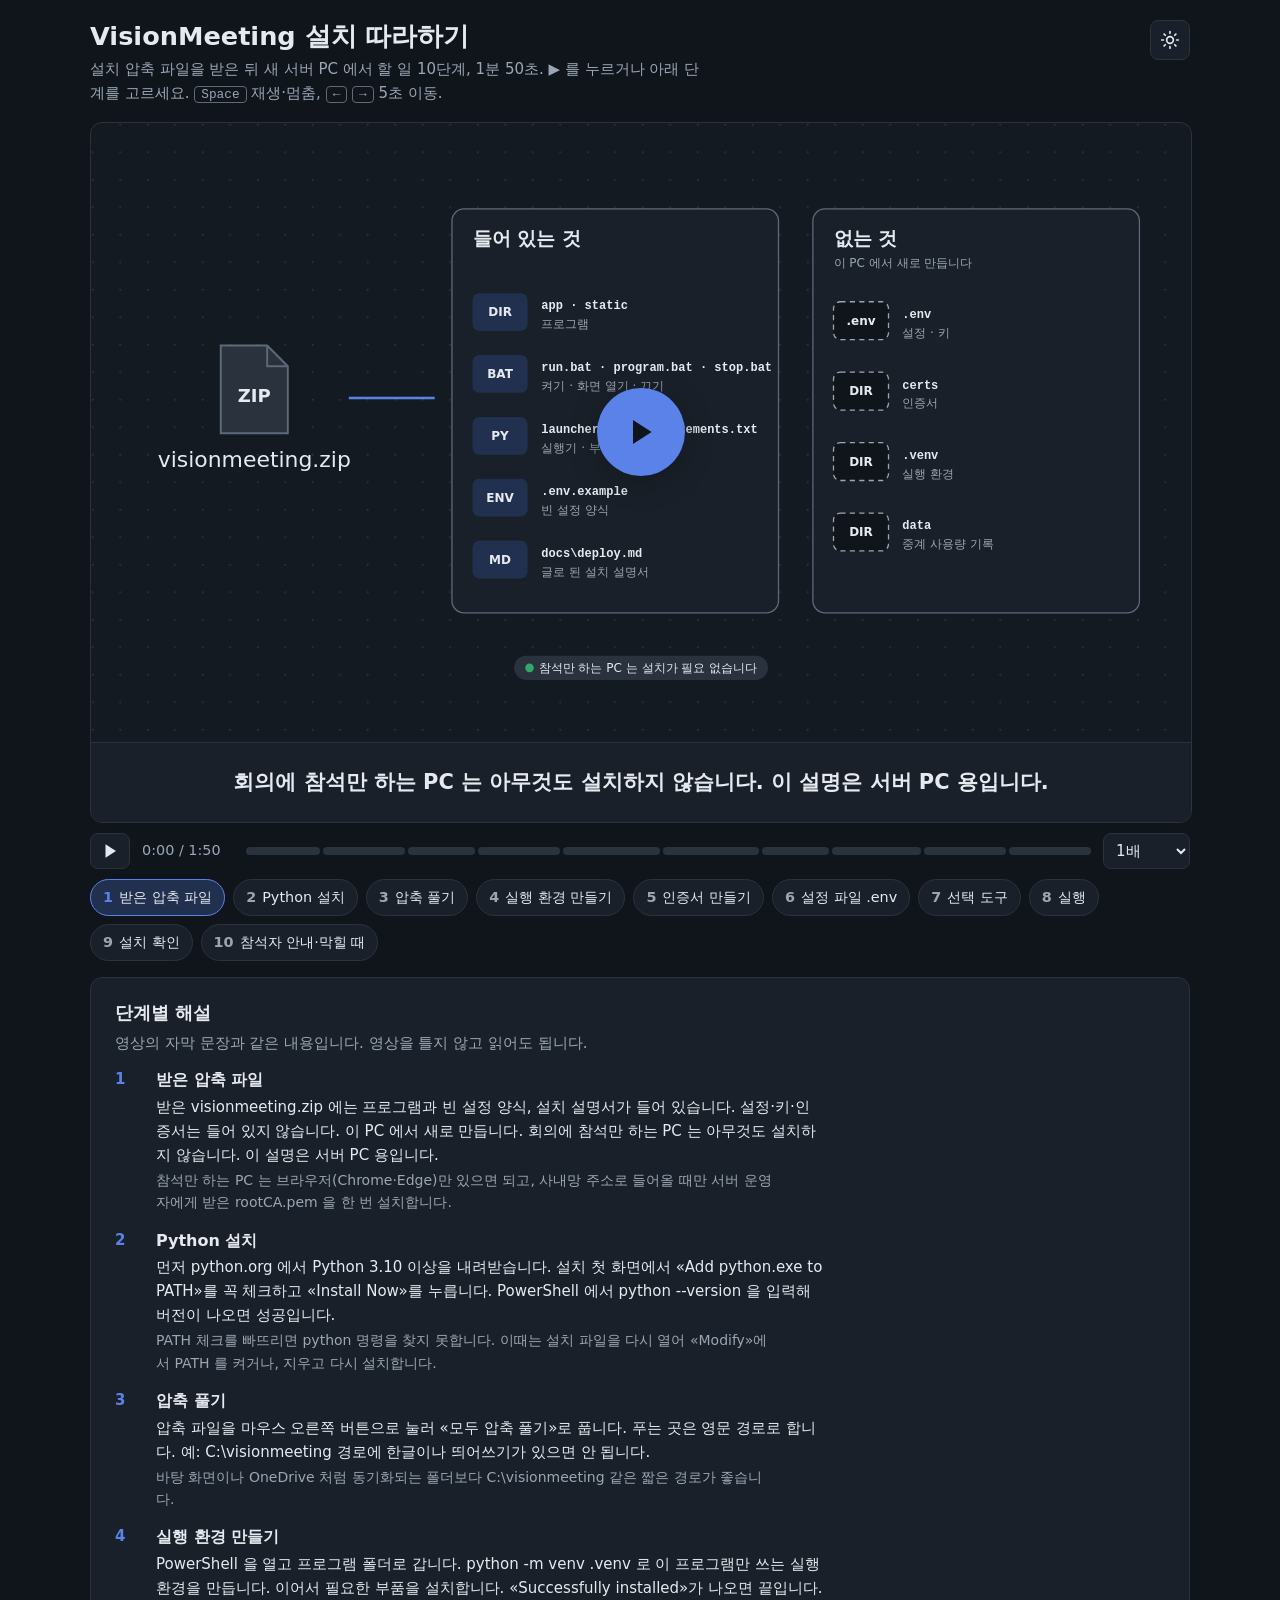
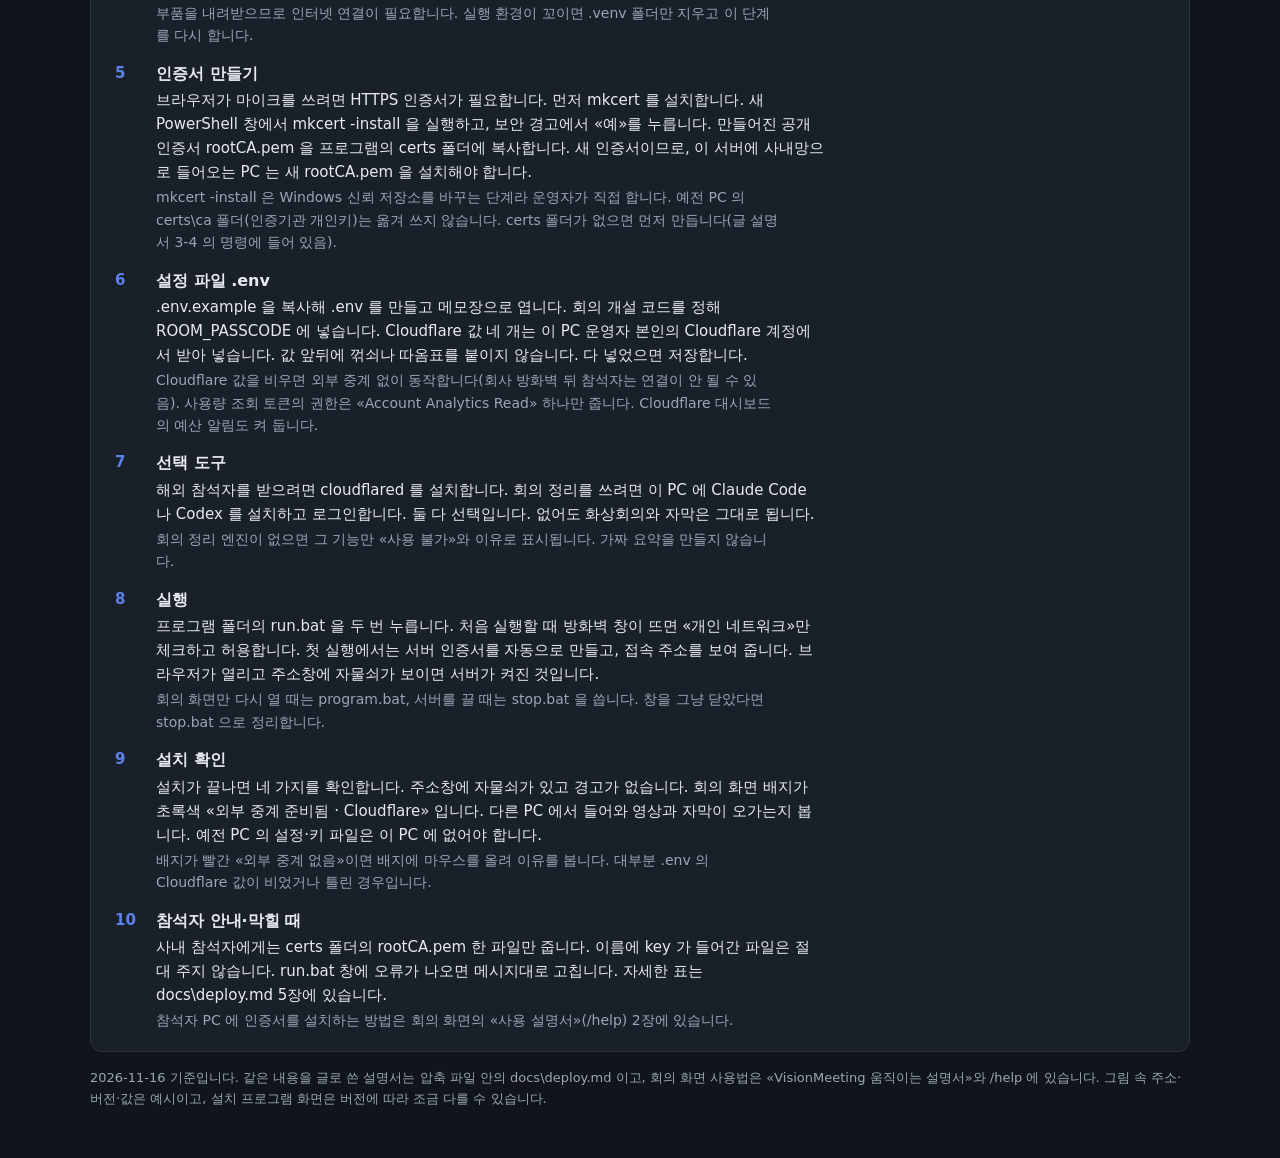
<file: docs/visionmeeting-install.html>
<!doctype html>
<html lang="ko">
<head>
<meta charset="utf-8">
<meta name="viewport" content="width=device-width, initial-scale=1, viewport-fit=cover">
<link rel="icon" type="image/svg+xml" href="[data-uri]">
<style>body{margin:0}[hidden]{display:none!important}</style>
</head>
<body>
<title>VisionMeeting 설치 따라하기</title>
<meta name="claude:viewport-fit-sides" content="cover">
<script>
  try {
    const saved = localStorage.getItem("visionmeeting-explainer-theme");
    if (saved === "light" || saved === "dark") document.documentElement.dataset.theme = saved;
  } catch (error) { /* 저장소를 못 쓰면 기본(어두운 테마) */ }
</script>
<style>
/* Layout: 머리 → 16:9 무대(프레임 단위 애니메이션, 자막 줄) + 재생 막대 → 장면 칩 → 장면별 해설(글).
   토큰은 프로젝트 DESIGN.md·static/style.css 값 그대로. 어두운 테마가 기본(Q22), 밝은 테마는 전환 버튼. */
:root {
  --bg: #10151C;
  --surface: #1A2029;
  --surface-2: #141A22;
  --surface-strong: #2A323D;
  --border: #2A323D;
  --border-strong: #5E6A79;
  --text: #E6EAF0;
  --text-dim: #9AA6B4;
  --accent: #5B82E8;
  --accent-soft: #22304F;
  --on-accent: #10151C;
  --ok: #2FA968;
  --warn: #C79A3A;
  --danger: #E4655F;
  --font: "Segoe UI", "Malgun Gothic", system-ui, sans-serif;
  --mono: "Cascadia Mono", Consolas, "D2Coding", ui-monospace, monospace;
  color-scheme: dark;
}
:root[data-theme="light"] {
  --bg: #eef2f7;
  --surface: #ffffff;
  --surface-2: #f6f8fb;
  --surface-strong: #e8eef7;
  --border: #d7dee8;
  --border-strong: #aeb9c8;
  --text: #172033;
  --text-dim: #5c6a7d;
  --accent: #3159d9;
  --accent-soft: #eaf0ff;
  --on-accent: #ffffff;
  --ok: #137a4e;
  --warn: #9a5700;
  --danger: #c63636;
  color-scheme: light;
}

html { background: var(--bg); }
body {
  background: var(--bg);
  color: var(--text);
  font: 15px/1.6 var(--font);
  padding-left: max(16px, env(safe-area-inset-left, 0px));
  padding-right: max(16px, env(safe-area-inset-right, 0px));
  padding-block: 20px 48px;
}
button, select { font: inherit; color: inherit; }
:focus-visible { outline: 2px solid var(--accent); outline-offset: 2px; }
.wrap { max-width: 1100px; margin: 0 auto; display: grid; gap: 16px; }

header { display: flex; gap: 16px; align-items: flex-start; justify-content: space-between; }
header .lead { min-width: 0; }
h1 { margin: 0; font-size: 1.6rem; line-height: 1.3; text-wrap: balance; }
.sub { margin: 4px 0 0; color: var(--text-dim); max-width: 65ch; }
.kbd { font-family: var(--mono); font-size: .85em; padding: 0 6px; border: 1px solid var(--border-strong); border-radius: 4px; }
.icon-btn {
  flex: none; width: 40px; height: 40px; display: grid; place-items: center;
  background: var(--surface); border: 1px solid var(--border); border-radius: 8px; cursor: pointer;
}
.icon-btn:hover { border-color: var(--border-strong); }
.icon { width: 20px; height: 20px; fill: none; stroke: currentColor; stroke-width: 2; stroke-linecap: round; stroke-linejoin: round; }

/* 무대 */
.player { display: grid; gap: 10px; }
/* 그림(16:9) 아래에 자막 띠를 따로 두어 그림을 가리지 않는다 */
.stage-wrap {
  width: 100%; max-width: 100%;
  background: var(--surface-2); border: 1px solid var(--border); border-radius: 12px; overflow: hidden;
  container-type: inline-size;
}
.screen { position: relative; }
#stage { display: block; width: 100%; height: auto; aspect-ratio: 16 / 9; }
.caption-line {
  margin: 0; min-height: 3.2em; display: flex; align-items: center; justify-content: center;
  border-top: 1px solid var(--border); background: var(--surface);
  color: var(--text); font-size: clamp(14px, 1.9cqw, 21px); font-weight: 600; line-height: 1.45;
  padding: .3em 1em; text-align: center; text-wrap: balance;
}
.big-play {
  position: absolute; left: 50%; top: 50%; transform: translate(-50%, -50%);
  width: clamp(56px, 9cqw, 88px); aspect-ratio: 1; border-radius: 50%; border: 0; cursor: pointer;
  background: var(--accent); color: var(--on-accent); display: grid; place-items: center;
  box-shadow: 0 6px 24px color-mix(in srgb, var(--bg) 60%, transparent);
}
.big-play .icon { width: 42%; height: 42%; fill: currentColor; stroke: none; }
.big-play.replay .icon { fill: none; stroke: currentColor; stroke-width: 2.4; }

.controls { display: flex; flex-wrap: wrap; align-items: center; gap: 10px 12px; }
.ctrl {
  height: 36px; min-width: 36px; padding: 0 10px; display: inline-flex; align-items: center; gap: 6px;
  background: var(--surface); border: 1px solid var(--border); border-radius: 8px; cursor: pointer;
}
.ctrl:hover { border-color: var(--border-strong); }
.ctrl .icon { width: 18px; height: 18px; }
.ctrl .icon.solid { fill: currentColor; stroke: none; }
.time { font-variant-numeric: tabular-nums; color: var(--text-dim); font-size: .9rem; min-width: 92px; }
.track {
  flex: 1 1 320px; min-width: 0; height: 28px; display: flex; gap: 3px; align-items: center;
  cursor: pointer; touch-action: none; border-radius: 6px;
}
.seg { position: relative; height: 8px; background: var(--surface-strong); border-radius: 4px; overflow: hidden; }
.seg.on { height: 12px; }
.seg i { position: absolute; inset: 0 auto 0 0; background: var(--accent); }
.speed { height: 36px; background: var(--surface); border: 1px solid var(--border); border-radius: 8px; padding: 0 8px; }

.chapters { display: flex; flex-wrap: wrap; gap: 8px; }
.chap {
  display: inline-flex; align-items: baseline; gap: 6px; padding: 6px 12px; cursor: pointer;
  background: var(--surface); border: 1px solid var(--border); border-radius: 999px; font-size: .9rem;
}
.chap b { font-variant-numeric: tabular-nums; color: var(--text-dim); font-weight: 600; }
.chap[aria-current="true"] { background: var(--accent-soft); border-color: var(--accent); }
.chap[aria-current="true"] b { color: var(--accent); }

/* 장면별 해설 */
.script { background: var(--surface); border: 1px solid var(--border); border-radius: 12px; padding: 20px 24px; }
.script h2 { margin: 0 0 4px; font-size: 1.15rem; }
.script > p { margin: 0 0 12px; color: var(--text-dim); }
.script ol { margin: 0; padding: 0; list-style: none; display: grid; gap: 14px; counter-reset: s; }
.script li { counter-increment: s; display: grid; grid-template-columns: 2.2em minmax(0, 1fr); gap: 0 8px; }
.script li::before { content: counter(s); font-weight: 700; color: var(--accent); font-variant-numeric: tabular-nums; }
.script h3 { margin: 0; font-size: 1rem; }
.script li p { margin: 2px 0 0; max-width: 70ch; }
.script .note { color: var(--text-dim); font-size: .875rem; }
footer { color: var(--text-dim); font-size: .8125rem; }

/* SVG 무대 안 — 색은 모두 토큰 */
.bg-dot { fill: var(--border); }
.f-surface { fill: var(--surface); } .f-bg { fill: var(--bg); } .f-strong { fill: var(--surface-strong); }
.f-soft { fill: var(--accent-soft); } .f-accent { fill: var(--accent); } .f-ok { fill: var(--ok); }
.f-warn { fill: var(--warn); } .f-danger { fill: var(--danger); } .f-text { fill: var(--text); }
.tile { fill: color-mix(in srgb, var(--text) 9%, var(--bg)); }
.s-line { stroke: var(--border-strong); stroke-width: 1.5; }
.s-accent { stroke: var(--accent); stroke-width: 2; }
.nofill { fill: none; }
.t { fill: var(--text); font-family: var(--font); }
.t-dim { fill: var(--text-dim); } .t-accent { fill: var(--accent); } .t-ok { fill: var(--ok); }
.t-warn { fill: var(--warn); } .t-danger { fill: var(--danger); }
.t-xl { font-size: 68px; font-weight: 700; letter-spacing: -0.5px; }
.t-lg { font-size: 32px; font-weight: 700; }
.t-md { font-size: 22px; font-weight: 600; }
.t-sm { font-size: 17px; font-weight: 500; }
.t-xs { font-size: 14px; font-weight: 500; }
.t-b { font-weight: 700; }
.mono { font-family: var(--mono); }
.chip-soft { fill: var(--accent-soft); } .chip-flat { fill: var(--surface-strong); }
.b-accent { fill: var(--accent); } .b-ghost { fill: var(--surface-strong); } .b-danger { fill: var(--danger); }
.b-off { fill: var(--surface-strong); opacity: .55; }
.bt-accent, .bt-danger { fill: var(--on-accent); font-weight: 700; }
.bt-ghost { fill: var(--text); font-weight: 600; } .bt-off { fill: var(--text-dim); }
.person { fill: var(--text-dim); opacity: .6; }
.wire { fill: none; stroke: var(--accent); stroke-width: 3; stroke-dasharray: 1; }
.wire.ok { stroke: var(--ok); }
.wire.dim { stroke: var(--text-dim); stroke-width: 2.5; }
.sig { fill: none; stroke: var(--text-dim); stroke-width: 2; stroke-dasharray: 6 7; }
.pkt { fill: var(--accent); } .pkt.ok { fill: var(--ok); } .pkt.dim { fill: var(--text-dim); }
.xmark { stroke: var(--danger); stroke-width: 7; stroke-linecap: round; }
.ripple { fill: none; stroke: var(--accent); stroke-width: 3; }
.cursor { fill: var(--text); stroke: var(--bg); stroke-width: 1.5; }
.wave { fill: none; stroke: var(--accent); stroke-width: 3; stroke-linecap: round; }
.interim { fill: var(--bg); stroke: var(--text-dim); stroke-width: 1.5; stroke-dasharray: 6 5; }
.final { fill: var(--surface); stroke: var(--accent); stroke-width: 2; }
.lock-arc { fill: none; stroke: var(--ok); stroke-width: 2.5; }
.check { fill: none; stroke: var(--on-accent); stroke-width: 3; stroke-linecap: round; stroke-linejoin: round; }
.split { fill: var(--border-strong); } .split.on { fill: var(--accent); }
.ring { fill: none; stroke: var(--warn); stroke-width: 3; }

[hidden] { display: none !important; }
@media (max-width: 640px) {
  .script { padding: 16px; }
  .time { min-width: 0; }
}
</style>

<svg width="0" height="0" style="position:absolute" aria-hidden="true">
  <symbol id="i-play" viewBox="0 0 24 24"><polygon points="6 3 20 12 6 21 6 3"></polygon></symbol>
  <symbol id="i-pause" viewBox="0 0 24 24"><rect x="6" y="4" width="4" height="16" rx="1"></rect><rect x="14" y="4" width="4" height="16" rx="1"></rect></symbol>
  <symbol id="i-replay" viewBox="0 0 24 24"><path d="M3 12a9 9 0 1 0 9-9 9.75 9.75 0 0 0-6.74 2.74L3 8"></path><path d="M3 3v5h5"></path></symbol>
  <symbol id="i-sun" viewBox="0 0 24 24"><circle cx="12" cy="12" r="4"></circle><path d="M12 2v2"></path><path d="M12 20v2"></path><path d="m4.93 4.93 1.41 1.41"></path><path d="m17.66 17.66 1.41 1.41"></path><path d="M2 12h2"></path><path d="M20 12h2"></path><path d="m6.34 17.66-1.41 1.41"></path><path d="m19.07 4.93-1.41 1.41"></path></symbol>
  <symbol id="i-moon" viewBox="0 0 24 24"><path d="M12 3a6 6 0 0 0 9 9 9 9 0 1 1-9-9Z"></path></symbol>
</svg>

<div class="wrap">
  <header>
    <div class="lead">
      <h1>VisionMeeting 설치 따라하기</h1>
      <p class="sub">설치 압축 파일을 받은 뒤 새 서버 PC 에서 할 일 10단계, 1분 50초. ▶ 를 누르거나 아래 단계를 고르세요.
        <span class="kbd">Space</span> 재생·멈춤, <span class="kbd">←</span> <span class="kbd">→</span> 5초 이동.</p>
    </div>
    <button type="button" class="icon-btn" id="theme-btn" aria-label="화면 테마 바꾸기" title="화면 테마 바꾸기">
      <svg class="icon"><use href="#i-sun"></use></svg>
    </button>
  </header>

  <section class="player" aria-label="설치 과정 영상">
    <div class="stage-wrap" id="stage-wrap">
      <div class="screen">
      <svg id="stage" viewBox="0 0 1280 720" role="img" aria-label="VisionMeeting 설치 과정을 보여 주는 움직이는 그림. 내용은 아래 단계별 해설과 같습니다.">
        <defs>
          <pattern id="dots" width="32" height="32" patternUnits="userSpaceOnUse"><circle cx="2" cy="2" r="1.2" class="bg-dot"></circle></pattern>
        </defs>
        <rect width="1280" height="720" fill="url(#dots)"></rect>
      </svg>
      <button type="button" class="big-play" id="big-play" aria-label="처음부터 재생">
        <svg class="icon"><use href="#i-play"></use></svg>
      </button>
      </div>
      <p class="caption-line" id="caption-line" aria-live="off">&nbsp;</p>
    </div>
    <div class="controls">
      <button type="button" class="ctrl" id="play-btn" aria-label="재생"><svg class="icon solid"><use href="#i-play"></use></svg></button>
      <span class="time" id="time">0:00 / 0:00</span>
      <div class="track" id="track" role="slider" tabindex="0" aria-label="재생 위치" aria-valuemin="0"></div>
      <select class="speed" id="speed" aria-label="재생 속도">
        <option value="0.75">0.75배</option>
        <option value="1" selected>1배</option>
        <option value="1.25">1.25배</option>
        <option value="1.5">1.5배</option>
      </select>
    </div>
    <nav class="chapters" id="chapters" aria-label="단계 고르기"></nav>
  </section>

  <section class="script" aria-labelledby="script-title">
    <h2 id="script-title">단계별 해설</h2>
    <p>영상의 자막 문장과 같은 내용입니다. 영상을 틀지 않고 읽어도 됩니다.</p>
    <ol id="script-list"></ol>
  </section>

  <footer>2026-11-16 기준입니다. 같은 내용을 글로 쓴 설명서는 압축 파일 안의 docs\deploy.md 이고, 회의 화면 사용법은 «VisionMeeting 움직이는 설명서»와 /help 에 있습니다.
    그림 속 주소·버전·값은 예시이고, 설치 프로그램 화면은 버전에 따라 조금 다를 수 있습니다.</footer>
</div>

<script>
(() => {
"use strict";
const FPS = 30;
const NS = "http://www.w3.org/2000/svg";

/* ---------- 프레임 계산 (Remotion 의 interpolate·spring 과 같은 생각: 모든 움직임은 프레임 번호의 함수) ---------- */
const clamp = (v, a, b) => Math.min(b, Math.max(a, v));
const E = {
  out: (t) => 1 - Math.pow(1 - t, 3),
  inOut: (t) => (t < 0.5 ? 4 * t * t * t : 1 - Math.pow(-2 * t + 2, 3) / 2),
  lin: (t) => t,
};
function interp(f, [a, b], [c, d], e = E.out) {
  if (b === a) return f < a ? c : d;
  return c + (d - c) * e(clamp((f - a) / (b - a), 0, 1));
}
function spring(t) {
  if (t <= 0) return 0;
  const sec = t / FPS, w0 = Math.sqrt(170), z = 14 / (2 * w0), wd = w0 * Math.sqrt(1 - z * z);
  return 1 - Math.exp(-z * w0 * sec) * (Math.cos(wd * sec) + (z * w0 / wd) * Math.sin(wd * sec));
}
function keys(f, list, e = E.inOut) {
  if (f <= list[0][0]) return [list[0][1], list[0][2]];
  for (let i = 1; i < list.length; i++) {
    const [t1, x1, y1] = list[i];
    if (f <= t1) {
      const [t0, x0, y0] = list[i - 1];
      const p = t1 === t0 ? 1 : e((f - t0) / (t1 - t0));
      return [x0 + (x1 - x0) * p, y0 + (y1 - y0) * p];
    }
  }
  const l = list[list.length - 1];
  return [l[1], l[2]];
}
const qpt = (a, c, b, t) => { const u = 1 - t; return [u * u * a[0] + 2 * u * t * c[0] + t * t * b[0], u * u * a[1] + 2 * u * t * c[1] + t * t * b[1]]; };
const lpt = (a, b, t) => [a[0] + (b[0] - a[0]) * t, a[1] + (b[1] - a[1]) * t];

/* ---------- SVG 도우미 ---------- */
function s(tag, attrs = {}, kids = []) {
  const n = document.createElementNS(NS, tag);
  for (const k in attrs) n.setAttribute(k, attrs[k]);
  for (const c of kids) if (c != null && c !== false) n.append(typeof c === "string" ? document.createTextNode(c) : c);
  return n;
}
const txt = (x, y, str, cls = "t t-sm", anchor = "middle") => s("text", { x, y, class: cls, "text-anchor": anchor }, [str]);
function at(n, x, y, sc = 1) { n.setAttribute("transform", `translate(${x.toFixed(1)} ${y.toFixed(1)}) scale(${Math.max(0, sc).toFixed(3)})`); }
function op(n, v) { n.setAttribute("opacity", clamp(v, 0, 1).toFixed(3)); }
function draw(p, v) { op(p, v > 0 ? 1 : 0); p.setAttribute("stroke-dashoffset", (1 - clamp(v, 0, 1)).toFixed(4)); }
function tw(str, size) {
  let w = 0;
  for (const ch of str) { const c = ch.codePointAt(0); w += c >= 0x2e80 ? size : ch === " " ? size * 0.3 : size * 0.58; }
  return w;
}
function pop(n, f, t0, x, y, base = 1) { const k = spring(f - t0); at(n, x, y, base * k); op(n, k * 3); }
function fadeUp(n, f, t0, x, y, len = 14) { const p = interp(f, [t0, t0 + len], [0, 1]); at(n, x, y + (1 - p) * 14); op(n, p); }
function typed(n, full, f, t0, t1) { n.textContent = full.slice(0, Math.round(interp(f, [t0, t1], [0, [...full].length], E.lin))); }

/* ---------- 부품 ---------- */
const DOT = { ok: "f-ok", warn: "f-warn", danger: "f-danger" };
const chipW = (text, kind) => tw(text, 14) + 28 + (DOT[kind] ? 16 : 0);
function chip(x, y, text, kind = "soft") {
  const w = chipW(text, kind), dot = DOT[kind];
  // 바깥 g 는 비워 두어 at()·pop() 이 움직이고, 안쪽 g 가 제자리를 갖는다.
  return s("g", {}, [s("g", { transform: `translate(${x} ${y})` }, [
    s("rect", { x: -w / 2, y: -14, width: w, height: 28, rx: 14, class: kind === "soft" ? "chip-soft" : "chip-flat" }),
    dot && s("circle", { cx: -w / 2 + 18, cy: 0, r: 5, class: dot }),
    txt(dot ? 8 : 0, 5, text, "t t-xs"),
  ])]);
}
const wrap = (...kids) => s("g", {}, kids);
function person() { return s("g", { class: "person" }, [s("circle", { cx: 0, cy: -14, r: 13 }), s("path", { d: "M-24,26 a24,22 0 0 1 48,0 z" })]); }
function pc(label, lang) {
  const screen = s("g");
  const g = s("g", {}, [
    s("rect", { x: -100, y: -80, width: 200, height: 130, rx: 10, class: "f-surface s-line" }),
    s("rect", { x: -90, y: -70, width: 180, height: 110, rx: 5, class: "tile" }),
    screen,
    s("rect", { x: -14, y: 50, width: 28, height: 14, class: "f-strong" }),
    s("rect", { x: -44, y: 64, width: 88, height: 8, rx: 4, class: "f-strong" }),
    label && txt(0, 102, label, "t t-md"),
    lang && chip(0, 130, lang),
  ]);
  return { g, screen };
}
function server(label) {
  return s("g", {}, [
    s("rect", { x: -48, y: -70, width: 96, height: 140, rx: 10, class: "f-surface s-line" }),
    ...[-48, -24, 0].map((y) => s("rect", { x: -32, y, width: 64, height: 14, rx: 3, class: "f-strong" })),
    s("circle", { cx: 26, cy: 48, r: 6, class: "f-ok" }),
    label && txt(0, 102, label, "t t-md"),
  ]);
}
function cloud(label) {
  return s("g", {}, [
    s("circle", { cx: -62, cy: 10, r: 40, class: "f-soft" }),
    s("circle", { cx: -12, cy: -16, r: 54, class: "f-soft" }),
    s("circle", { cx: 48, cy: 0, r: 44, class: "f-soft" }),
    s("circle", { cx: 86, cy: 22, r: 28, class: "f-soft" }),
    s("rect", { x: -100, y: 6, width: 214, height: 44, rx: 22, class: "f-soft" }),
    txt(4, 18, label, "t t-sm t-b"),
  ]);
}
function phone() {
  return s("g", {}, [
    s("rect", { x: -34, y: -64, width: 68, height: 128, rx: 12, class: "f-surface s-line" }),
    s("rect", { x: -28, y: -52, width: 56, height: 100, rx: 4, class: "tile" }),
    s("circle", { cx: 0, cy: 56, r: 3.5, class: "f-strong" }),
  ]);
}
function btn(label, w, kind = "accent") {
  const r = s("rect", { x: -w / 2, y: -20, width: w, height: 40, rx: 8, class: `b-${kind}` });
  const t = txt(0, 6, label, `t t-sm bt-${kind}`);
  const g = s("g", {}, [r, t]);
  g.kind = (k) => { r.setAttribute("class", `b-${k}`); t.setAttribute("class", `t t-sm bt-${k}`); };
  g.label = (l) => { if (t.textContent !== l) t.textContent = l; };
  return g;
}
function bubble(text) {
  const w = tw(text, 17) + 34;
  return s("g", {}, [
    s("rect", { x: -w / 2, y: -22, width: w, height: 42, rx: 12, class: "f-surface s-line" }),
    s("path", { d: "M-8,19 L0,30 L8,19 Z", class: "f-surface" }),
    txt(0, 6, text, "t t-sm"),
  ]);
}
function lock() {
  return s("g", {}, [s("path", { d: "M-6,-2 v-6 a6,6 0 0 1 12,0 v6", class: "lock-arc" }), s("rect", { x: -10, y: -3, width: 20, height: 16, rx: 3, class: "f-ok" })]);
}
function win(w, h, title) {
  return s("g", {}, [
    s("rect", { x: -w / 2, y: -h / 2, width: w, height: h, rx: 12, class: "f-surface s-line" }),
    s("rect", { x: -w / 2 + 1, y: -h / 2 + 1, width: w - 2, height: 36, rx: 11, class: "f-strong" }),
    ...[0, 1, 2].map((i) => s("circle", { cx: -w / 2 + 22 + i * 18, cy: -h / 2 + 19, r: 5, class: "f-bg" })),
    txt(-w / 2 + 84, -h / 2 + 25, title, "t t-xs t-dim", "start"),
  ]);
}
function fileIcon(ext, name) {
  return s("g", {}, [
    s("path", { d: "M-26,-34 h36 l16,16 v52 h-52 z", class: "f-strong s-line" }),
    s("path", { d: "M10,-34 v16 h16", class: "s-line nofill" }),
    txt(0, 10, ext, "t t-xs t-b"),
    name && txt(0, 60, name, "t t-sm"),
  ]);
}
function docLines(w, h) {
  const g = s("g", {}, [s("rect", { x: -w / 2, y: -h / 2, width: w, height: h, rx: 6, class: "f-surface s-line" })]);
  g.append(s("rect", { x: -w / 2 + w * 0.08, y: -h / 2 + h * 0.1, width: w * 0.5, height: h * 0.09, rx: 3, class: "f-accent" }));
  for (let i = 0; i < 4; i++) g.append(s("rect", { x: -w / 2 + w * 0.08, y: -h / 2 + h * (0.28 + i * 0.12), width: w * (i % 2 ? 0.5 : 0.62), height: h * 0.05, rx: 2, class: "f-strong" }));
  [0.5, 0.75, 0.35, 0.9].forEach((v, i) => g.append(s("rect", { x: w * 0.12 + i * w * 0.08, y: h * 0.38 - h * 0.5 * v, width: w * 0.05, height: h * 0.5 * v, class: i === 3 ? "f-ok" : "f-accent" })));
  return g;
}
function cursorG() { return s("path", { d: "M0,0 L0,27 L7,21 L12,32 L17,30 L12,19 L21,19 Z", class: "cursor" }); }
function useCursor(g, list, clicks) {
  const rip = clicks.map(() => { const c = s("circle", { r: 0, class: "ripple" }); g.append(c); return c; });
  const cur = cursorG(); g.append(cur);
  return (f) => {
    const [x, y] = keys(f, list);
    at(cur, x, y);
    op(cur, f < list[0][0] ? 0 : interp(f, [list[0][0], list[0][0] + 6], [0, 1]) * (f > list[list.length - 1][0] + 24 ? interp(f, [list[list.length - 1][0] + 24, list[list.length - 1][0] + 32], [1, 0]) : 1));
    clicks.forEach((t0, i) => {
      const [cx, cy] = keys(t0, list);
      const p = (f - t0) / 14;
      if (p < 0 || p > 1) { op(rip[i], 0); return; }
      rip[i].setAttribute("cx", cx); rip[i].setAttribute("cy", cy);
      rip[i].setAttribute("r", (4 + 24 * E.out(p)).toFixed(1));
      op(rip[i], 0.9 * (1 - p));
    });
  };
}
function press(n, f, t0, x, y, base = 1) { at(n, x, y, base * (1 - 0.07 * Math.sin(Math.PI * clamp((f - t0) / 8, 0, 1)))); }
function waves(g, x, y) {
  const arcs = [18, 32, 46].map((r) => { const a = s("path", { d: `M ${r * 0.7} ${-r * 0.7} A ${r} ${r} 0 0 1 ${r * 0.7} ${r * 0.7}`, class: "wave" }); return a; });
  const w = s("g", {}, arcs); at(w, x, y); g.append(w);
  return (f, on) => arcs.forEach((a, i) => op(a, on ? 0.25 + 0.75 * (Math.sin(f / 4 - i * 1.3) + 1) / 2 : 0));
}

/* ---------- 장면 ---------- */
const SCENES = [];

/* 설치 장면용 부품 */
function term(w, h, title) {
  const g = win(w, h, title);
  g.append(s("rect", { x: -w / 2 + 1, y: -h / 2 + 37, width: w - 2, height: h - 46, class: "f-bg" }));
  g.line = (i, cls = "t t-sm mono") => { const t = txt(-w / 2 + 22, -h / 2 + 70 + i * 34, "", cls, "start"); g.append(t); return t; };
  return g;
}
function folder(label) {
  return s("g", {}, [
    s("path", { d: "M-40,-28 h28 l8,8 h44 v52 h-80 z", class: "f-soft s-accent" }),
    label && txt(0, 58, label, "t t-sm"),
  ]);
}
function checkbox(label, size = "t-sm") {
  const box = s("rect", { x: 0, y: -11, width: 22, height: 22, rx: 5, class: "f-bg s-line" });
  const tick = s("path", { d: "M5,0 l5,5 l8,-10", class: "check" });
  const g = s("g", {}, [box, tick, label && txt(34, 6, label, `t ${size}`, "start")]);
  g.set = (on) => { box.setAttribute("class", on ? "f-accent" : "f-bg s-line"); op(tick, on ? 1 : 0); };
  return g;
}
function addrBar(url) {
  const lk = lock();
  const g = s("g", {}, [s("rect", { x: -280, y: -16, width: 560, height: 32, rx: 16, class: "f-bg" }), lk, txt(-236, 6, url, "t t-xs mono", "start")]);
  at(lk, -258, 2, 0.7);
  return g;
}
const out = (t, text, f, t0) => { t.textContent = f >= t0 ? text : ""; };

/* 1. 받은 압축 파일 */
SCENES.push({
  title: "받은 압축 파일", dur: 300,
  subs: [[0, "받은 visionmeeting.zip 에는 프로그램과 빈 설정 양식, 설치 설명서가 들어 있습니다."],
         [140, "설정·키·인증서는 들어 있지 않습니다. 이 PC 에서 새로 만듭니다."],
         [225, "회의에 참석만 하는 PC 는 아무것도 설치하지 않습니다. 이 설명은 서버 PC 용입니다."]],
  note: "참석만 하는 PC 는 브라우저(Chrome·Edge)만 있으면 되고, 사내망 주소로 들어올 때만 서버 운영자에게 받은 rootCA.pem 을 한 번 설치합니다.",
  build(g) {
    const zip = fileIcon("ZIP", "visionmeeting.zip"); g.append(zip);
    const arrow = s("path", { d: "M 300 320 L 400 320", pathLength: 1, class: "wire" }); g.append(arrow);
    const box = (title, sub) => wrap(s("rect", { x: 0, y: 0, width: 380, height: 470, rx: 14, class: "f-surface s-line" }),
      txt(24, 42, title, "t t-md", "start"), sub && txt(24, 68, sub, "t t-xs t-dim", "start"));
    const row = (b, tag, name, desc, dashed) => {
      const r = wrap(s("rect", { x: 0, y: -22, width: 64, height: 44, rx: 8, class: dashed ? "interim" : "f-soft" }),
        txt(32, 5, tag, "t t-xs t-b"), txt(80, -3, name, "t t-xs t-b mono", "start"), txt(80, 19, desc, "t t-xs t-dim", "start"));
      b.append(r); return r;
    };
    const inBox = box("들어 있는 것"); g.append(inBox);
    const inRows = [["DIR", "app · static", "프로그램"], ["BAT", "run.bat · program.bat · stop.bat", "켜기 · 화면 열기 · 끄기"],
      ["PY", "launcher.py · requirements.txt", "실행기 · 부품 목록"], ["ENV", ".env.example", "빈 설정 양식"], ["MD", "docs\\deploy.md", "글로 된 설치 설명서"]]
      .map(([a, b, c]) => row(inBox, a, b, c, false));
    const outBox = box("없는 것", "이 PC 에서 새로 만듭니다"); g.append(outBox);
    const outRows = [[".env", ".env", "설정 · 키"], ["DIR", "certs", "인증서"], ["DIR", ".venv", "실행 환경"], ["DIR", "data", "중계 사용량 기록"]]
      .map(([a, b, c]) => row(outBox, a, b, c, true));
    const note = chip(640, 634, "참석만 하는 PC 는 설치가 필요 없습니다", "ok"); g.append(note);
    return (f) => {
      pop(zip, f, 4, 190, 310, 1.5);
      draw(arrow, interp(f, [24, 40], [0, 1]));
      fadeUp(inBox, f, 30, 420, 100);
      inRows.forEach((r, i) => fadeUp(r, f, 44 + i * 12, 24, 120 + i * 72));
      fadeUp(outBox, f, 140, 840, 100);
      outRows.forEach((r, i) => fadeUp(r, f, 150 + i * 12, 24, 130 + i * 82));
      fadeUp(note, f, 228, 0, 0);
    };
  },
});

/* 2. Python 설치 */
SCENES.push({
  title: "Python 설치", dur: 330,
  subs: [[0, "먼저 python.org 에서 Python 3.10 이상을 내려받습니다."],
         [95, "설치 첫 화면에서 «Add python.exe to PATH»를 꼭 체크하고 «Install Now»를 누릅니다."],
         [240, "PowerShell 에서 python --version 을 입력해 버전이 나오면 성공입니다."]],
  note: "PATH 체크를 빠뜨리면 python 명령을 찾지 못합니다. 이때는 설치 파일을 다시 열어 «Modify»에서 PATH 를 켜거나, 지우고 다시 설치합니다.",
  build(g) {
    const br = win(600, 250, "python.org"); g.append(br);
    br.append(txt(0, -22, "Python 내려받기", "t t-lg"));
    const dl = btn("Download Python 3.x", 260); br.append(dl);
    const inst = win(540, 300, "Python 설치"); g.append(inst);
    inst.append(txt(-240, -78, "Install Python 3.x", "t t-md", "start"));
    const now = btn("Install Now", 220); inst.append(now);
    const prog = wrap(s("rect", { x: 0, y: -8, width: 480, height: 16, rx: 8, class: "f-strong" }));
    const progFill = s("rect", { x: 0, y: -8, width: 0, height: 16, rx: 8, class: "f-accent" }); prog.append(progFill);
    at(prog, -240, -10); inst.append(prog);
    const okText = txt(-240, 40, "설치 완료 · Setup was successful", "t t-sm t-b t-ok", "start"); inst.append(okText);
    const ring = s("rect", { x: -254, y: 70, width: 330, height: 40, rx: 8, class: "ring" }); inst.append(ring);
    const cb = checkbox("Add python.exe to PATH"); at(cb, -240, 90); inst.append(cb);
    const tm = term(600, 140, "PowerShell"); g.append(tm);
    const l0 = tm.line(0), l1 = tm.line(1, "t t-sm mono t-ok");
    const cursor = useCursor(g, [[10, 640, 600], [36, 400, 253], [100, 400, 253], [126, 671, 450], [150, 671, 450], [162, 790, 353]], [40, 130, 165]);
    return (f) => {
      pop(br, f, 4, 400, 210); op(br, spring(f - 4) * 3 * interp(f, [62, 80], [1, 0.45]));
      if (f >= 38) press(dl, f, 40, 0, 40); else at(dl, 0, 40);
      pop(inst, f, 62, 900, 360);
      cb.set(f >= 130);
      op(ring, f >= 95 && f < 130 ? 0.4 + 0.6 * (Math.sin(f / 4) + 1) / 2 : 0);
      if (f >= 163) press(now, f, 165, -110, -10); else at(now, -110, -10);
      op(now, f < 175 ? 1 : 0); op(prog, f >= 175 ? 1 : 0);
      progFill.setAttribute("width", interp(f, [175, 230], [0, 480], E.inOut).toFixed(1));
      op(okText, interp(f, [232, 240], [0, 1]));
      pop(tm, f, 244, 400, 590);
      typed(l0, "PS> python --version", f, 250, 272); out(l1, "Python 3.12.x", f, 282);
      cursor(f);
    };
  },
});

/* 3. 압축 풀기 */
SCENES.push({
  title: "압축 풀기", dur: 270,
  subs: [[0, "압축 파일을 마우스 오른쪽 버튼으로 눌러 «모두 압축 풀기»로 풉니다."],
         [100, "푸는 곳은 영문 경로로 합니다. 예: C:\\visionmeeting"],
         [175, "경로에 한글이나 띄어쓰기가 있으면 안 됩니다."]],
  note: "바탕 화면이나 OneDrive 처럼 동기화되는 폴더보다 C:\\visionmeeting 같은 짧은 경로가 좋습니다.",
  build(g) {
    const zip = fileIcon("ZIP", "visionmeeting.zip"); g.append(zip);
    const menu = wrap(s("rect", { x: 0, y: 0, width: 200, height: 96, rx: 8, class: "f-surface s-line" }),
      s("rect", { x: 4, y: 4, width: 192, height: 30, rx: 5, class: "f-soft" }),
      txt(16, 25, "모두 압축 풀기...", "t t-xs t-b", "start"), txt(16, 57, "열기", "t t-xs t-dim", "start"), txt(16, 83, "복사", "t t-xs t-dim", "start"));
    g.append(menu);
    const arrow = s("path", { d: "M 300 300 L 410 300", pathLength: 1, class: "wire" }); g.append(arrow);
    const dir = folder("C:\\visionmeeting"); g.append(dir);
    const minis = ["BAT", "PY", "ENV"].map((e) => { const m = fileIcon(e); g.append(m); return m; });
    const card = (text, kind, label) => {
      const w = 470;
      return wrap(s("rect", { x: -w / 2, y: -50, width: w, height: 100, rx: 12, class: kind === "ok" ? "final" : "f-surface s-line" }),
        txt(-w / 2 + 22, 8, text, "t t-sm t-b mono", "start"), chip(w / 2 - 70, 0, label, kind));
    };
    const good = card("C:\\visionmeeting", "ok", "좋음"); g.append(good);
    const bad = card("C:\\사용자\\바탕 화면\\비전 미팅", "danger", "안 됨"); g.append(bad);
    const badNote = txt(960, 500, "한글·띄어쓰기가 들어간 경로", "t t-xs t-danger"); g.append(badNote);
    const cursor = useCursor(g, [[5, 420, 520], [22, 190, 300], [30, 190, 300], [40, 262, 318]], [24, 42]);
    return (f) => {
      pop(zip, f, 4, 190, 300, 1.3);
      op(menu, f >= 26 && f < 50 ? 1 : 0); at(menu, 196, 300);
      draw(arrow, interp(f, [52, 70], [0, 1]));
      pop(dir, f, 66, 500, 300, 1.5);
      minis.forEach((m, i) => pop(m, f, 84 + i * 8, 430 + i * 70, 470, 0.6));
      fadeUp(good, f, 110, 960, 250);
      fadeUp(bad, f, 178, 960, 420);
      op(badNote, interp(f, [190, 200], [0, 1]));
      cursor(f);
    };
  },
});

/* 4. 실행 환경 만들기 */
SCENES.push({
  title: "실행 환경 만들기", dur: 330,
  subs: [[0, "PowerShell 을 열고 프로그램 폴더로 갑니다."],
         [42, "python -m venv .venv 로 이 프로그램만 쓰는 실행 환경을 만듭니다."],
         [98, "이어서 필요한 부품을 설치합니다. «Successfully installed»가 나오면 끝입니다."]],
  note: "부품을 내려받으므로 인터넷 연결이 필요합니다. 실행 환경이 꼬이면 .venv 폴더만 지우고 이 단계를 다시 합니다.",
  build(g) {
    const tm = term(1000, 400, "PowerShell"); g.append(tm);
    const L = [tm.line(0), tm.line(1), tm.line(2), tm.line(3, "t t-sm mono t-dim"), tm.line(4, "t t-sm mono t-dim"),
      tm.line(5, "t t-sm mono t-dim"), tm.line(6, "t t-sm mono t-dim"), tm.line(7, "t t-sm mono t-ok")];
    const venv = wrap(folder(".venv")); g.append(venv);
    const venvNote = chip(0, 0, "실행 환경 폴더가 생깁니다", "ok"); g.append(venvNote);
    const net = chip(400, 600, "인터넷 연결이 필요합니다"); g.append(net);
    return (f) => {
      pop(tm, f, 2, 640, 300);
      typed(L[0], "PS> cd C:\\visionmeeting", f, 10, 34);
      typed(L[1], "PS> python -m venv .venv", f, 44, 72);
      typed(L[2], "PS> .venv\\Scripts\\pip install -r requirements.txt", f, 100, 150);
      out(L[3], "Collecting fastapi==0.115.6", f, 160);
      out(L[4], "Collecting uvicorn[standard]==0.34.0", f, 172);
      out(L[5], "Collecting python-docx==1.2.0", f, 184);
      out(L[6], "…", f, 196);
      out(L[7], "Successfully installed fastapi uvicorn python-docx …", f, 222);
      pop(venv, f, 80, 960, 590, 0.9);
      pop(venvNote, f, 88, 1105, 600);
      fadeUp(net, f, 110, 0, 0);
    };
  },
});

/* 5. 인증서 만들기 */
SCENES.push({
  title: "인증서 만들기", dur: 390,
  subs: [[0, "브라우저가 마이크를 쓰려면 HTTPS 인증서가 필요합니다. 먼저 mkcert 를 설치합니다."],
         [95, "새 PowerShell 창에서 mkcert -install 을 실행하고, 보안 경고에서 «예»를 누릅니다."],
         [205, "만들어진 공개 인증서 rootCA.pem 을 프로그램의 certs 폴더에 복사합니다."],
         [315, "새 인증서이므로, 이 서버에 사내망으로 들어오는 PC 는 새 rootCA.pem 을 설치해야 합니다."]],
  note: "mkcert -install 은 Windows 신뢰 저장소를 바꾸는 단계라 운영자가 직접 합니다. 예전 PC 의 certs\\ca 폴더(인증기관 개인키)는 옮겨 쓰지 않습니다. certs 폴더가 없으면 먼저 만듭니다(글 설명서 3-4 의 명령에 들어 있음).",
  build(g) {
    const tm = term(700, 380, "PowerShell"); g.append(tm);
    const L = [tm.line(0), tm.line(1, "t t-sm mono t-ok"), tm.line(2), tm.line(3, "t t-sm mono t-ok"), tm.line(4)];
    const newWin = chip(410, 500, "설치 후 PowerShell 창을 새로 엽니다"); g.append(newWin);
    const dlg = win(470, 230, "보안 경고"); g.append(dlg);
    dlg.append(txt(-210, -40, "인증 기관(CA)의 인증서를", "t t-sm", "start"));
    dlg.append(txt(-210, -10, "설치하시겠습니까?", "t t-sm t-b", "start"));
    const yes = btn("예", 100); const no = btn("아니요", 100, "ghost"); dlg.append(yes); dlg.append(no); at(no, 180, 70);
    const dir = folder("certs"); g.append(dir);
    const fly = wrap(s("rect", { x: -54, y: -16, width: 108, height: 32, rx: 6, class: "f-soft s-accent" }), txt(0, 6, "rootCA.pem", "t t-xs t-b mono")); g.append(fly);
    const done = chip(0, 0, "rootCA.pem ✓", "ok"); g.append(done);
    const warn = chip(640, 668, "이 서버에 사내망으로 접속하는 PC 는 새 rootCA.pem 설치", "warn"); g.append(warn);
    const cursor = useCursor(g, [[140, 700, 520], [160, 1072, 293], [180, 1072, 293]], [166]);
    return (f) => {
      pop(tm, f, 2, 410, 270);
      typed(L[0], "PS> winget install FiloSottile.mkcert", f, 10, 44);
      out(L[1], "Successfully installed", f, 58);
      fadeUp(newWin, f, 70, 0, 0); op(newWin, interp(f, [70, 84], [0, 1]) * interp(f, [200, 214], [1, 0]));
      typed(L[2], "PS> mkcert -install", f, 100, 118);
      pop(dlg, f, 128, 1000, 220); op(dlg, spring(f - 128) * 3 * interp(f, [176, 186], [1, 0]));
      if (f >= 164) press(yes, f, 166, 70, 70); else at(yes, 70, 70);
      out(L[3], "The local CA is now installed in the system trust store!", f, 186);
      typed(L[4], "PS> Copy-Item \"$(mkcert -CAROOT)\\rootCA.pem\" certs\\rootCA.pem", f, 210, 262);
      pop(dir, f, 200, 1000, 500, 1.3);
      const [x, y] = qpt([520, 286], [800, 300], [1000, 500], interp(f, [268, 300], [0, 1], E.inOut));
      at(fly, x, y); op(fly, f >= 266 && f <= 302 ? 1 : 0);
      pop(done, f, 300, 1000, 600);
      fadeUp(warn, f, 318, 0, 0);
      cursor(f);
    };
  },
});

/* 6. 설정 파일 .env */
SCENES.push({
  title: "설정 파일 .env", dur: 390,
  subs: [[0, ".env.example 을 복사해 .env 를 만들고 메모장으로 엽니다."],
         [70, "회의 개설 코드를 정해 ROOM_PASSCODE 에 넣습니다."],
         [105, "Cloudflare 값 네 개는 이 PC 운영자 본인의 Cloudflare 계정에서 받아 넣습니다."],
         [225, "값 앞뒤에 꺾쇠나 따옴표를 붙이지 않습니다. 다 넣었으면 저장합니다."]],
  note: "Cloudflare 값을 비우면 외부 중계 없이 동작합니다(회사 방화벽 뒤 참석자는 연결이 안 될 수 있음). 사용량 조회 토큰의 권한은 «Account Analytics Read» 하나만 줍니다. Cloudflare 대시보드의 예산 알림도 켜 둡니다.",
  build(g) {
    const tm = term(620, 150, "PowerShell"); g.append(tm);
    const l0 = tm.line(0), l1 = tm.line(1);
    const pad = win(900, 400, ".env - 메모장"); g.append(pad);
    const title = pad.querySelector("text");
    const rows = [["ROOM_PASSCODE=", "●●●●●●", 75], ["CLOUDFLARE_TURN_KEY_ID=", "••••••••", 110], ["CLOUDFLARE_TURN_KEY_API_TOKEN=", "••••••••", 128],
      ["CLOUDFLARE_ACCOUNT_ID=", "••••••••", 146], ["CLOUDFLARE_API_TOKEN=", "••••••••", 164]];
    const vals = rows.map(([k], i) => {
      const y = -110 + i * 54;
      pad.append(txt(-424, y, k, "t t-sm mono t-dim", "start"));
      const v = txt(-424 + k.length * 10.2 + 4, y, "", "t t-sm mono t-b t-accent", "start"); pad.append(v); return v;
    });
    const notes = [chip(270, -116, "회의 개설 코드 · 직접 정함"), chip(270, -35, "TURN 키 · Realtime → TURN Server"), chip(270, 73, "사용량 조회 · 권한 Analytics Read 하나만")];
    notes.forEach((n) => pad.append(n));
    const own = chip(270, 150, "내 계정 값 · 예전 PC 의 키 아님", "warn"); pad.append(own);
    const noQuote = chip(450, 668, "값 앞뒤에 < > · 따옴표 붙이지 않기", "danger"); g.append(noQuote);
    const save = chip(900, 668, "Ctrl+S 로 저장", "ok"); g.append(save);
    return (f) => {
      pop(tm, f, 2, 360, 130);
      typed(l0, "PS> Copy-Item .env.example .env", f, 8, 34);
      typed(l1, "PS> notepad .env", f, 40, 55);
      pop(pad, f, 60, 760, 430);
      rows.forEach(([, v, t0], i) => typed(vals[i], v, f, t0, t0 + 16));
      fadeUp(notes[0], f, 80, 0, 0); fadeUp(notes[1], f, 118, 0, 0); fadeUp(notes[2], f, 156, 0, 0);
      fadeUp(own, f, 190, 0, 0);
      fadeUp(noQuote, f, 230, 0, 0);
      fadeUp(save, f, 300, 0, 0);
      title.textContent = f >= 75 && f < 304 ? "*.env - 메모장" : ".env - 메모장";
    };
  },
});

/* 7. 선택 도구 */
SCENES.push({
  title: "선택 도구", dur: 270,
  subs: [[0, "해외 참석자를 받으려면 cloudflared 를 설치합니다."],
         [95, "회의 정리를 쓰려면 이 PC 에 Claude Code 나 Codex 를 설치하고 로그인합니다."],
         [190, "둘 다 선택입니다. 없어도 화상회의와 자막은 그대로 됩니다."]],
  note: "회의 정리 엔진이 없으면 그 기능만 «사용 불가»와 이유로 표시됩니다. 가짜 요약을 만들지 않습니다.",
  build(g) {
    const card = (title, sub, icon, cmds, miss) => {
      const c = wrap(s("rect", { x: 0, y: 0, width: 480, height: 400, rx: 16, class: "f-surface s-line" }),
        txt(24, 44, title, "t t-md", "start"), txt(24, 70, sub, "t t-xs t-dim", "start"));
      at(icon, 240, 160); c.append(icon);
      c.append(s("rect", { x: 24, y: 236, width: 432, height: 32 + cmds.length * 26, rx: 8, class: "f-bg" }));
      cmds.forEach((t, i) => c.append(txt(40, 258 + i * 26, t, "t t-xs mono", "start")));
      c.append(chip(240, 360, miss, "warn"));
      g.append(c); return c;
    };
    const a = card("외부 참석 링크용", "해외·사내망 밖 참석자", cloud("터널"), ["winget install Cloudflare.cloudflared"], "없으면: 외부 참석 링크만 못 씀");
    const b = card("회의 정리(요약)용", "자막으로 회의 요약 만들기", docLines(150, 96), ["Claude Code 설치 → claude 로그인", "또는 npm i -g @openai/codex", "→ codex login"], "없으면: 회의 정리만 «사용 불가»");
    const okc = chip(640, 630, "화상회의·자막은 없어도 그대로 됩니다", "ok"); g.append(okc);
    return (f) => {
      fadeUp(a, f, 6, 140, 120);
      fadeUp(b, f, 98, 660, 120);
      fadeUp(okc, f, 192, 0, 0);
    };
  },
});

/* 8. 실행 */
SCENES.push({
  title: "실행", dur: 360,
  subs: [[0, "프로그램 폴더의 run.bat 을 두 번 누릅니다."],
         [50, "처음 실행할 때 방화벽 창이 뜨면 «개인 네트워크»만 체크하고 허용합니다."],
         [132, "첫 실행에서는 서버 인증서를 자동으로 만들고, 접속 주소를 보여 줍니다."],
         [250, "브라우저가 열리고 주소창에 자물쇠가 보이면 서버가 켜진 것입니다."]],
  note: "회의 화면만 다시 열 때는 program.bat, 서버를 끌 때는 stop.bat 을 씁니다. 창을 그냥 닫았다면 stop.bat 으로 정리합니다.",
  build(g) {
    g.append(s("rect", { x: 60, y: 90, width: 440, height: 530, rx: 14, class: "f-surface s-line" }));
    g.append(txt(84, 124, "C:\\visionmeeting", "t t-xs t-dim mono", "start"));
    const hi = s("rect", { x: 100, y: 290, width: 100, height: 110, rx: 10, class: "f-soft" }); g.append(hi);
    const icons = [[folder("app"), 150, 210], [folder("static"), 260, 210], [folder("docs"), 370, 210],
      [fileIcon("BAT", "run.bat"), 150, 340], [fileIcon("BAT", "program.bat"), 260, 340], [fileIcon("BAT", "stop.bat"), 370, 340],
      [fileIcon("PY", "launcher.py"), 150, 490], [fileIcon("ENV", ".env"), 260, 490], [fileIcon("TXT", "requirements"), 370, 490]];
    icons.forEach(([n, x, y]) => { at(n, x, y, 0.8); g.append(n); });
    const fw = win(560, 300, "Windows 보안 경고"); g.append(fw);
    fw.append(txt(-250, -80, "방화벽이 Python 의 일부 기능을 막았습니다", "t t-sm t-b", "start"));
    fw.append(txt(-250, -52, "이 앱이 통신할 네트워크를 고르세요", "t t-xs t-dim", "start"));
    const priv = checkbox("개인 네트워크 (회사·집)"); at(priv, -250, -6); fw.append(priv); priv.set(true);
    const pub = checkbox("공용 네트워크 (카페·공항)"); at(pub, -250, 40); fw.append(pub); pub.set(false);
    const allow = btn("액세스 허용", 150); fw.append(allow);
    const tm = term(600, 250, "VisionMeeting server"); g.append(tm);
    const L = [tm.line(0, "t t-sm mono t-dim"), tm.line(1), tm.line(2, "t t-sm mono t-ok"), tm.line(3, "t t-sm mono t-ok")];
    const br = win(600, 170, "브라우저");
    const ab = addrBar("https://localhost:8443"); at(ab, 0, -24); br.append(ab);
    br.append(txt(0, 40, "VisionMeeting", "t t-lg")); g.append(br);
    const cursor = useCursor(g, [[6, 520, 600], [26, 150, 340], [44, 150, 340], [96, 1030, 355], [112, 1030, 355]], [30, 38, 108]);
    return (f) => {
      op(hi, interp(f, [30, 36], [0, 1]) * interp(f, [70, 90], [1, 0]));
      pop(fw, f, 54, 880, 250); op(fw, spring(f - 54) * 3 * interp(f, [116, 126], [1, 0]));
      if (f >= 106) press(allow, f, 108, 150, 105); else at(allow, 150, 105);
      pop(tm, f, 128, 880, 300);
      typed(L[0], "… 기존 루트 인증기관으로 재발급합니다.", f, 138, 160);
      typed(L[1], "재발급 및 검증 완료.", f, 166, 178);
      typed(L[2], "내 PC 접속: https://localhost:8443", f, 186, 208);
      typed(L[3], "참가자 PC 접속: https://192.168.0.10:8443", f, 212, 236);
      pop(br, f, 250, 880, 548);
      cursor(f);
    };
  },
});

/* 9. 설치 확인 */
SCENES.push({
  title: "설치 확인", dur: 330,
  subs: [[0, "설치가 끝나면 네 가지를 확인합니다."],
         [35, "주소창에 자물쇠가 있고 경고가 없습니다."],
         [85, "회의 화면 배지가 초록색 «외부 중계 준비됨 · Cloudflare» 입니다."],
         [145, "다른 PC 에서 들어와 영상과 자막이 오가는지 봅니다."],
         [205, "예전 PC 의 설정·키 파일은 이 PC 에 없어야 합니다."]],
  note: "배지가 빨간 «외부 중계 없음»이면 배지에 마우스를 올려 이유를 봅니다. 대부분 .env 의 Cloudflare 값이 비었거나 틀린 경우입니다.",
  build(g) {
    g.append(s("rect", { x: 70, y: 90, width: 560, height: 530, rx: 14, class: "f-surface s-line" }));
    g.append(txt(96, 132, "설치 확인", "t t-md", "start"));
    const items = ["주소창에 자물쇠 · 경고 없음", "배지가 초록 «외부 중계 준비됨»", "다른 PC 와 영상·자막이 오감", "예전 PC 의 .env · certs\\ca · data 없음"];
    const Y = [200, 300, 400, 500], T = [40, 90, 150, 210];
    const boxes = items.map((t, i) => { const c = checkbox(t); at(c, 100, Y[i]); g.append(c); return c; });
    const ab = addrBar("https://localhost:8443"); g.append(ab);
    const badge = chip(0, 0, "외부 중계 준비됨 · Cloudflare", "ok"); g.append(badge);
    const pa = pc(null), pb = pc(null); [pa, pb].forEach((p) => { const pp = wrap(person()); p.screen.append(pp); at(pp, 0, -12); });
    const link = s("path", { d: "M 820 395 L 1040 395", pathLength: 1, class: "wire" });
    g.append(link); g.append(pa.g); g.append(pb.g);
    const pk = [0, 1].map(() => { const c = s("circle", { r: 5, class: "pkt" }); g.append(c); return c; });
    const capB = bubble("Hello · 안녕하세요"); g.append(capB);
    const gone = [chip(0, 0, ".env (예전 PC)", "plain"), chip(0, 0, "certs\\ca", "plain"), chip(0, 0, "data", "plain")];
    gone.forEach((c) => g.append(c));
    const strike = [0, 1, 2].map(() => { const l = s("rect", { height: 3, class: "f-danger" }); g.append(l); return l; });
    const none = chip(0, 0, "없음", "ok"); g.append(none);
    const gx = [760, 900, 1000];
    return (f) => {
      boxes.forEach((c, i) => c.set(f >= T[i]));
      fadeUp(ab, f, 36, 940, Y[0] - 6);
      pop(badge, f, 88, 940, Y[1] - 6);
      pop(pa.g, f, 146, 760, Y[2] - 4, 0.42); pop(pb.g, f, 152, 1100, Y[2] - 4, 0.42);
      draw(link, interp(f, [158, 176], [0, 1]));
      pk.forEach((c, k) => { if (f < 178) { op(c, 0); return; } const t = ((f - 178) / 40 + k / 2) % 1; c.setAttribute("cx", (820 + 220 * (k ? 1 - t : t)).toFixed(1)); c.setAttribute("cy", 395); op(c, 1); });
      pop(capB, f, 182, 930, 352);
      gone.forEach((c, i) => fadeUp(c, f, 206 + i * 6, gx[i], Y[3] - 6));
      strike.forEach((l, i) => {
        const w = [130, 92, 62][i]; l.setAttribute("x", gx[i] - w / 2); l.setAttribute("y", Y[3] - 7.5);
        l.setAttribute("width", (w * interp(f, [226 + i * 6, 238 + i * 6], [0, 1])).toFixed(1)); op(l, f >= 226 + i * 6 ? 1 : 0);
      });
      pop(none, f, 250, 1120, Y[3] - 6);
    };
  },
});

/* 10. 참석자 안내·막힐 때 */
SCENES.push({
  title: "참석자 안내·막힐 때", dur: 330,
  subs: [[0, "사내 참석자에게는 certs 폴더의 rootCA.pem 한 파일만 줍니다."],
         [100, "이름에 key 가 들어간 파일은 절대 주지 않습니다."],
         [170, "run.bat 창에 오류가 나오면 메시지대로 고칩니다. 자세한 표는 docs\\deploy.md 5장에 있습니다."]],
  note: "참석자 PC 에 인증서를 설치하는 방법은 회의 화면의 «사용 설명서»(/help) 2장에 있습니다.",
  build(g) {
    const ca = fileIcon("PEM", "rootCA.pem"); g.append(ca);
    const P = [[470, 170], [470, 320], [470, 470]];
    const wires = P.map(([x, y]) => { const p = s("path", { d: `M 220 300 L ${x - 50} ${y}`, pathLength: 1, class: "wire ok" }); g.append(p); return p; });
    const pcs = P.map(() => { const p = pc("참석자 PC"); const lk = lock(); p.screen.append(lk); at(lk, 0, -14, 1.6); g.append(p.g); return { g: p.g, lk }; });
    const key = fileIcon("KEY", "rootCA-key.pem"); g.append(key);
    const xm = wrap(s("line", { x1: -22, y1: -22, x2: 22, y2: 22, class: "xmark" }), s("line", { x1: 22, y1: -22, x2: -22, y2: 22, class: "xmark" })); g.append(xm);
    const never = chip(0, 0, "절대 주지 않음", "danger"); g.append(never);
    g.append(s("rect", { x: 640, y: 90, width: 580, height: 530, rx: 14, class: "f-surface s-line" }));
    g.append(txt(664, 132, "run.bat 창에 이런 말이 나오면", "t t-md", "start"));
    const errs = [["mkcert가 없습니다", "mkcert 설치 후 창을 새로 엽니다"], ["… 새 CA는 만들지 않습니다.", "mkcert -install 을 먼저 합니다"],
      ["… 기존 CA가 일치하지 않습니다", "이 PC 의 rootCA.pem 을 다시 복사합니다"], ["8443 포트를 다른 서비스가 사용 중", "그 프로그램을 끄고 다시 실행합니다"]]
      .map(([m, fix]) => { const r = wrap(txt(0, 0, m, "t t-xs mono t-danger", "start"), txt(0, 28, "→ " + fix, "t t-sm", "start")); g.append(r); return r; });
    const more = chip(930, 588, "자세한 표: docs\\deploy.md 5장"); g.append(more);
    return (f) => {
      pop(ca, f, 4, 170, 300, 1.2);
      wires.forEach((w, i) => draw(w, interp(f, [20 + i * 8, 46 + i * 8], [0, 1])));
      pcs.forEach(({ g: n, lk }, i) => { pop(n, f, 14 + i * 8, P[i][0], P[i][1], 0.42); op(lk, interp(f, [60 + i * 8, 70 + i * 8], [0, 1])); });
      pop(key, f, 100, 170, 500, 0.9);
      pop(xm, f, 116, 170, 486);
      pop(never, f, 124, 330, 500);
      errs.forEach((r, i) => fadeUp(r, f, 176 + i * 16, 664, 190 + i * 96));
      fadeUp(more, f, 250, 0, 0);
    };
  },
});

/* ---------- 재생기 ---------- */
const stage = document.getElementById("stage");
const capEl = document.getElementById("caption-line");
const bigPlay = document.getElementById("big-play");
const playBtn = document.getElementById("play-btn");
const timeEl = document.getElementById("time");
const track = document.getElementById("track");
const chapNav = document.getElementById("chapters");
const speedSel = document.getElementById("speed");

let total = 0;
for (const sc of SCENES) {
  sc.start = total; total += sc.dur;
  sc.g = s("g"); stage.append(sc.g);
  sc.update = sc.build(sc.g);
  sc.g.style.display = "none";
}
const TOTAL = total;
const POSTER = 280; // 1장 다 그려진 장면을 표지로
track.setAttribute("aria-valuemax", String(Math.round(TOTAL / FPS)));

const segs = SCENES.map((sc) => { const d = document.createElement("div"); d.className = "seg"; d.style.flex = `${sc.dur} 1 0`; const i = document.createElement("i"); d.append(i); track.append(d); return { d, i }; });
const chaps = SCENES.map((sc, k) => {
  const b = document.createElement("button"); b.type = "button"; b.className = "chap";
  b.innerHTML = `<b>${k + 1}</b><span></span>`; b.lastChild.textContent = sc.title;
  b.addEventListener("click", () => { seek(sc.start); play(); });
  chapNav.append(b); return b;
});
const list = document.getElementById("script-list");
for (const sc of SCENES) {
  const li = document.createElement("li");
  const box = document.createElement("div");
  const h = document.createElement("h3"); h.textContent = sc.title;
  const p = document.createElement("p"); p.textContent = sc.subs.map(([, t]) => t).join(" ");
  box.append(h, p);
  if (sc.note) { const n = document.createElement("p"); n.className = "note"; n.textContent = sc.note; box.append(n); }
  li.append(box); list.append(li);
}

let frame = POSTER, playing = false, started = false, speed = 1, last = 0, current = -1, lastSub = null;
const fmt = (sec) => `${Math.floor(sec / 60)}:${String(Math.floor(sec % 60)).padStart(2, "0")}`;
function sceneAt(f) { for (let i = SCENES.length - 1; i >= 0; i--) if (f >= SCENES[i].start) return i; return 0; }

function render() {
  const f = Math.floor(frame), i = sceneAt(f), sc = SCENES[i];
  if (i !== current) {
    if (current >= 0) SCENES[current].g.style.display = "none";
    sc.g.style.display = ""; current = i;
    chaps.forEach((b, k) => b.setAttribute("aria-current", k === i ? "true" : "false"));
  }
  const lf = f - sc.start;
  let o = 1;
  if (i > 0) o = Math.min(o, interp(lf, [0, 8], [0, 1], E.lin));
  if (i < SCENES.length - 1) o = Math.min(o, interp(lf, [sc.dur - 8, sc.dur], [1, 0], E.lin));
  op(sc.g, o);
  sc.update(lf);
  let sub = ""; for (const [t, line] of sc.subs) if (lf >= t) sub = line;
  if (sub !== lastSub) { capEl.textContent = sub || " "; lastSub = sub; }
  const shown = started ? f : 0;
  segs.forEach(({ d, i: bar }, k) => {
    const s0 = SCENES[k];
    bar.style.width = `${clamp((shown - s0.start) / s0.dur, 0, 1) * 100}%`;
    d.classList.toggle("on", started && k === i);
  });
  timeEl.textContent = `${fmt(shown / FPS)} / ${fmt(TOTAL / FPS)}`;
  track.setAttribute("aria-valuenow", String(Math.round(shown / FPS)));
  track.setAttribute("aria-valuetext", `${fmt(shown / FPS)}, ${sc.title}`);
}
function syncUi() {
  const atEnd = frame >= TOTAL - 1;
  playBtn.innerHTML = `<svg class="icon ${playing || !atEnd ? "solid" : ""}"><use href="#i-${playing ? "pause" : atEnd ? "replay" : "play"}"></use></svg>`;
  playBtn.setAttribute("aria-label", playing ? "멈춤" : atEnd ? "다시 보기" : "재생");
  const showBig = !playing && (!started || atEnd);
  bigPlay.hidden = !showBig;
  bigPlay.classList.toggle("replay", atEnd);
  bigPlay.innerHTML = `<svg class="icon"><use href="#i-${atEnd ? "replay" : "play"}"></use></svg>`;
  bigPlay.setAttribute("aria-label", atEnd ? "다시 보기" : "처음부터 재생");
}
function tick(now) {
  if (!playing) return;
  const dt = Math.min(100, now - last); last = now;
  frame += dt / 1000 * FPS * speed;
  if (frame >= TOTAL - 1) { frame = TOTAL - 1; playing = false; render(); syncUi(); return; }
  render(); requestAnimationFrame(tick);
}
function play() {
  if (playing) return;
  if (!started || frame >= TOTAL - 1) frame = 0;
  started = true; playing = true; last = performance.now();
  render(); syncUi(); requestAnimationFrame(tick);
}
function pause() { playing = false; syncUi(); }
function toggle() { playing ? pause() : play(); }
function seek(f) { started = true; frame = clamp(f, 0, TOTAL - 1); render(); syncUi(); }

playBtn.addEventListener("click", toggle);
bigPlay.addEventListener("click", play);
speedSel.addEventListener("change", () => { speed = Number(speedSel.value) || 1; });
let dragging = false;
const seekX = (e) => { const r = track.getBoundingClientRect(); seek(clamp((e.clientX - r.left) / r.width, 0, 1) * (TOTAL - 1)); };
track.addEventListener("pointerdown", (e) => { dragging = true; track.setPointerCapture(e.pointerId); seekX(e); });
track.addEventListener("pointermove", (e) => { if (dragging) seekX(e); });
track.addEventListener("pointerup", () => { dragging = false; });
track.addEventListener("pointercancel", () => { dragging = false; });
document.addEventListener("keydown", (e) => {
  const tag = e.target.tagName;
  if (tag === "BUTTON" || tag === "SELECT" || tag === "INPUT" || e.altKey || e.ctrlKey || e.metaKey) return;
  if (e.key === " ") { e.preventDefault(); toggle(); }
  else if (e.key === "ArrowRight") { e.preventDefault(); seek((started ? frame : 0) + 5 * FPS); }
  else if (e.key === "ArrowLeft") { e.preventDefault(); seek((started ? frame : 0) - 5 * FPS); }
  else if (e.key === "Home" && e.target === track) { e.preventDefault(); seek(0); }
  else if (e.key === "End" && e.target === track) { e.preventDefault(); seek(TOTAL - 1); }
});

/* 테마 전환 — 선택은 이 브라우저에만 기억 */
const themeBtn = document.getElementById("theme-btn");
function syncTheme() {
  const dark = document.documentElement.dataset.theme !== "light";
  themeBtn.innerHTML = `<svg class="icon"><use href="#i-${dark ? "sun" : "moon"}"></use></svg>`;
  themeBtn.setAttribute("aria-label", dark ? "밝은 화면으로 바꾸기" : "어두운 화면으로 바꾸기");
  themeBtn.title = themeBtn.getAttribute("aria-label");
}
themeBtn.addEventListener("click", () => {
  const next = document.documentElement.dataset.theme === "light" ? "dark" : "light";
  document.documentElement.dataset.theme = next;
  try { localStorage.setItem("visionmeeting-explainer-theme", next); } catch (error) { /* 기억 못 해도 전환은 된다 */ }
  syncTheme();
});
syncTheme();
render(); syncUi();
})();
</script>
</body>
</html>
</file>
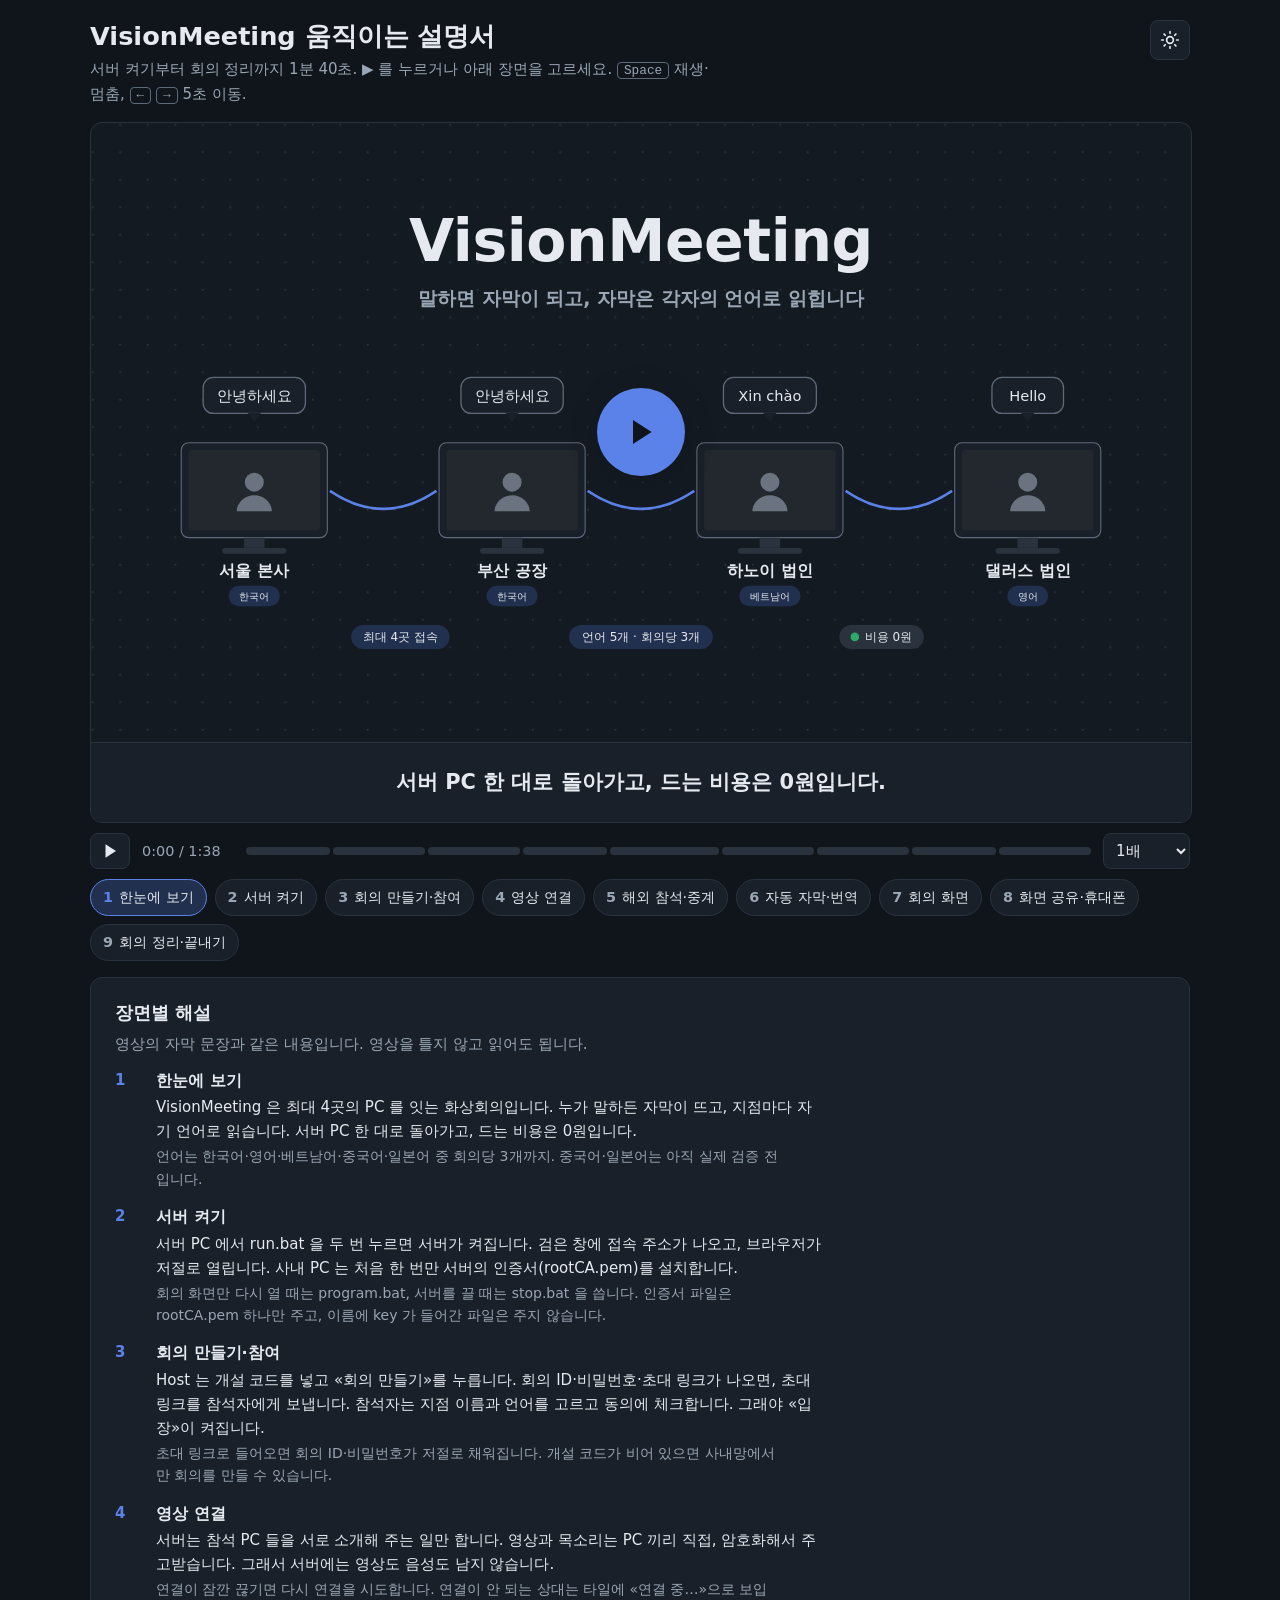
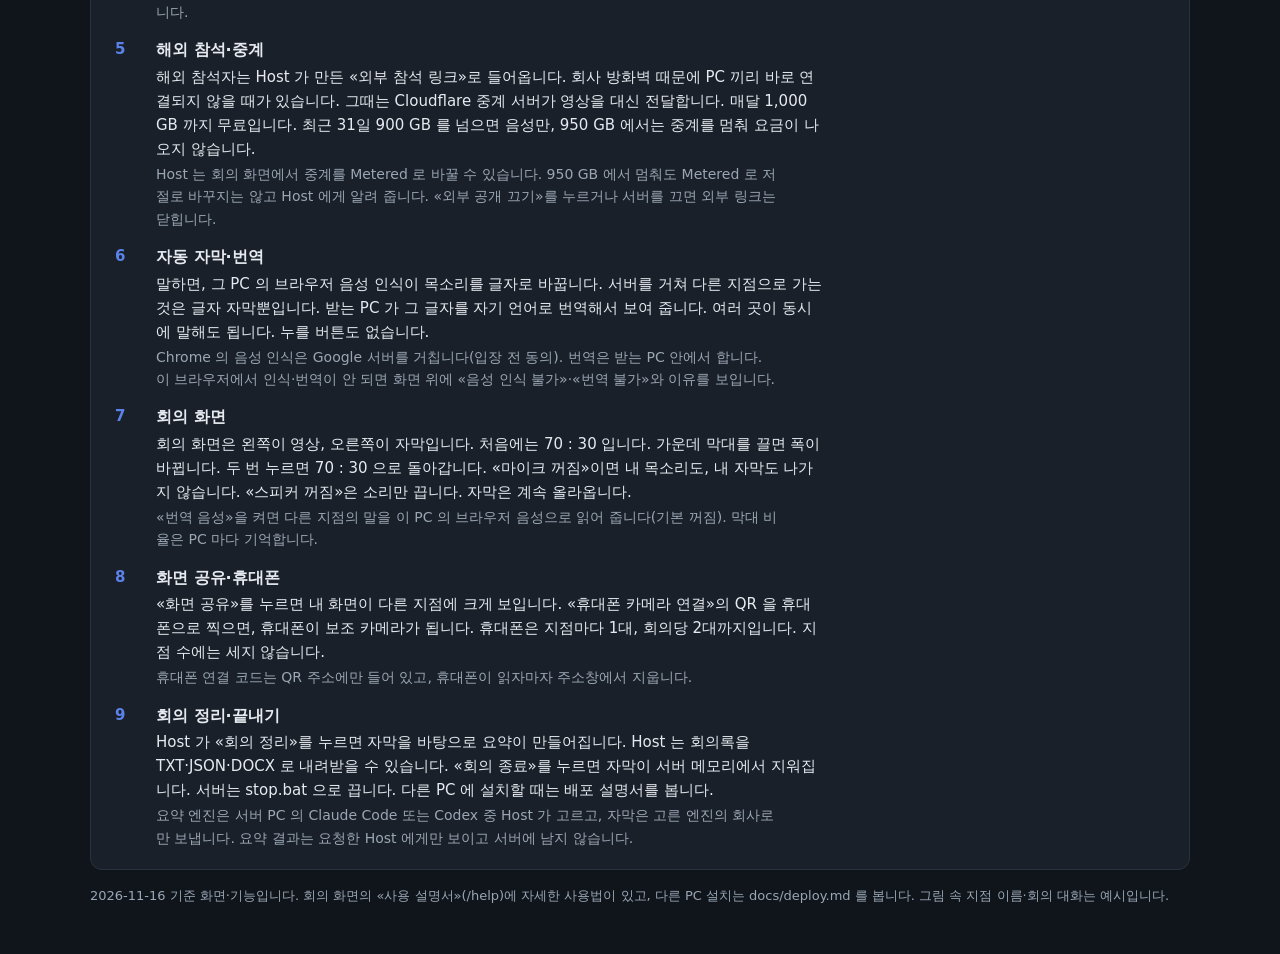
<file: docs/visionmeeting-video.html>
<!doctype html>
<html lang="ko">
<head>
<meta charset="utf-8">
<meta name="viewport" content="width=device-width, initial-scale=1, viewport-fit=cover">
<link rel="icon" type="image/svg+xml" href="[data-uri]">
<style>body{margin:0}[hidden]{display:none!important}</style>
</head>
<body>
<title>VisionMeeting 움직이는 설명서</title>
<meta name="claude:viewport-fit-sides" content="cover">
<script>
  try {
    const saved = localStorage.getItem("visionmeeting-explainer-theme");
    if (saved === "light" || saved === "dark") document.documentElement.dataset.theme = saved;
  } catch (error) { /* 저장소를 못 쓰면 기본(어두운 테마) */ }
</script>
<style>
/* Layout: 머리 → 16:9 무대(프레임 단위 애니메이션, 자막 줄) + 재생 막대 → 장면 칩 → 장면별 해설(글).
   토큰은 프로젝트 DESIGN.md·static/style.css 값 그대로. 어두운 테마가 기본(Q22), 밝은 테마는 전환 버튼. */
:root {
  --bg: #10151C;
  --surface: #1A2029;
  --surface-2: #141A22;
  --surface-strong: #2A323D;
  --border: #2A323D;
  --border-strong: #5E6A79;
  --text: #E6EAF0;
  --text-dim: #9AA6B4;
  --accent: #5B82E8;
  --accent-soft: #22304F;
  --on-accent: #10151C;
  --ok: #2FA968;
  --warn: #C79A3A;
  --danger: #E4655F;
  --font: "Segoe UI", "Malgun Gothic", system-ui, sans-serif;
  --mono: "Cascadia Mono", Consolas, "D2Coding", ui-monospace, monospace;
  color-scheme: dark;
}
:root[data-theme="light"] {
  --bg: #eef2f7;
  --surface: #ffffff;
  --surface-2: #f6f8fb;
  --surface-strong: #e8eef7;
  --border: #d7dee8;
  --border-strong: #aeb9c8;
  --text: #172033;
  --text-dim: #5c6a7d;
  --accent: #3159d9;
  --accent-soft: #eaf0ff;
  --on-accent: #ffffff;
  --ok: #137a4e;
  --warn: #9a5700;
  --danger: #c63636;
  color-scheme: light;
}

html { background: var(--bg); }
body {
  background: var(--bg);
  color: var(--text);
  font: 15px/1.6 var(--font);
  padding-left: max(16px, env(safe-area-inset-left, 0px));
  padding-right: max(16px, env(safe-area-inset-right, 0px));
  padding-block: 20px 48px;
}
button, select { font: inherit; color: inherit; }
:focus-visible { outline: 2px solid var(--accent); outline-offset: 2px; }
.wrap { max-width: 1100px; margin: 0 auto; display: grid; gap: 16px; }

header { display: flex; gap: 16px; align-items: flex-start; justify-content: space-between; }
header .lead { min-width: 0; }
h1 { margin: 0; font-size: 1.6rem; line-height: 1.3; text-wrap: balance; }
.sub { margin: 4px 0 0; color: var(--text-dim); max-width: 65ch; }
.kbd { font-family: var(--mono); font-size: .85em; padding: 0 6px; border: 1px solid var(--border-strong); border-radius: 4px; }
.icon-btn {
  flex: none; width: 40px; height: 40px; display: grid; place-items: center;
  background: var(--surface); border: 1px solid var(--border); border-radius: 8px; cursor: pointer;
}
.icon-btn:hover { border-color: var(--border-strong); }
.icon { width: 20px; height: 20px; fill: none; stroke: currentColor; stroke-width: 2; stroke-linecap: round; stroke-linejoin: round; }

/* 무대 */
.player { display: grid; gap: 10px; }
/* 그림(16:9) 아래에 자막 띠를 따로 두어 그림을 가리지 않는다 */
.stage-wrap {
  width: 100%; max-width: 100%;
  background: var(--surface-2); border: 1px solid var(--border); border-radius: 12px; overflow: hidden;
  container-type: inline-size;
}
.screen { position: relative; }
#stage { display: block; width: 100%; height: auto; aspect-ratio: 16 / 9; }
.caption-line {
  margin: 0; min-height: 3.2em; display: flex; align-items: center; justify-content: center;
  border-top: 1px solid var(--border); background: var(--surface);
  color: var(--text); font-size: clamp(14px, 1.9cqw, 21px); font-weight: 600; line-height: 1.45;
  padding: .3em 1em; text-align: center; text-wrap: balance;
}
.big-play {
  position: absolute; left: 50%; top: 50%; transform: translate(-50%, -50%);
  width: clamp(56px, 9cqw, 88px); aspect-ratio: 1; border-radius: 50%; border: 0; cursor: pointer;
  background: var(--accent); color: var(--on-accent); display: grid; place-items: center;
  box-shadow: 0 6px 24px color-mix(in srgb, var(--bg) 60%, transparent);
}
.big-play .icon { width: 42%; height: 42%; fill: currentColor; stroke: none; }
.big-play.replay .icon { fill: none; stroke: currentColor; stroke-width: 2.4; }

.controls { display: flex; flex-wrap: wrap; align-items: center; gap: 10px 12px; }
.ctrl {
  height: 36px; min-width: 36px; padding: 0 10px; display: inline-flex; align-items: center; gap: 6px;
  background: var(--surface); border: 1px solid var(--border); border-radius: 8px; cursor: pointer;
}
.ctrl:hover { border-color: var(--border-strong); }
.ctrl .icon { width: 18px; height: 18px; }
.ctrl .icon.solid { fill: currentColor; stroke: none; }
.time { font-variant-numeric: tabular-nums; color: var(--text-dim); font-size: .9rem; min-width: 92px; }
.track {
  flex: 1 1 320px; min-width: 0; height: 28px; display: flex; gap: 3px; align-items: center;
  cursor: pointer; touch-action: none; border-radius: 6px;
}
.seg { position: relative; height: 8px; background: var(--surface-strong); border-radius: 4px; overflow: hidden; }
.seg.on { height: 12px; }
.seg i { position: absolute; inset: 0 auto 0 0; background: var(--accent); }
.speed { height: 36px; background: var(--surface); border: 1px solid var(--border); border-radius: 8px; padding: 0 8px; }

.chapters { display: flex; flex-wrap: wrap; gap: 8px; }
.chap {
  display: inline-flex; align-items: baseline; gap: 6px; padding: 6px 12px; cursor: pointer;
  background: var(--surface); border: 1px solid var(--border); border-radius: 999px; font-size: .9rem;
}
.chap b { font-variant-numeric: tabular-nums; color: var(--text-dim); font-weight: 600; }
.chap[aria-current="true"] { background: var(--accent-soft); border-color: var(--accent); }
.chap[aria-current="true"] b { color: var(--accent); }

/* 장면별 해설 */
.script { background: var(--surface); border: 1px solid var(--border); border-radius: 12px; padding: 20px 24px; }
.script h2 { margin: 0 0 4px; font-size: 1.15rem; }
.script > p { margin: 0 0 12px; color: var(--text-dim); }
.script ol { margin: 0; padding: 0; list-style: none; display: grid; gap: 14px; counter-reset: s; }
.script li { counter-increment: s; display: grid; grid-template-columns: 2.2em minmax(0, 1fr); gap: 0 8px; }
.script li::before { content: counter(s); font-weight: 700; color: var(--accent); font-variant-numeric: tabular-nums; }
.script h3 { margin: 0; font-size: 1rem; }
.script li p { margin: 2px 0 0; max-width: 70ch; }
.script .note { color: var(--text-dim); font-size: .875rem; }
footer { color: var(--text-dim); font-size: .8125rem; }

/* SVG 무대 안 — 색은 모두 토큰 */
.bg-dot { fill: var(--border); }
.f-surface { fill: var(--surface); } .f-bg { fill: var(--bg); } .f-strong { fill: var(--surface-strong); }
.f-soft { fill: var(--accent-soft); } .f-accent { fill: var(--accent); } .f-ok { fill: var(--ok); }
.f-warn { fill: var(--warn); } .f-danger { fill: var(--danger); } .f-text { fill: var(--text); }
.tile { fill: color-mix(in srgb, var(--text) 9%, var(--bg)); }
.s-line { stroke: var(--border-strong); stroke-width: 1.5; }
.s-accent { stroke: var(--accent); stroke-width: 2; }
.nofill { fill: none; }
.t { fill: var(--text); font-family: var(--font); }
.t-dim { fill: var(--text-dim); } .t-accent { fill: var(--accent); } .t-ok { fill: var(--ok); }
.t-warn { fill: var(--warn); } .t-danger { fill: var(--danger); }
.t-xl { font-size: 68px; font-weight: 700; letter-spacing: -0.5px; }
.t-lg { font-size: 32px; font-weight: 700; }
.t-md { font-size: 22px; font-weight: 600; }
.t-sm { font-size: 17px; font-weight: 500; }
.t-xs { font-size: 14px; font-weight: 500; }
.t-b { font-weight: 700; }
.mono { font-family: var(--mono); }
.chip-soft { fill: var(--accent-soft); } .chip-flat { fill: var(--surface-strong); }
.b-accent { fill: var(--accent); } .b-ghost { fill: var(--surface-strong); } .b-danger { fill: var(--danger); }
.b-off { fill: var(--surface-strong); opacity: .55; }
.bt-accent, .bt-danger { fill: var(--on-accent); font-weight: 700; }
.bt-ghost { fill: var(--text); font-weight: 600; } .bt-off { fill: var(--text-dim); }
.person { fill: var(--text-dim); opacity: .6; }
.wire { fill: none; stroke: var(--accent); stroke-width: 3; stroke-dasharray: 1; }
.wire.ok { stroke: var(--ok); }
.wire.dim { stroke: var(--text-dim); stroke-width: 2.5; }
.sig { fill: none; stroke: var(--text-dim); stroke-width: 2; stroke-dasharray: 6 7; }
.pkt { fill: var(--accent); } .pkt.ok { fill: var(--ok); } .pkt.dim { fill: var(--text-dim); }
.xmark { stroke: var(--danger); stroke-width: 7; stroke-linecap: round; }
.ripple { fill: none; stroke: var(--accent); stroke-width: 3; }
.cursor { fill: var(--text); stroke: var(--bg); stroke-width: 1.5; }
.wave { fill: none; stroke: var(--accent); stroke-width: 3; stroke-linecap: round; }
.interim { fill: var(--bg); stroke: var(--text-dim); stroke-width: 1.5; stroke-dasharray: 6 5; }
.final { fill: var(--surface); stroke: var(--accent); stroke-width: 2; }
.lock-arc { fill: none; stroke: var(--ok); stroke-width: 2.5; }
.check { fill: none; stroke: var(--on-accent); stroke-width: 3; stroke-linecap: round; stroke-linejoin: round; }
.split { fill: var(--border-strong); } .split.on { fill: var(--accent); }

[hidden] { display: none !important; }
@media (max-width: 640px) {
  .script { padding: 16px; }
  .time { min-width: 0; }
}
</style>

<svg width="0" height="0" style="position:absolute" aria-hidden="true">
  <symbol id="i-play" viewBox="0 0 24 24"><polygon points="6 3 20 12 6 21 6 3"></polygon></symbol>
  <symbol id="i-pause" viewBox="0 0 24 24"><rect x="6" y="4" width="4" height="16" rx="1"></rect><rect x="14" y="4" width="4" height="16" rx="1"></rect></symbol>
  <symbol id="i-replay" viewBox="0 0 24 24"><path d="M3 12a9 9 0 1 0 9-9 9.75 9.75 0 0 0-6.74 2.74L3 8"></path><path d="M3 3v5h5"></path></symbol>
  <symbol id="i-sun" viewBox="0 0 24 24"><circle cx="12" cy="12" r="4"></circle><path d="M12 2v2"></path><path d="M12 20v2"></path><path d="m4.93 4.93 1.41 1.41"></path><path d="m17.66 17.66 1.41 1.41"></path><path d="M2 12h2"></path><path d="M20 12h2"></path><path d="m6.34 17.66-1.41 1.41"></path><path d="m19.07 4.93-1.41 1.41"></path></symbol>
  <symbol id="i-moon" viewBox="0 0 24 24"><path d="M12 3a6 6 0 0 0 9 9 9 9 0 1 1-9-9Z"></path></symbol>
</svg>

<div class="wrap">
  <header>
    <div class="lead">
      <h1>VisionMeeting 움직이는 설명서</h1>
      <p class="sub">서버 켜기부터 회의 정리까지 1분 40초. ▶ 를 누르거나 아래 장면을 고르세요.
        <span class="kbd">Space</span> 재생·멈춤, <span class="kbd">←</span> <span class="kbd">→</span> 5초 이동.</p>
    </div>
    <button type="button" class="icon-btn" id="theme-btn" aria-label="화면 테마 바꾸기" title="화면 테마 바꾸기">
      <svg class="icon"><use href="#i-sun"></use></svg>
    </button>
  </header>

  <section class="player" aria-label="동작 설명 영상">
    <div class="stage-wrap" id="stage-wrap">
      <div class="screen">
      <svg id="stage" viewBox="0 0 1280 720" role="img" aria-label="VisionMeeting 동작을 보여 주는 움직이는 그림. 내용은 아래 장면별 해설과 같습니다.">
        <defs>
          <pattern id="dots" width="32" height="32" patternUnits="userSpaceOnUse"><circle cx="2" cy="2" r="1.2" class="bg-dot"></circle></pattern>
        </defs>
        <rect width="1280" height="720" fill="url(#dots)"></rect>
      </svg>
      <button type="button" class="big-play" id="big-play" aria-label="처음부터 재생">
        <svg class="icon"><use href="#i-play"></use></svg>
      </button>
      </div>
      <p class="caption-line" id="caption-line" aria-live="off">&nbsp;</p>
    </div>
    <div class="controls">
      <button type="button" class="ctrl" id="play-btn" aria-label="재생"><svg class="icon solid"><use href="#i-play"></use></svg></button>
      <span class="time" id="time">0:00 / 0:00</span>
      <div class="track" id="track" role="slider" tabindex="0" aria-label="재생 위치" aria-valuemin="0"></div>
      <select class="speed" id="speed" aria-label="재생 속도">
        <option value="0.75">0.75배</option>
        <option value="1" selected>1배</option>
        <option value="1.25">1.25배</option>
        <option value="1.5">1.5배</option>
      </select>
    </div>
    <nav class="chapters" id="chapters" aria-label="장면 고르기"></nav>
  </section>

  <section class="script" aria-labelledby="script-title">
    <h2 id="script-title">장면별 해설</h2>
    <p>영상의 자막 문장과 같은 내용입니다. 영상을 틀지 않고 읽어도 됩니다.</p>
    <ol id="script-list"></ol>
  </section>

  <footer>2026-11-16 기준 화면·기능입니다. 회의 화면의 «사용 설명서»(/help)에 자세한 사용법이 있고, 다른 PC 설치는 docs/deploy.md 를 봅니다.
    그림 속 지점 이름·회의 대화는 예시입니다.</footer>
</div>

<script>
(() => {
"use strict";
const FPS = 30;
const NS = "http://www.w3.org/2000/svg";

/* ---------- 프레임 계산 (Remotion 의 interpolate·spring 과 같은 생각: 모든 움직임은 프레임 번호의 함수) ---------- */
const clamp = (v, a, b) => Math.min(b, Math.max(a, v));
const E = {
  out: (t) => 1 - Math.pow(1 - t, 3),
  inOut: (t) => (t < 0.5 ? 4 * t * t * t : 1 - Math.pow(-2 * t + 2, 3) / 2),
  lin: (t) => t,
};
function interp(f, [a, b], [c, d], e = E.out) {
  if (b === a) return f < a ? c : d;
  return c + (d - c) * e(clamp((f - a) / (b - a), 0, 1));
}
function spring(t) {
  if (t <= 0) return 0;
  const sec = t / FPS, w0 = Math.sqrt(170), z = 14 / (2 * w0), wd = w0 * Math.sqrt(1 - z * z);
  return 1 - Math.exp(-z * w0 * sec) * (Math.cos(wd * sec) + (z * w0 / wd) * Math.sin(wd * sec));
}
function keys(f, list, e = E.inOut) {
  if (f <= list[0][0]) return [list[0][1], list[0][2]];
  for (let i = 1; i < list.length; i++) {
    const [t1, x1, y1] = list[i];
    if (f <= t1) {
      const [t0, x0, y0] = list[i - 1];
      const p = t1 === t0 ? 1 : e((f - t0) / (t1 - t0));
      return [x0 + (x1 - x0) * p, y0 + (y1 - y0) * p];
    }
  }
  const l = list[list.length - 1];
  return [l[1], l[2]];
}
const qpt = (a, c, b, t) => { const u = 1 - t; return [u * u * a[0] + 2 * u * t * c[0] + t * t * b[0], u * u * a[1] + 2 * u * t * c[1] + t * t * b[1]]; };
const lpt = (a, b, t) => [a[0] + (b[0] - a[0]) * t, a[1] + (b[1] - a[1]) * t];

/* ---------- SVG 도우미 ---------- */
function s(tag, attrs = {}, kids = []) {
  const n = document.createElementNS(NS, tag);
  for (const k in attrs) n.setAttribute(k, attrs[k]);
  for (const c of kids) if (c != null && c !== false) n.append(typeof c === "string" ? document.createTextNode(c) : c);
  return n;
}
const txt = (x, y, str, cls = "t t-sm", anchor = "middle") => s("text", { x, y, class: cls, "text-anchor": anchor }, [str]);
function at(n, x, y, sc = 1) { n.setAttribute("transform", `translate(${x.toFixed(1)} ${y.toFixed(1)}) scale(${Math.max(0, sc).toFixed(3)})`); }
function op(n, v) { n.setAttribute("opacity", clamp(v, 0, 1).toFixed(3)); }
function draw(p, v) { op(p, v > 0 ? 1 : 0); p.setAttribute("stroke-dashoffset", (1 - clamp(v, 0, 1)).toFixed(4)); }
function tw(str, size) {
  let w = 0;
  for (const ch of str) { const c = ch.codePointAt(0); w += c >= 0x2e80 ? size : ch === " " ? size * 0.3 : size * 0.58; }
  return w;
}
function pop(n, f, t0, x, y, base = 1) { const k = spring(f - t0); at(n, x, y, base * k); op(n, k * 3); }
function fadeUp(n, f, t0, x, y, len = 14) { const p = interp(f, [t0, t0 + len], [0, 1]); at(n, x, y + (1 - p) * 14); op(n, p); }
function typed(n, full, f, t0, t1) { n.textContent = full.slice(0, Math.round(interp(f, [t0, t1], [0, [...full].length], E.lin))); }

/* ---------- 부품 ---------- */
const DOT = { ok: "f-ok", warn: "f-warn", danger: "f-danger" };
const chipW = (text, kind) => tw(text, 14) + 28 + (DOT[kind] ? 16 : 0);
function chip(x, y, text, kind = "soft") {
  const w = chipW(text, kind), dot = DOT[kind];
  // 바깥 g 는 비워 두어 at()·pop() 이 움직이고, 안쪽 g 가 제자리를 갖는다.
  return s("g", {}, [s("g", { transform: `translate(${x} ${y})` }, [
    s("rect", { x: -w / 2, y: -14, width: w, height: 28, rx: 14, class: kind === "soft" ? "chip-soft" : "chip-flat" }),
    dot && s("circle", { cx: -w / 2 + 18, cy: 0, r: 5, class: dot }),
    txt(dot ? 8 : 0, 5, text, "t t-xs"),
  ])]);
}
const wrap = (...kids) => s("g", {}, kids);
function person() { return s("g", { class: "person" }, [s("circle", { cx: 0, cy: -14, r: 13 }), s("path", { d: "M-24,26 a24,22 0 0 1 48,0 z" })]); }
function pc(label, lang) {
  const screen = s("g");
  const g = s("g", {}, [
    s("rect", { x: -100, y: -80, width: 200, height: 130, rx: 10, class: "f-surface s-line" }),
    s("rect", { x: -90, y: -70, width: 180, height: 110, rx: 5, class: "tile" }),
    screen,
    s("rect", { x: -14, y: 50, width: 28, height: 14, class: "f-strong" }),
    s("rect", { x: -44, y: 64, width: 88, height: 8, rx: 4, class: "f-strong" }),
    label && txt(0, 102, label, "t t-md"),
    lang && chip(0, 130, lang),
  ]);
  return { g, screen };
}
function server(label) {
  return s("g", {}, [
    s("rect", { x: -48, y: -70, width: 96, height: 140, rx: 10, class: "f-surface s-line" }),
    ...[-48, -24, 0].map((y) => s("rect", { x: -32, y, width: 64, height: 14, rx: 3, class: "f-strong" })),
    s("circle", { cx: 26, cy: 48, r: 6, class: "f-ok" }),
    label && txt(0, 102, label, "t t-md"),
  ]);
}
function cloud(label) {
  return s("g", {}, [
    s("circle", { cx: -62, cy: 10, r: 40, class: "f-soft" }),
    s("circle", { cx: -12, cy: -16, r: 54, class: "f-soft" }),
    s("circle", { cx: 48, cy: 0, r: 44, class: "f-soft" }),
    s("circle", { cx: 86, cy: 22, r: 28, class: "f-soft" }),
    s("rect", { x: -100, y: 6, width: 214, height: 44, rx: 22, class: "f-soft" }),
    txt(4, 18, label, "t t-sm t-b"),
  ]);
}
function phone() {
  return s("g", {}, [
    s("rect", { x: -34, y: -64, width: 68, height: 128, rx: 12, class: "f-surface s-line" }),
    s("rect", { x: -28, y: -52, width: 56, height: 100, rx: 4, class: "tile" }),
    s("circle", { cx: 0, cy: 56, r: 3.5, class: "f-strong" }),
  ]);
}
function btn(label, w, kind = "accent") {
  const r = s("rect", { x: -w / 2, y: -20, width: w, height: 40, rx: 8, class: `b-${kind}` });
  const t = txt(0, 6, label, `t t-sm bt-${kind}`);
  const g = s("g", {}, [r, t]);
  g.kind = (k) => { r.setAttribute("class", `b-${k}`); t.setAttribute("class", `t t-sm bt-${k}`); };
  g.label = (l) => { if (t.textContent !== l) t.textContent = l; };
  return g;
}
function bubble(text) {
  const w = tw(text, 17) + 34;
  return s("g", {}, [
    s("rect", { x: -w / 2, y: -22, width: w, height: 42, rx: 12, class: "f-surface s-line" }),
    s("path", { d: "M-8,19 L0,30 L8,19 Z", class: "f-surface" }),
    txt(0, 6, text, "t t-sm"),
  ]);
}
function lock() {
  return s("g", {}, [s("path", { d: "M-6,-2 v-6 a6,6 0 0 1 12,0 v6", class: "lock-arc" }), s("rect", { x: -10, y: -3, width: 20, height: 16, rx: 3, class: "f-ok" })]);
}
function win(w, h, title) {
  return s("g", {}, [
    s("rect", { x: -w / 2, y: -h / 2, width: w, height: h, rx: 12, class: "f-surface s-line" }),
    s("rect", { x: -w / 2 + 1, y: -h / 2 + 1, width: w - 2, height: 36, rx: 11, class: "f-strong" }),
    ...[0, 1, 2].map((i) => s("circle", { cx: -w / 2 + 22 + i * 18, cy: -h / 2 + 19, r: 5, class: "f-bg" })),
    txt(-w / 2 + 84, -h / 2 + 25, title, "t t-xs t-dim", "start"),
  ]);
}
function fileIcon(ext, name) {
  return s("g", {}, [
    s("path", { d: "M-26,-34 h36 l16,16 v52 h-52 z", class: "f-strong s-line" }),
    s("path", { d: "M10,-34 v16 h16", class: "s-line nofill" }),
    txt(0, 10, ext, "t t-xs t-b"),
    name && txt(0, 60, name, "t t-sm"),
  ]);
}
function docLines(w, h) {
  const g = s("g", {}, [s("rect", { x: -w / 2, y: -h / 2, width: w, height: h, rx: 6, class: "f-surface s-line" })]);
  g.append(s("rect", { x: -w / 2 + w * 0.08, y: -h / 2 + h * 0.1, width: w * 0.5, height: h * 0.09, rx: 3, class: "f-accent" }));
  for (let i = 0; i < 4; i++) g.append(s("rect", { x: -w / 2 + w * 0.08, y: -h / 2 + h * (0.28 + i * 0.12), width: w * (i % 2 ? 0.5 : 0.62), height: h * 0.05, rx: 2, class: "f-strong" }));
  [0.5, 0.75, 0.35, 0.9].forEach((v, i) => g.append(s("rect", { x: w * 0.12 + i * w * 0.08, y: h * 0.38 - h * 0.5 * v, width: w * 0.05, height: h * 0.5 * v, class: i === 3 ? "f-ok" : "f-accent" })));
  return g;
}
function cursorG() { return s("path", { d: "M0,0 L0,27 L7,21 L12,32 L17,30 L12,19 L21,19 Z", class: "cursor" }); }
function useCursor(g, list, clicks) {
  const rip = clicks.map(() => { const c = s("circle", { r: 0, class: "ripple" }); g.append(c); return c; });
  const cur = cursorG(); g.append(cur);
  return (f) => {
    const [x, y] = keys(f, list);
    at(cur, x, y);
    op(cur, f < list[0][0] ? 0 : interp(f, [list[0][0], list[0][0] + 6], [0, 1]) * (f > list[list.length - 1][0] + 24 ? interp(f, [list[list.length - 1][0] + 24, list[list.length - 1][0] + 32], [1, 0]) : 1));
    clicks.forEach((t0, i) => {
      const [cx, cy] = keys(t0, list);
      const p = (f - t0) / 14;
      if (p < 0 || p > 1) { op(rip[i], 0); return; }
      rip[i].setAttribute("cx", cx); rip[i].setAttribute("cy", cy);
      rip[i].setAttribute("r", (4 + 24 * E.out(p)).toFixed(1));
      op(rip[i], 0.9 * (1 - p));
    });
  };
}
function press(n, f, t0, x, y, base = 1) { at(n, x, y, base * (1 - 0.07 * Math.sin(Math.PI * clamp((f - t0) / 8, 0, 1)))); }
function waves(g, x, y) {
  const arcs = [18, 32, 46].map((r) => { const a = s("path", { d: `M ${r * 0.7} ${-r * 0.7} A ${r} ${r} 0 0 1 ${r * 0.7} ${r * 0.7}`, class: "wave" }); return a; });
  const w = s("g", {}, arcs); at(w, x, y); g.append(w);
  return (f, on) => arcs.forEach((a, i) => op(a, on ? 0.25 + 0.75 * (Math.sin(f / 4 - i * 1.3) + 1) / 2 : 0));
}

/* ---------- 장면 ---------- */
const SCENES = [];

/* 1. 한눈에 보기 */
SCENES.push({
  title: "한눈에 보기", dur: 300,
  subs: [[0, "VisionMeeting 은 최대 4곳의 PC 를 잇는 화상회의입니다."],
         [100, "누가 말하든 자막이 뜨고, 지점마다 자기 언어로 읽습니다."],
         [205, "서버 PC 한 대로 돌아가고, 드는 비용은 0원입니다."]],
  note: "언어는 한국어·영어·베트남어·중국어·일본어 중 회의당 3개까지. 중국어·일본어는 아직 실제 검증 전입니다.",
  build(g) {
    const title = wrap(txt(0, 0, "VisionMeeting", "t t-xl"), txt(0, 52, "말하면 자막이 되고, 자막은 각자의 언어로 읽힙니다", "t t-md t-dim"));
    at(title, 640, 160); g.append(title);
    const sites = [["서울 본사", "한국어", "안녕하세요"], ["부산 공장", "한국어", "안녕하세요"], ["하노이 법인", "베트남어", "Xin chào"], ["댈러스 법인", "영어", "Hello"]];
    const xs = [190, 490, 790, 1090];
    const links = [0, 1, 2].map((i) => { const m = (xs[i] + xs[i + 1]) / 2; const p = s("path", { d: `M ${xs[i] + 88} 428 Q ${m} 470 ${xs[i + 1] - 88} 428`, pathLength: 1, class: "wire" }); g.append(p); return p; });
    const pcs = sites.map(([n, l]) => { const p = pc(n, l); p.screen.append(wrap(person())); at(p.screen.lastChild, 0, -12); g.append(p.g); return p.g; });
    const bubbles = sites.map(([, , hi]) => { const b = bubble(hi); g.append(b); return b; });
    const facts = wrap(chip(-280, 0, "최대 4곳 접속"), chip(0, 0, "언어 5개 · 회의당 3개"), chip(280, 0, "비용 0원", "ok"));
    g.append(facts);
    return (f) => {
      pcs.forEach((n, i) => pop(n, f, 22 + i * 9, xs[i], 440, 0.85));
      links.forEach((p, i) => draw(p, interp(f, [78 + i * 10, 108 + i * 10], [0, 1])));
      bubbles.forEach((b, i) => pop(b, f, 128 + i * 12, xs[i], 318));
      fadeUp(facts, f, 210, 640, 598);
    };
  },
});

/* 2. 서버 켜기 */
SCENES.push({
  title: "서버 켜기", dur: 330,
  subs: [[0, "서버 PC 에서 run.bat 을 두 번 누르면 서버가 켜집니다."],
         [90, "검은 창에 접속 주소가 나오고, 브라우저가 저절로 열립니다."],
         [235, "사내 PC 는 처음 한 번만 서버의 인증서(rootCA.pem)를 설치합니다."]],
  note: "회의 화면만 다시 열 때는 program.bat, 서버를 끌 때는 stop.bat 을 씁니다. 인증서 파일은 rootCA.pem 하나만 주고, 이름에 key 가 들어간 파일은 주지 않습니다.",
  build(g) {
    g.append(s("rect", { x: 60, y: 92, width: 480, height: 470, rx: 14, class: "f-surface s-line" }));
    g.append(txt(84, 126, "서버 PC 바탕화면", "t t-xs t-dim", "start"));
    const hi = s("rect", { x: 128, y: 168, width: 104, height: 130, rx: 10, class: "f-soft" }); g.append(hi);
    const file = fileIcon("BAT", "run.bat"); at(file, 180, 222); g.append(file);
    const lan = pc("사내 PC", null); const lk = lock(); lan.screen.append(lk); at(lk, 0, -14, 1.6); g.append(lan.g);
    const cert = wrap(s("rect", { x: -54, y: -16, width: 108, height: 32, rx: 6, class: "f-soft s-accent" }), txt(0, 6, "rootCA.pem", "t t-xs t-b mono"));
    g.append(cert);
    const term = win(600, 232, "VisionMeeting server"); g.append(term);
    const lines = ["현재 네트워크: Wi-Fi / IP: 192.168.0.10", "현재 IP와 인증서가 일치합니다.", "내 PC 접속: https://localhost:8443", "참가자 PC 접속: https://192.168.0.10:8443"]
      .map((_, i) => { const t = txt(-276, -50 + i * 38, "", `t t-sm mono${i >= 2 ? " t-ok" : ""}`, "start"); term.append(t); return t; });
    const texts = ["현재 네트워크: Wi-Fi / IP: 192.168.0.10", "현재 IP와 인증서가 일치합니다.", "내 PC 접속: https://localhost:8443", "참가자 PC 접속: https://192.168.0.10:8443"];
    const br = win(600, 190, "브라우저");
    const addr = wrap(s("rect", { x: -280, y: -16, width: 560, height: 32, rx: 16, class: "f-bg" }), wrap(lock()), txt(-236, 6, "https://localhost:8443", "t t-xs mono", "start"));
    at(addr.children[1], -258, 2, 0.7); at(addr, 0, -44); br.append(addr);
    br.append(txt(0, 22, "VisionMeeting", "t t-lg"));
    const tabs = wrap(chip(-62, 0, "회의 개설"), chip(62, 0, "회의 참여")); at(tabs, 0, 62); br.append(tabs);
    g.append(br);
    const cursor = useCursor(g, [[8, 470, 470], [46, 186, 226]], [52, 61]);
    return (f) => {
      op(hi, interp(f, [52, 58], [0, 1]) * interp(f, [90, 110], [1, 0]));
      at(file, 180, 222); op(file, 1);
      pop(term, f, 68, 910, 232);
      lines.forEach((t, i) => typed(t, texts[i], f, 86 + i * 30, 108 + i * 30));
      pop(br, f, 212, 910, 470);
      pop(lan.g, f, 240, 400, 440, 0.6);
      const [cx, cy] = qpt([180, 340], [250, 300], [400, 405], interp(f, [262, 298], [0, 1], E.inOut));
      at(cert, cx, cy, f > 300 ? interp(f, [300, 310], [1, 0.4]) : 1);
      op(cert, interp(f, [255, 262], [0, 1]) * interp(f, [302, 312], [1, 0]));
      op(lk, interp(f, [300, 310], [0, 1]));
      cursor(f);
    };
  },
});

/* 3. 회의 만들기·참여 */
SCENES.push({
  title: "회의 만들기·참여", dur: 330,
  subs: [[0, "Host 는 개설 코드를 넣고 «회의 만들기»를 누릅니다."],
         [100, "회의 ID·비밀번호·초대 링크가 나오면, 초대 링크를 참석자에게 보냅니다."],
         [178, "참석자는 지점 이름과 언어를 고르고 동의에 체크합니다. 그래야 «입장»이 켜집니다."]],
  note: "초대 링크로 들어오면 회의 ID·비밀번호가 저절로 채워집니다. 개설 코드가 비어 있으면 사내망에서만 회의를 만들 수 있습니다.",
  build(g) {
    const card = (x, active) => {
      g.append(s("rect", { x, y: 92, width: 520, height: 470, rx: 16, class: "f-surface s-line" }));
      g.append(txt(x + 130, 136, "회의 개설", `t t-sm ${active === 0 ? "t-b" : "t-dim"}`));
      g.append(txt(x + 270, 136, "회의 참여", `t t-sm ${active === 1 ? "t-b" : "t-dim"}`));
      g.append(s("rect", { x: x + (active === 0 ? 80 : 220), y: 146, width: 100, height: 3, rx: 1.5, class: "f-accent" }));
    };
    const field = (x, y, label) => {
      g.append(txt(x, y, label, "t t-xs t-dim", "start"));
      g.append(s("rect", { x, y: y + 10, width: 460, height: 38, rx: 8, class: "f-bg s-line" }));
      const v = txt(x + 14, y + 35, "", "t t-sm", "start"); g.append(v); return v;
    };
    card(70, 0);
    const code = field(100, 196, "개설 코드");
    const make = btn("회의 만들기", 200); g.append(make);
    const result = wrap(
      s("rect", { x: 0, y: 0, width: 460, height: 132, rx: 10, class: "f-bg" }),
      txt(20, 36, "회의 ID", "t t-xs t-dim", "start"), txt(440, 36, "●●●● ●●●●", "t t-sm t-b", "end"),
      txt(20, 72, "비밀번호", "t t-xs t-dim", "start"), txt(440, 72, "●●●●●●", "t t-sm t-b", "end"),
      txt(20, 108, "초대 링크", "t t-xs t-dim", "start"), txt(440, 108, "https://…/#●●●●", "t t-sm mono", "end"));
    g.append(result);
    const copy = btn("초대 링크 복사", 180, "ghost"); g.append(copy);

    const joinG = s("g"); g.append(joinG);
    const gSave = g; g = joinG;
    card(690, 1);
    const jid = field(720, 166, "회의 ID");
    const jpw = field(720, 228, "비밀번호");
    const jname = field(720, 290, "지점 이름");
    const jlang = field(720, 352, "지점 언어");
    const box = s("rect", { x: 720, y: 420, width: 22, height: 22, rx: 5, class: "f-bg s-line" }); g.append(box);
    const tick = s("path", { d: "M725,431 l5,5 l9,-10", class: "check" }); g.append(tick);
    g.append(txt(754, 437, "전송 안내를 읽었고 동의합니다", "t t-xs", "start"));
    const enter = btn("입장", 200, "off"); g.append(enter);
    const joined = chip(0, 0, "회의에 들어갔습니다", "ok"); g.append(joined);
    g = gSave;
    const link = wrap(s("rect", { x: -40, y: -16, width: 80, height: 32, rx: 16, class: "f-accent" }), txt(0, 6, "링크", "t t-xs bt-accent")); g.append(link);
    const cursor = useCursor(g,
      [[5, 520, 590], [20, 300, 224], [56, 300, 224], [68, 330, 292], [86, 330, 292], [100, 330, 522], [118, 330, 522],
       [175, 1000, 314], [212, 1000, 314], [226, 1000, 376], [236, 1000, 376], [246, 731, 431], [262, 731, 431], [280, 950, 503]],
      [20, 70, 104, 177, 228, 246, 283]);
    return (f) => {
      typed(code, "●●●●●●", f, 22, 50);
      press(make, f, 70, 330, 292);
      fadeUp(result, f, 82, 100, 330);
      fadeUp(copy, f, 90, 330, 522);
      if (f >= 102) press(copy, f, 104, 330, 522);
      op(joinG, interp(f, [110, 124], [0, 1]));
      const [lx, ly] = qpt([330, 500], [640, 60], [1000, 186], interp(f, [112, 160], [0, 1], E.inOut));
      at(link, lx, ly); op(link, interp(f, [108, 114], [0, 1]) * interp(f, [158, 166], [1, 0]));
      jid.textContent = f >= 162 ? "자동으로 채워짐 ✓" : ""; jid.setAttribute("class", "t t-sm t-ok");
      jpw.textContent = f >= 166 ? "자동으로 채워짐 ✓" : ""; jpw.setAttribute("class", "t t-sm t-ok");
      typed(jname, "하노이 법인", f, 180, 208);
      jlang.textContent = f >= 230 ? "베트남어 ▾" : "언어 고르기 ▾";
      jlang.setAttribute("class", f >= 230 ? "t t-sm" : "t t-sm t-dim");
      const on = f >= 246;
      box.setAttribute("class", on ? "f-accent" : "f-bg s-line"); op(tick, on ? 1 : 0);
      enter.kind(on ? "accent" : "off");
      press(enter, f, 283, 950, 503);
      pop(joined, f, 292, 950, 548);
      cursor(f);
    };
  },
});

/* 4. 영상 연결 */
SCENES.push({
  title: "영상 연결", dur: 300,
  subs: [[0, "서버는 참석 PC 들을 서로 소개해 주는 일만 합니다."],
         [105, "영상과 목소리는 PC 끼리 직접, 암호화해서 주고받습니다."],
         [215, "그래서 서버에는 영상도 음성도 남지 않습니다."]],
  note: "연결이 잠깐 끊기면 다시 연결을 시도합니다. 연결이 안 되는 상대는 타일에 «연결 중…»으로 보입니다.",
  build(g) {
    const S = [640, 150];
    const P = [[250, 290], [1030, 290], [420, 472], [860, 472]];
    const A = P.map(([x, y]) => [x, y - 10]);
    const sigs = A.map((a) => { const p = s("path", { d: `M ${a[0]} ${a[1]} L ${S[0]} ${S[1]}`, class: "sig" }); g.append(p); return p; });
    const env = A.map(() => { const c = s("circle", { r: 6, class: "pkt dim" }); g.append(c); return c; });
    const pairs = [[0, 1], [0, 2], [0, 3], [1, 2], [1, 3], [2, 3]];
    const mesh = pairs.map(([i, j]) => { const p = s("path", { d: `M ${A[i][0]} ${A[i][1]} L ${A[j][0]} ${A[j][1]}`, pathLength: 1, class: "wire" }); g.append(p); return p; });
    const pk = pairs.flatMap(() => [0, 1].map(() => { const c = s("circle", { r: 6, class: "pkt" }); g.append(c); return c; }));
    const srv = server("서버 · 소개만"); g.append(srv);
    const names = ["서울 본사", "댈러스 법인", "부산 공장", "하노이 법인"];
    const pcs = P.map((_, i) => { const p = pc(names[i]); p.screen.append(wrap(person())); at(p.screen.lastChild, 0, -12); g.append(p.g); return p.g; });
    const locks = [[0, 1], [2, 3], [0, 2], [1, 3]].map(([i, j]) => { const l = lock(); g.append(l); return { l, m: lpt(A[i], A[j], 0.5) }; });
    const c1 = chip(640, 262, "서로의 주소를 알려 줍니다"); g.append(c1);
    const c2 = chip(640, 590, "영상·음성 = PC 끼리 직접"); g.append(c2);
    const c3 = chip(640, 52, "서버에 저장하지 않음", "ok"); g.append(c3);
    return (f) => {
      op(srv, interp(f, [110, 140], [1, 0.4])); at(srv, S[0], S[1], 0.7);
      pcs.forEach((n, i) => pop(n, f, 6 + i * 6, P[i][0], P[i][1], 0.7));
      sigs.forEach((p, i) => { op(p, interp(f, [14 + i * 5, 28 + i * 5], [0, 1]) * interp(f, [110, 130], [1, 0])); p.setAttribute("stroke-dashoffset", (-f * 0.8).toFixed(1)); });
      env.forEach((c, i) => {
        const t = (f - 30 - i * 6) / 34;
        if (t < 0 || t > 2 || f > 108) { op(c, 0); return; }
        const u = t <= 1 ? t : 2 - t; const [x, y] = lpt(A[i], S, u);
        c.setAttribute("cx", x.toFixed(1)); c.setAttribute("cy", y.toFixed(1)); op(c, 1);
      });
      fadeUp(c1, f, 40, 0, 0); op(c1, interp(f, [40, 54], [0, 1]) * interp(f, [104, 116], [1, 0]));
      mesh.forEach((p, k) => draw(p, interp(f, [112 + k * 8, 140 + k * 8], [0, 1])));
      pairs.forEach(([i, j], k) => [0, 1].forEach((d) => {
        const c = pk[k * 2 + d];
        if (f < 180) { op(c, 0); return; }
        let t = ((f - 180) / 50 + d * 0.5) % 1; if ((k + d) % 2) t = 1 - t;
        const [x, y] = lpt(A[i], A[j], t); c.setAttribute("cx", x.toFixed(1)); c.setAttribute("cy", y.toFixed(1));
        op(c, interp(f, [180, 190], [0, 1]));
      }));
      locks.forEach(({ l, m }, k) => pop(l, f, 205 + k * 6, m[0], m[1], 1.2));
      fadeUp(c2, f, 150, 0, 0); fadeUp(c3, f, 222, 0, 0);
    };
  },
});

/* 5. 해외 참석·중계 */
SCENES.push({
  title: "해외 참석·중계", dur: 390,
  subs: [[0, "해외 참석자는 Host 가 만든 «외부 참석 링크»로 들어옵니다."],
         [125, "회사 방화벽 때문에 PC 끼리 바로 연결되지 않을 때가 있습니다."],
         [200, "그때는 Cloudflare 중계 서버가 영상을 대신 전달합니다. 매달 1,000 GB 까지 무료입니다."],
         [290, "최근 31일 900 GB 를 넘으면 음성만, 950 GB 에서는 중계를 멈춰 요금이 나오지 않습니다."]],
  note: "Host 는 회의 화면에서 중계를 Metered 로 바꿀 수 있습니다. 950 GB 에서 멈춰도 Metered 로 저절로 바꾸지는 않고 Host 에게 알려 줍니다. «외부 공개 끄기»를 누르거나 서버를 끄면 외부 링크는 닫힙니다.",
  build(g) {
    g.append(s("rect", { x: 50, y: 100, width: 420, height: 445, rx: 16, class: "f-surface s-line" }));
    g.append(txt(72, 132, "회사 안 (사내망)", "t t-xs t-dim", "start"));
    g.append(s("rect", { x: 860, y: 100, width: 370, height: 445, rx: 16, class: "f-surface s-line" }));
    g.append(txt(882, 132, "회사 밖 (인터넷)", "t t-xs t-dim", "start"));
    const tunnel = s("path", { d: "M 205 296 Q 640 10 1050 396", pathLength: 1, class: "wire" }); g.append(tunnel);
    const tLabel = chip(634, 140, "Cloudflare 터널 · 임시 주소"); g.append(tLabel);
    const page = s("circle", { r: 8, class: "pkt" }); g.append(page);
    const srv = server("서버 PC"); g.append(srv);
    const seoul = pc("서울 본사"); seoul.screen.append(wrap(person())); at(seoul.screen.lastChild, 0, -12); g.append(seoul.g);
    const hanoi = pc("하노이 법인"); const hp = wrap(person()); hanoi.screen.append(hp); at(hp, 0, -12);
    const hTitle = txt(0, -42, "VisionMeeting", "t t-xs t-b"); hanoi.screen.append(hTitle); g.append(hanoi.g);
    const tBtn = btn("외부 참석 링크", 170, "ghost"); g.append(tBtn);
    const direct = s("path", { d: "M 425 440 L 616 440", pathLength: 1, class: "wire dim" }); g.append(direct);
    const wall = wrap(s("rect", { x: -22, y: -66, width: 44, height: 132, rx: 4, class: "f-strong s-line" }),
      ...[-44, -22, 0, 22, 44].map((y) => s("line", { x1: -22, y1: y, x2: 22, y2: y, class: "s-line" })),
      txt(0, 92, "방화벽", "t t-xs t-dim"));
    g.append(wall);
    const xm = wrap(s("line", { x1: -16, y1: -16, x2: 16, y2: 16, class: "xmark" }), s("line", { x1: 16, y1: -16, x2: -16, y2: 16, class: "xmark" })); g.append(xm);
    const cl = cloud("Cloudflare 중계"); g.append(cl);
    const rA = [[425, 425], [566, 318]], rB = [[714, 318], [996, 425]];
    const la = s("path", { d: `M ${rA[0]} L ${rA[1]}`, pathLength: 1, class: "wire ok" });
    const lb = s("path", { d: `M ${rB[0]} L ${rB[1]}`, pathLength: 1, class: "wire ok" });
    g.insertBefore(lb, cl); g.insertBefore(la, cl);
    const pkts = [0, 1, 2].map(() => { const c = s("circle", { r: 6, class: "pkt ok" }); g.append(c); return c; });
    const gauge = s("g"); g.append(gauge);
    gauge.append(txt(346, 601, "최근 31일", "t t-xs t-dim", "end"));
    gauge.append(s("rect", { x: 360, y: 588, width: 560, height: 16, rx: 8, class: "f-strong" }));
    const fill = s("rect", { x: 360, y: 588, width: 0, height: 16, rx: 8, class: "f-ok" }); gauge.append(fill);
    gauge.append(s("rect", { x: 863, y: 578, width: 2, height: 36, class: "f-warn" }));
    gauge.append(s("rect", { x: 891, y: 578, width: 2, height: 36, class: "f-danger" }));
    gauge.append(txt(858, 572, "900 GB 음성만", "t t-xs t-warn", "end"));
    gauge.append(txt(898, 572, "950 GB 중계 멈춤", "t t-xs t-danger", "start"));
    const read = txt(936, 601, "", "t t-xs t-b", "start"); gauge.append(read);
    const cursor = useCursor(g, [[4, 430, 300], [26, 262, 163]], [30]);
    return (f) => {
      at(srv, 170, 320, 0.65); at(seoul.g, 360, 450, 0.6); at(hanoi.g, 1050, 450, 0.6);
      pop(tBtn, f, 6, 262, 160); if (f > 28) press(tBtn, f, 30, 262, 160);
      draw(tunnel, interp(f, [38, 88], [0, 1], E.inOut)); fadeUp(tLabel, f, 60, 0, 0);
      const t = interp(f, [90, 124], [0, 1], E.inOut); const [px, py] = qpt([205, 296], [640, 10], [1050, 396], t);
      page.setAttribute("cx", px.toFixed(1)); page.setAttribute("cy", py.toFixed(1)); op(page, f >= 90 && f <= 126 ? 1 : 0);
      op(hTitle, interp(f, [124, 132], [0, 1]));
      pop(wall, f, 128, 640, 446);
      draw(direct, interp(f, [140, 166], [0, 1])); op(direct, f < 140 ? 0 : interp(f, [186, 200], [1, 0.25]));
      pop(xm, f, 168, 600, 440); op(xm, spring(f - 168) * 3 * interp(f, [190, 204], [1, 0.4]));
      pop(cl, f, 200, 640, 300);
      draw(la, interp(f, [212, 236], [0, 1])); draw(lb, interp(f, [224, 248], [0, 1]));
      pkts.forEach((c, k) => {
        if (f < 250) { op(c, 0); return; }
        const u = ((f - 250) / 54 + k / 3) % 1;
        let p, vis = 1;
        if (u < 0.45) p = lpt(rA[0], rA[1], u / 0.45);
        else if (u < 0.55) { p = [640, 310]; vis = 0; }
        else p = lpt(rB[0], rB[1], (u - 0.55) / 0.45);
        c.setAttribute("cx", p[0].toFixed(1)); c.setAttribute("cy", p[1].toFixed(1)); op(c, vis);
      });
      op(gauge, interp(f, [284, 298], [0, 1]));
      const v = interp(f, [300, 372], [0, 962], E.inOut);
      fill.setAttribute("width", (v * 0.56).toFixed(1));
      const lvl = v >= 950 ? ["f-danger", "t t-xs t-b t-danger", "중계 멈춤"] : v >= 900 ? ["f-warn", "t t-xs t-b t-warn", "음성만"] : ["f-ok", "t t-xs t-b t-ok", "정상"];
      fill.setAttribute("class", lvl[0]); read.setAttribute("class", lvl[1]);
      read.textContent = `예: ${Math.round(v).toLocaleString("en-US")} / 1,000 GB · ${lvl[2]}`;
      cursor(f);
    };
  },
});

/* 6. 자동 자막·번역 */
SCENES.push({
  title: "자동 자막·번역", dur: 330,
  subs: [[0, "말하면, 그 PC 의 브라우저 음성 인식이 목소리를 글자로 바꿉니다."],
         [115, "서버를 거쳐 다른 지점으로 가는 것은 글자 자막뿐입니다."],
         [188, "받는 PC 가 그 글자를 자기 언어로 번역해서 보여 줍니다."],
         [265, "여러 곳이 동시에 말해도 됩니다. 누를 버튼도 없습니다."]],
  note: "Chrome 의 음성 인식은 Google 서버를 거칩니다(입장 전 동의). 번역은 받는 PC 안에서 합니다. 이 브라우저에서 인식·번역이 안 되면 화면 위에 «음성 인식 불가»·«번역 불가»와 이유를 보입니다.",
  build(g) {
    const sp = pc("서울 본사", "한국어"); sp.screen.append(wrap(person())); at(sp.screen.lastChild, 0, -12); g.append(sp.g); at(sp.g, 190, 280, 0.85);
    const wSp = waves(g, 290, 262);
    const step1 = chip(190, 428, "① 브라우저가 글자로"); g.append(step1);
    const bub = s("rect", { x: 40, y: 452, width: 360, height: 58, rx: 12, class: "interim" }); g.append(bub);
    const btxt = txt(58, 488, "", "t t-sm t-dim", "start"); g.append(btxt);
    const done = chip(0, 0, "확정", "ok"); g.append(done);
    const srv = server("서버"); g.append(srv); at(srv, 560, 300, 0.45);
    const step2 = chip(560, 384, "② 글자만 전달"); g.append(step2);
    const recv = [["댈러스 법인", "영어", 200, "Let's fix next week's shipping plan."], ["하노이 법인", "베트남어", 440, "Hãy chốt kế hoạch giao hàng tuần tới."]];
    const rPcs = recv.map(([n, l, y]) => { const p = pc(n, l); p.screen.append(wrap(person())); at(p.screen.lastChild, 0, -12); g.append(p.g); at(p.g, 730, y, 0.7); return p.g; });
    const wDa = waves(g, 818, 186);
    const cards = recv.map(([, , y, tr]) => {
      const c = wrap(s("rect", { x: 0, y: -48, width: 410, height: 100, rx: 10, class: "final" }),
        txt(16, -22, "서울 본사 · 14:02", "t t-xs t-dim", "start"), txt(16, 8, tr, "t t-sm t-b", "start"), txt(16, 34, "다음 주 출하 일정을 확정합시다", "t t-xs t-dim", "start"));
      g.append(c); return { c, y };
    });
    const step3 = [chip(1045, 132, "③ 이 PC 에서 번역"), chip(1045, 372, "③ 이 PC 에서 번역")]; step3.forEach((c) => g.append(c));
    const flyA = chip(0, 0, "글자 자막"), flyB = chip(0, 0, "글자 자막"), flyC = chip(0, 0, "글자 자막"); [flyA, flyB, flyC].forEach((c) => g.append(c));
    const both = chip(640, 596, "동시에 말해도 됩니다", "ok"); g.append(both);
    return (f) => {
      wSp(f, (f > 14 && f < 104) || f > 268); wDa(f, f > 272);
      fadeUp(step1, f, 24, 0, 0);
      typed(btxt, "다음 주 출하 일정을 확정합시다", f, 26, 98);
      const fin = f >= 104;
      bub.setAttribute("class", fin ? "final" : "interim"); btxt.setAttribute("class", fin ? "t t-sm t-b" : "t t-sm t-dim");
      op(bub, interp(f, [20, 26], [0, 1])); op(btxt, interp(f, [20, 26], [0, 1]));
      pop(done, f, 104, 352, 452);
      op(srv, interp(f, [112, 124], [0, 1])); fadeUp(step2, f, 130, 0, 0);
      const [ax, ay] = lpt([300, 480], [560, 300], interp(f, [120, 146], [0, 1], E.inOut));
      at(flyA, ax, ay); op(flyA, f >= 118 && f <= 148 ? 1 : 0);
      [[flyB, 200], [flyC, 440]].forEach(([c, y]) => {
        const [x, yy] = qpt([560, 300], [700, y < 300 ? 220 : 400], [840, y], interp(f, [150, 182], [0, 1], E.inOut));
        at(c, x, yy); op(c, f >= 148 && f <= 184 ? 1 : 0);
      });
      cards.forEach(({ c, y }, i) => fadeUp(c, f, 188 + i * 10, 830, y));
      step3.forEach((c, i) => fadeUp(c, f, 192 + i * 10, 0, 0));
      fadeUp(both, f, 270, 0, 0);
    };
  },
});

/* 7. 회의 화면 */
SCENES.push({
  title: "회의 화면", dur: 330,
  subs: [[0, "회의 화면은 왼쪽이 영상, 오른쪽이 자막입니다. 처음에는 70 : 30 입니다."],
         [125, "가운데 막대를 끌면 폭이 바뀝니다. 두 번 누르면 70 : 30 으로 돌아갑니다."],
         [232, "«마이크 꺼짐»이면 내 목소리도, 내 자막도 나가지 않습니다."],
         [288, "«스피커 꺼짐»은 소리만 끕니다. 자막은 계속 올라옵니다."]],
  note: "«번역 음성»을 켜면 다른 지점의 말을 이 PC 의 브라우저 음성으로 읽어 줍니다(기본 꺼짐). 막대 비율은 PC 마다 기억합니다.",
  build(g) {
    const W = { x: 70, y: 78, w: 1140, h: 514 };
    g.append(s("rect", { x: W.x, y: W.y, width: W.w, height: W.h, rx: 14, class: "f-surface s-line" }));
    g.append(s("line", { x1: W.x, y1: 130, x2: W.x + W.w, y2: 130, class: "s-line" }));
    g.append(s("line", { x1: W.x, y1: 530, x2: W.x + W.w, y2: 530, class: "s-line" }));
    g.append(txt(94, 110, "회의", "t t-xs t-dim", "start"));
    g.append(txt(134, 110, "●●●● ●●●●", "t t-sm t-b", "start"));
    let bx = W.x + W.w - 18;
    for (const [label, kind] of [["접속 4곳", "plain"], ["외부 중계 준비됨 · Cloudflare", "ok"], ["연결됨", "ok"], ["자막 준비됨", "ok"]]) {
      const w = chipW(label, kind); bx -= w / 2; g.append(chip(bx, 104, label, kind)); bx -= w / 2 + 10;
    }
    const names = ["서울 본사", "부산 공장", "하노이 법인", "댈러스 법인"];
    const tiles = names.map((n) => { const r = s("rect", { rx: 8, class: "tile" }); const p = person(); const t = txt(0, 0, n, "t t-xs", "start"); g.append(r); g.append(p); g.append(t); return { r, p, t }; });
    const panel = s("rect", { y: 138, height: 384, rx: 10, class: "f-bg" }); g.append(panel);
    const cardsData = [["하노이 법인 · 14:02", "재고는 수요일까지 확인하겠습니다.", "Tôi sẽ kiểm tra tồn kho trước thứ Tư."],
                       ["댈러스 법인 · 14:03", "좋습니다, 금요일에 다시 봅시다.", "Sounds good, let's meet again Friday."],
                       ["서울 본사 · 14:03", "다음 주 출하 일정을 확정합시다.", ""],
                       ["하노이 법인 · 14:04", "운송 견적은 내일 보내겠습니다.", "Tôi sẽ gửi báo giá vận chuyển ngày mai."]];
    const cards = cardsData.map(([a, b, c]) => {
      const r = s("rect", { y: 0, height: 86, rx: 8, class: "f-surface s-line" });
      const g1 = wrap(r, txt(14, 22, a, "t t-xs t-dim", "start"), txt(14, 50, b, "t t-sm t-b", "start"), c && txt(14, 74, c, "t t-xs t-dim", "start"));
      g.append(g1); return { g: g1, r };
    });
    const spl = s("rect", { y: 146, width: 3, height: 368, rx: 1.5, class: "split" }); g.append(spl);
    const ratio = chip(0, 0, "70 : 30"); g.append(ratio);
    const status = txt(96, 566, "", "t t-xs t-dim", "start"); g.append(status);
    const mic = btn("마이크 켜짐", 136); const spk = btn("스피커 켜짐", 136); const tts = btn("번역 음성: 꺼짐", 160, "ghost");
    [mic, spk, tts].forEach((b) => g.append(b));
    const cursor = useCursor(g, [[124, 640, 650], [146, 863, 330], [150, 863, 330], [186, 760, 330], [232, 760, 330], [256, 620, 562], [286, 620, 562], [298, 765, 562]], [148, 260, 300]);
    return (f) => {
      const split = interp(f, [150, 186], [863, 760], E.inOut);
      const x0 = 84, x1 = split - 8, gap = 10;
      const tw2 = (x1 - x0 - gap) / 2, th = Math.min(184, tw2 * 9 / 16), top = 138 + (384 - (th * 2 + gap)) / 2;
      tiles.forEach(({ r, p, t }, i) => {
        const x = x0 + (i % 2) * (tw2 + gap), y = top + Math.floor(i / 2) * (th + gap);
        r.setAttribute("x", x.toFixed(1)); r.setAttribute("y", y.toFixed(1)); r.setAttribute("width", tw2.toFixed(1)); r.setAttribute("height", th.toFixed(1));
        at(p, x + tw2 / 2, y + th / 2, th / 120);
        t.setAttribute("x", (x + 12).toFixed(1)); t.setAttribute("y", (y + th - 12).toFixed(1));
      });
      const px = split + 8, pw = W.x + W.w - 12 - px;
      panel.setAttribute("x", px.toFixed(1)); panel.setAttribute("width", pw.toFixed(1));
      const shown = [30, 62, 94, 312];
      cards.forEach(({ g: cg, r }, i) => {
        r.setAttribute("width", (pw - 20).toFixed(1));
        const p = interp(f, [shown[i], shown[i] + 14], [0, 1]);
        at(cg, px + 10, 146 + i * 94 + (1 - p) * 14); op(cg, p);
      });
      const dragging = f >= 146 && f <= 194;
      spl.setAttribute("x", (split - 1.5).toFixed(1)); spl.setAttribute("class", dragging ? "split on" : "split");
      const pct = Math.round((split - 82) / 1116 * 100);
      ratio.querySelector("text").textContent = `${pct} : ${100 - pct}`;
      at(ratio, split, 160); op(ratio, interp(f, [150, 158], [0, 1]) * interp(f, [222, 232], [1, 0]));
      const micOff = f >= 260, spkOff = f >= 300;
      mic.kind(micOff ? "danger" : "accent"); mic.label(micOff ? "마이크 꺼짐" : "마이크 켜짐");
      spk.kind(spkOff ? "danger" : "accent"); spk.label(spkOff ? "스피커 꺼짐" : "스피커 켜짐");
      press(mic, f, 260, 620, 562); press(spk, f, 300, 765, 562); at(tts, 925, 562);
      status.textContent = micOff ? "마이크 꺼짐 — 내 목소리·자막이 나가지 않음" : "자동 자막 켜짐 · 인식 12문장";
      cursor(f);
    };
  },
});

/* 8. 화면 공유·휴대폰 카메라 */
SCENES.push({
  title: "화면 공유·휴대폰", dur: 300,
  subs: [[0, "«화면 공유»를 누르면 내 화면이 다른 지점에 크게 보입니다."],
         [150, "«휴대폰 카메라 연결»의 QR 을 휴대폰으로 찍으면, 휴대폰이 보조 카메라가 됩니다."],
         [250, "휴대폰은 지점마다 1대, 회의당 2대까지입니다. 지점 수에는 세지 않습니다."]],
  note: "휴대폰 연결 코드는 QR 주소에만 들어 있고, 휴대폰이 읽자마자 주소창에서 지웁니다.",
  build(g) {
    const sh = pc("서울 본사"); const d0 = docLines(150, 92); sh.screen.append(d0); at(d0, 0, -15); g.append(sh.g); at(sh.g, 220, 230, 0.85);
    const bShare = btn("화면 공유", 150, "ghost"); const bPhone = btn("휴대폰 카메라 연결", 200, "ghost"); g.append(bShare); g.append(bPhone);
    const view = win(620, 400, "하노이 법인의 화면"); at(view, 850, 300); g.append(view);
    const grid = s("g"); g.append(grid);
    const gn = ["서울 본사", "부산 공장", "하노이 법인", "댈러스 법인"];
    [[548, 144], [855, 144], [548, 323], [855, 323]].forEach(([x, y], i) => {
      grid.append(s("rect", { x, y, width: 297, height: 169, rx: 8, class: "tile" }));
      const p = person(); at(p, x + 148, y + 84, 1.2); grid.append(p);
      grid.append(txt(x + 12, y + 156, gn[i], "t t-xs", "start"));
    });
    const focus = s("g"); g.append(focus);
    focus.append(s("rect", { x: 548, y: 144, width: 470, height: 348, rx: 8, class: "tile" }));
    const big = docLines(420, 260); focus.append(big);
    const strip = ["서울 본사", "부산 공장", "댈러스 법인"].map((n, i) => {
      const y = 144 + i * 79; const gg = wrap(s("rect", { x: 1026, y, width: 126, height: 71, rx: 6, class: "tile" }), txt(1034, y + 62, n, "t t-xs", "start"));
      const p = person(); at(p, 1089, y + 30, 0.55); gg.append(p); focus.append(gg); return gg;
    });
    const ph = wrap(s("rect", { x: -63, y: -35.5, width: 126, height: 71, rx: 6, class: "f-soft s-accent" }), txt(-55, 26, "서울 · 휴대폰", "t t-xs t-b", "start"));
    const php = person(); at(php, 0, -6, 0.55); ph.insertBefore(php, ph.lastChild); g.append(ph);
    const qr = s("g"); g.append(qr);
    const N = 21, C = 4.4, half = N * C / 2;
    qr.append(s("rect", { x: -half - 8, y: -half - 8, width: N * C + 16, height: N * C + 16, rx: 6, class: "f-surface s-line" }));
    let seed = 7; const rnd = () => (seed = (seed * 9301 + 49297) % 233280) / 233280;
    const finder = (cx, cy) => cx < 8 && cy < 8 || cx > N - 9 && cy < 8 || cx < 8 && cy > N - 9;
    for (let y = 0; y < N; y++) for (let x = 0; x < N; x++) if (!finder(x, y) && rnd() > 0.52) qr.append(s("rect", { x: -half + x * C, y: -half + y * C, width: C, height: C, class: "f-text" }));
    [[0, 0], [N - 7, 0], [0, N - 7]].forEach(([fx, fy]) => {
      qr.append(s("rect", { x: -half + fx * C, y: -half + fy * C, width: 7 * C, height: 7 * C, class: "f-text" }));
      qr.append(s("rect", { x: -half + (fx + 1) * C, y: -half + (fy + 1) * C, width: 5 * C, height: 5 * C, class: "f-surface" }));
      qr.append(s("rect", { x: -half + (fx + 2) * C, y: -half + (fy + 2) * C, width: 3 * C, height: 3 * C, class: "f-text" }));
    });
    const scan = s("rect", { x: -half - 6, y: 0, width: N * C + 12, height: 3, class: "f-accent" }); qr.append(scan);
    const phn = phone(); g.append(phn);
    const linked = chip(0, 0, "연결됨", "ok"); g.append(linked);
    const arc = s("path", { d: "M 500 470 Q 760 560 1026 420", pathLength: 1, class: "wire" }); g.insertBefore(arc, ph);
    const limit = chip(850, 540, "휴대폰: 지점마다 1대 · 회의당 2대"); g.append(limit);
    const cursor = useCursor(g, [[8, 420, 560], [26, 222, 383], [140, 222, 383], [156, 222, 438]], [30, 160]);
    return (f) => {
      pop(bShare, f, 4, 220, 380); pop(bPhone, f, 10, 220, 436);
      const on = f >= 30; bShare.kind(on ? "accent" : "ghost"); bShare.label(on ? "화면 공유 중" : "화면 공유");
      if (on) press(bShare, f, 30, 220, 380);
      if (f >= 158) press(bPhone, f, 160, 220, 436);
      const p = interp(f, [40, 90], [0, 1], E.inOut);
      op(grid, 1 - p); op(focus, p); at(big, 783, 318, 0.35 + 0.65 * p);
      pop(qr, f, 166, 470, 300);
      scan.setAttribute("y", interp(f, [200, 232], [-half, half], E.inOut).toFixed(1)); op(scan, f >= 200 && f <= 234 ? 1 : 0);
      const [phx, phy] = keys(f, [[176, 470, 640], [198, 470, 520]], E.out); at(phn, phx, phy); op(phn, interp(f, [176, 186], [0, 1]));
      pop(linked, f, 234, 470, 404);
      draw(arc, interp(f, [236, 252], [0, 1])); op(arc, f < 236 ? 0 : interp(f, [270, 290], [1, 0]));
      pop(ph, f, 250, 1089, 416);
      op(ph, spring(f - 250) * 3 * p);
      fadeUp(limit, f, 256, 0, 0);
      cursor(f);
    };
  },
});

/* 9. 회의 정리·끝내기 */
SCENES.push({
  title: "회의 정리·끝내기", dur: 330,
  subs: [[0, "Host 가 «회의 정리»를 누르면 자막을 바탕으로 요약이 만들어집니다."],
         [125, "Host 는 회의록을 TXT·JSON·DOCX 로 내려받을 수 있습니다."],
         [205, "«회의 종료»를 누르면 자막이 서버 메모리에서 지워집니다."],
         [280, "서버는 stop.bat 으로 끕니다. 다른 PC 에 설치할 때는 배포 설명서를 봅니다."]],
  note: "요약 엔진은 서버 PC 의 Claude Code 또는 Codex 중 Host 가 고르고, 자막은 고른 엔진의 회사로만 보냅니다. 요약 결과는 요청한 Host 에게만 보이고 서버에 남지 않습니다.",
  build(g) {
    g.append(s("rect", { x: 70, y: 100, width: 380, height: 440, rx: 14, class: "f-surface s-line" }));
    g.append(txt(94, 134, "자막", "t t-sm t-b", "start"));
    const rowsData = [["서울 본사", "다음 주 출하 일정을 확정합시다."], ["하노이 법인", "재고는 수요일까지 확인하겠습니다."], ["댈러스 법인", "운송 견적을 내일 보내겠습니다."], ["서울 본사", "좋습니다. 금요일에 다시 봅시다."], ["하노이 법인", "네, 금요일에 뵙겠습니다."]];
    const rows = rowsData.map(([n, t]) => { const r = wrap(txt(0, 0, n, "t t-xs t-dim", "start"), txt(0, 24, t, "t t-sm", "start")); g.append(r); return r; });
    const cleared = chip(0, 0, "자막을 메모리에서 지웠습니다", "ok"); g.append(cleared);
    const sum = btn("회의 정리", 150, "ghost"); g.append(sum);
    const eng = chip(640, 222, "엔진: Claude Code"); g.append(eng);
    const arrow = s("path", { d: "M 456 300 Q 640 320 812 262", pathLength: 1, class: "wire" }); g.append(arrow);
    const card = wrap(s("rect", { x: 0, y: 0, width: 400, height: 320, rx: 14, class: "f-surface s-line" }), txt(24, 40, "회의 정리 (예시)", "t t-md", "start"));
    g.append(card);
    const bullets = ["결정 · 다음 주 출하 일정 확정", "할 일 · 하노이: 수요일까지 재고 확인", "할 일 · 댈러스: 내일 운송 견적", "다음 회의 · 금요일"]
      .map((b) => { const t = txt(0, 0, b, "t t-sm", "start"); card.append(t); return t; });
    const ex = [["TXT", 930, 70], ["JSON", 1015, 80], ["DOCX", 1105, 80]].map(([l, x, w]) => { const b = btn(l, w, "ghost"); g.append(b); return { b, x }; });
    const docx = fileIcon("DOCX", "회의록.docx"); g.append(docx);
    const end = btn("회의 종료", 150, "danger"); g.append(end);
    const fin = wrap(s("rect", { x: -230, y: -84, width: 460, height: 168, rx: 16, class: "f-surface s-accent" }),
      txt(0, -30, "회의 끝", "t t-md t-dim"), txt(0, 14, "stop.bat", "t t-lg mono"), txt(0, 52, "서버 끄기 · 다른 PC 설치는 docs/deploy.md", "t t-xs t-dim"));
    g.append(fin);
    const cursor = useCursor(g, [[8, 480, 600], [26, 642, 173], [128, 642, 173], [146, 1107, 473], [198, 1107, 473], [216, 642, 473]], [30, 150, 220]);
    return (f) => {
      rows.forEach((r, i) => {
        const gone = interp(f, [228 + i * 6, 244 + i * 6], [0, 1]);
        at(r, 94 + gone * -20, 172 + i * 72); op(r, 1 - gone);
      });
      pop(cleared, f, 262, 260, 320);
      pop(sum, f, 4, 640, 170); if (f >= 28) press(sum, f, 30, 640, 170);
      fadeUp(eng, f, 40, 0, 0);
      draw(arrow, interp(f, [44, 70], [0, 1], E.inOut));
      fadeUp(card, f, 62, 820, 110);
      bullets.forEach((b, i) => { const p = interp(f, [76 + i * 12, 90 + i * 12], [0, 1]); b.setAttribute("x", 24); b.setAttribute("y", (100 + i * 54 + (1 - p) * 10).toFixed(1)); op(b, p); });
      ex.forEach(({ b, x }, i) => pop(b, f, 118 + i * 4, x, 470));
      if (f >= 148) press(ex[2].b, f, 150, 1105, 470);
      pop(docx, f, 156, 1105, 540);
      pop(end, f, 198, 640, 470); if (f >= 218) press(end, f, 220, 640, 470);
      pop(fin, f, 288, 640, 330);
      cursor(f);
    };
  },
});

/* ---------- 재생기 ---------- */
const stage = document.getElementById("stage");
const capEl = document.getElementById("caption-line");
const bigPlay = document.getElementById("big-play");
const playBtn = document.getElementById("play-btn");
const timeEl = document.getElementById("time");
const track = document.getElementById("track");
const chapNav = document.getElementById("chapters");
const speedSel = document.getElementById("speed");

let total = 0;
for (const sc of SCENES) {
  sc.start = total; total += sc.dur;
  sc.g = s("g"); stage.append(sc.g);
  sc.update = sc.build(sc.g);
  sc.g.style.display = "none";
}
const TOTAL = total;
const POSTER = 280; // 1장 다 그려진 장면을 표지로
track.setAttribute("aria-valuemax", String(Math.round(TOTAL / FPS)));

const segs = SCENES.map((sc) => { const d = document.createElement("div"); d.className = "seg"; d.style.flex = `${sc.dur} 1 0`; const i = document.createElement("i"); d.append(i); track.append(d); return { d, i }; });
const chaps = SCENES.map((sc, k) => {
  const b = document.createElement("button"); b.type = "button"; b.className = "chap";
  b.innerHTML = `<b>${k + 1}</b><span></span>`; b.lastChild.textContent = sc.title;
  b.addEventListener("click", () => { seek(sc.start); play(); });
  chapNav.append(b); return b;
});
const list = document.getElementById("script-list");
for (const sc of SCENES) {
  const li = document.createElement("li");
  const box = document.createElement("div");
  const h = document.createElement("h3"); h.textContent = sc.title;
  const p = document.createElement("p"); p.textContent = sc.subs.map(([, t]) => t).join(" ");
  box.append(h, p);
  if (sc.note) { const n = document.createElement("p"); n.className = "note"; n.textContent = sc.note; box.append(n); }
  li.append(box); list.append(li);
}

let frame = POSTER, playing = false, started = false, speed = 1, last = 0, current = -1, lastSub = null;
const fmt = (sec) => `${Math.floor(sec / 60)}:${String(Math.floor(sec % 60)).padStart(2, "0")}`;
function sceneAt(f) { for (let i = SCENES.length - 1; i >= 0; i--) if (f >= SCENES[i].start) return i; return 0; }

function render() {
  const f = Math.floor(frame), i = sceneAt(f), sc = SCENES[i];
  if (i !== current) {
    if (current >= 0) SCENES[current].g.style.display = "none";
    sc.g.style.display = ""; current = i;
    chaps.forEach((b, k) => b.setAttribute("aria-current", k === i ? "true" : "false"));
  }
  const lf = f - sc.start;
  let o = 1;
  if (i > 0) o = Math.min(o, interp(lf, [0, 8], [0, 1], E.lin));
  if (i < SCENES.length - 1) o = Math.min(o, interp(lf, [sc.dur - 8, sc.dur], [1, 0], E.lin));
  op(sc.g, o);
  sc.update(lf);
  let sub = ""; for (const [t, line] of sc.subs) if (lf >= t) sub = line;
  if (sub !== lastSub) { capEl.textContent = sub || " "; lastSub = sub; }
  const shown = started ? f : 0;
  segs.forEach(({ d, i: bar }, k) => {
    const s0 = SCENES[k];
    bar.style.width = `${clamp((shown - s0.start) / s0.dur, 0, 1) * 100}%`;
    d.classList.toggle("on", started && k === i);
  });
  timeEl.textContent = `${fmt(shown / FPS)} / ${fmt(TOTAL / FPS)}`;
  track.setAttribute("aria-valuenow", String(Math.round(shown / FPS)));
  track.setAttribute("aria-valuetext", `${fmt(shown / FPS)}, ${sc.title}`);
}
function syncUi() {
  const atEnd = frame >= TOTAL - 1;
  playBtn.innerHTML = `<svg class="icon ${playing || !atEnd ? "solid" : ""}"><use href="#i-${playing ? "pause" : atEnd ? "replay" : "play"}"></use></svg>`;
  playBtn.setAttribute("aria-label", playing ? "멈춤" : atEnd ? "다시 보기" : "재생");
  const showBig = !playing && (!started || atEnd);
  bigPlay.hidden = !showBig;
  bigPlay.classList.toggle("replay", atEnd);
  bigPlay.innerHTML = `<svg class="icon"><use href="#i-${atEnd ? "replay" : "play"}"></use></svg>`;
  bigPlay.setAttribute("aria-label", atEnd ? "다시 보기" : "처음부터 재생");
}
function tick(now) {
  if (!playing) return;
  const dt = Math.min(100, now - last); last = now;
  frame += dt / 1000 * FPS * speed;
  if (frame >= TOTAL - 1) { frame = TOTAL - 1; playing = false; render(); syncUi(); return; }
  render(); requestAnimationFrame(tick);
}
function play() {
  if (playing) return;
  if (!started || frame >= TOTAL - 1) frame = 0;
  started = true; playing = true; last = performance.now();
  render(); syncUi(); requestAnimationFrame(tick);
}
function pause() { playing = false; syncUi(); }
function toggle() { playing ? pause() : play(); }
function seek(f) { started = true; frame = clamp(f, 0, TOTAL - 1); render(); syncUi(); }

playBtn.addEventListener("click", toggle);
bigPlay.addEventListener("click", play);
speedSel.addEventListener("change", () => { speed = Number(speedSel.value) || 1; });
let dragging = false;
const seekX = (e) => { const r = track.getBoundingClientRect(); seek(clamp((e.clientX - r.left) / r.width, 0, 1) * (TOTAL - 1)); };
track.addEventListener("pointerdown", (e) => { dragging = true; track.setPointerCapture(e.pointerId); seekX(e); });
track.addEventListener("pointermove", (e) => { if (dragging) seekX(e); });
track.addEventListener("pointerup", () => { dragging = false; });
track.addEventListener("pointercancel", () => { dragging = false; });
document.addEventListener("keydown", (e) => {
  const tag = e.target.tagName;
  if (tag === "BUTTON" || tag === "SELECT" || tag === "INPUT" || e.altKey || e.ctrlKey || e.metaKey) return;
  if (e.key === " ") { e.preventDefault(); toggle(); }
  else if (e.key === "ArrowRight") { e.preventDefault(); seek((started ? frame : 0) + 5 * FPS); }
  else if (e.key === "ArrowLeft") { e.preventDefault(); seek((started ? frame : 0) - 5 * FPS); }
  else if (e.key === "Home" && e.target === track) { e.preventDefault(); seek(0); }
  else if (e.key === "End" && e.target === track) { e.preventDefault(); seek(TOTAL - 1); }
});

/* 테마 전환 — 선택은 이 브라우저에만 기억 */
const themeBtn = document.getElementById("theme-btn");
function syncTheme() {
  const dark = document.documentElement.dataset.theme !== "light";
  themeBtn.innerHTML = `<svg class="icon"><use href="#i-${dark ? "sun" : "moon"}"></use></svg>`;
  themeBtn.setAttribute("aria-label", dark ? "밝은 화면으로 바꾸기" : "어두운 화면으로 바꾸기");
  themeBtn.title = themeBtn.getAttribute("aria-label");
}
themeBtn.addEventListener("click", () => {
  const next = document.documentElement.dataset.theme === "light" ? "dark" : "light";
  document.documentElement.dataset.theme = next;
  try { localStorage.setItem("visionmeeting-explainer-theme", next); } catch (error) { /* 기억 못 해도 전환은 된다 */ }
  syncTheme();
});
syncTheme();
render(); syncUi();
})();
</script>
</body>
</html>
</file>
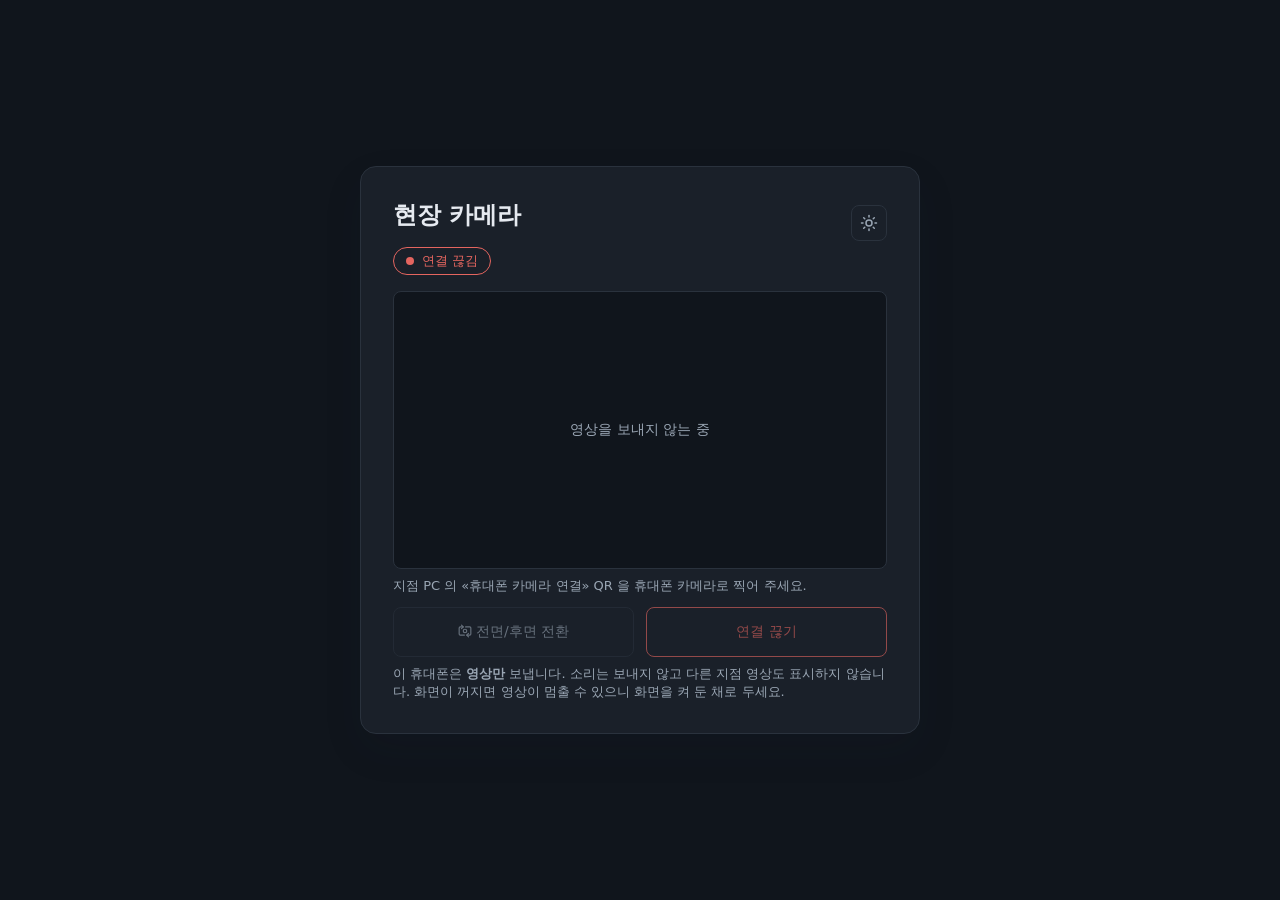
<file: static/camera.html>
<!DOCTYPE html>
<html lang="ko" data-theme="dark">
<head>
<meta charset="utf-8">
<meta name="viewport" content="width=device-width, initial-scale=1">
<title>현장 카메라 — VisionMeeting</title>
<link rel="icon" type="image/svg+xml" href="/static/favicon.svg">
<script>
  (function () {
    var theme = "dark";
    try { theme = localStorage.getItem("translator-theme") === "light" ? "light" : "dark"; } catch (e) {}
    document.documentElement.setAttribute("data-theme", theme);
  })();
</script>
<link rel="stylesheet" href="/static/style.css">
</head>
<body>

<!-- Lucide 아이콘 (lucide-static v0.460.0, ISC License) -->
<svg xmlns="http://www.w3.org/2000/svg" hidden>
  <symbol id="i-sun" viewBox="0 0 24 24"><circle cx="12" cy="12" r="4"/><path d="M12 2v2"/><path d="M12 20v2"/><path d="m4.93 4.93 1.41 1.41"/><path d="m17.66 17.66 1.41 1.41"/><path d="M2 12h2"/><path d="M20 12h2"/><path d="m6.34 17.66-1.41 1.41"/><path d="m19.07 4.93-1.41 1.41"/></symbol>
  <symbol id="i-moon" viewBox="0 0 24 24"><path d="M12 3a6 6 0 0 0 9 9 9 9 0 1 1-9-9Z"/></symbol>
  <symbol id="i-switch-camera" viewBox="0 0 24 24"><path d="M11 19H4a2 2 0 0 1-2-2V7a2 2 0 0 1 2-2h5"/><path d="M13 5h7a2 2 0 0 1 2 2v10a2 2 0 0 1-2 2h-5"/><circle cx="12" cy="12" r="3"/><path d="m18 22-3-3 3-3"/><path d="m6 2 3 3-3 3"/></symbol>
</svg>

<main class="center-view">
  <section class="card">
    <div class="card-head">
      <h1>현장 카메라</h1>
      <button type="button" class="icon-btn theme-toggle" aria-label="화면 테마 바꾸기" title="화면 테마 바꾸기">
        <svg class="icon"><use href="#i-sun"></use></svg>
      </button>
    </div>

    <div id="cam-conn" class="badge badge-unknown">
      <span class="dot"></span><span class="badge-text">연결 준비 중</span>
    </div>

    <div class="preview camera-preview">
      <video id="cam-video" autoplay muted playsinline></video>
      <p id="cam-empty" class="preview-empty">카메라를 여는 중…</p>
    </div>
    <p id="cam-status" class="reason" aria-live="polite"></p>

    <div class="form-row">
      <div class="field grow">
        <button type="button" id="cam-flip" class="ghost control" disabled><svg class="icon"><use href="#i-switch-camera"></use></svg>전면/후면 전환</button>
      </div>
      <div class="field grow"><button type="button" id="cam-leave" class="ghost control danger" disabled>연결 끊기</button></div>
    </div>

    <p class="reason">이 휴대폰은 <b>영상만</b> 보냅니다. 소리는 보내지 않고 다른 지점 영상도 표시하지 않습니다.
      화면이 꺼지면 영상이 멈출 수 있으니 화면을 켜 둔 채로 두세요.</p>
  </section>
</main>

<script src="/static/rtc.js"></script>
<script src="/static/camera.js"></script>
</body>
</html>
</file>
<file: static/style.css>
/* DESIGN.md - «회의실 가독성 우선» 토큰과 레이아웃
   밝은 테마 = 프로젝트 DESIGN.md 값, 어두운 테마(기본) = 전역 DESIGN.md colors-dark 값 */
:root {
  --bg: #eef2f7;
  --bg-top: #f8fafc;
  --surface: #ffffff;
  --surface-2: #f6f8fb;
  --surface-strong: #e8eef7;
  --border: #d7dee8;
  --text: #172033;
  --text-dim: #5c6a7d;
  --accent: #3159d9;
  --accent-hover: #274abe;
  --accent-soft: #eaf0ff;
  --accent-border: #cdd9ff;
  --on-accent: #ffffff;
  --notice-bg: #f3f6ff;
  --border-strong: #aeb9c8;
  --ok: #137a4e;
  --ok-soft: #e9f7f0;
  --ok-border: #bfe4d1;
  --warn: #9a5700;
  --danger: #c63636;
  --danger-soft: #fdecec;
  --danger-border: #f3c4c4;
  --shadow: 0 16px 40px rgba(23, 32, 51, 0.09);

  --sp-1: 4px; --sp-2: 8px; --sp-3: 12px; --sp-4: 16px; --sp-5: 24px; --sp-6: 32px;
  --radius: 8px;
  --font: "Segoe UI", "Malgun Gothic", system-ui, sans-serif;
  /* 전역 DESIGN.md Form row: 본문 줄높이 + 입력 패딩(12px) + 테두리 */
  --control-h: calc(1rem * 1.5 + 2 * 12px + 2px);
  color-scheme: light;
}

:root[data-theme="dark"] {
  --bg: #10151C;
  --bg-top: #10151C;
  --surface: #1A2029;
  --surface-2: #10151C;
  --surface-strong: #2A323D;
  --border: #2A323D;
  --border-strong: #9AA6B4;
  --text: #E6EAF0;
  --text-dim: #9AA6B4;
  --accent: #5B82E8;
  --accent-hover: #7396EE;
  --accent-soft: #22304F;
  --accent-border: #5B82E8;
  --on-accent: #1A2029;
  --notice-bg: #22304F;
  --ok: #2FA968;
  --ok-soft: #1A2029;
  --ok-border: #2FA968;
  --warn: #C79A3A;
  --danger: #E4655F;
  --danger-soft: #1A2029;
  --danger-border: #E4655F;
  color-scheme: dark;
}

* { box-sizing: border-box; }

/* .center-view / #meeting-view 의 display:flex 가 [hidden] 기본값을 이기므로 명시한다. */
[hidden] { display: none !important; }

body {
  margin: 0;
  background: linear-gradient(180deg, var(--bg-top) 0%, var(--bg) 100%);
  color: var(--text);
  font-family: var(--font);
  font-size: 16px;
}

button:focus-visible,
input:focus-visible,
select:focus-visible {
  outline: 2px solid var(--accent);
  outline-offset: 2px;
}

/* --- 입장 화면 --- */
.center-view {
  min-height: 100vh;
  display: flex;
  align-items: center;
  justify-content: center;
  padding: var(--sp-4);
}

.card {
  width: 100%;
  max-width: 480px;
  background: var(--surface);
  border: 1px solid var(--border);
  border-radius: 16px;
  padding: var(--sp-6);
  box-shadow: var(--shadow);
}

.card h1 {
  margin: 0 0 var(--sp-4);
  font-size: 1.5rem;
}

.tag {
  font-size: 0.8125rem;
  color: var(--accent);
  background: var(--accent-soft);
  border: 1px solid var(--accent-border);
  border-radius: 999px;
  padding: 2px var(--sp-2);
  vertical-align: middle;
}

label {
  display: block;
  margin: var(--sp-4) 0 var(--sp-1);
  font-size: 0.8125rem;
  font-weight: 500;
  color: var(--text-dim);
}

input[type="text"], input[type="password"], select {
  width: 100%;
  padding: var(--sp-3);
  background: var(--surface-2);
  color: var(--text);
  border: 1px solid var(--border);
  border-radius: var(--radius);
  font-size: 1rem;
  font-family: inherit;
}

input[type="text"]:hover, input[type="password"]:hover, select:hover { border-color: var(--border-strong); }
input[type="text"]:focus, input[type="password"]:focus, select:focus { border-color: var(--accent); }

.row { display: flex; gap: var(--sp-3); }
.col { flex: 1; min-width: 0; }

.notice {
  margin-top: var(--sp-5);
  padding: var(--sp-4);
  background: var(--notice-bg);
  border: 1px solid var(--accent-border);
  border-radius: var(--radius);
  font-size: 0.875rem;
}

.notice p { margin: var(--sp-2) 0 var(--sp-3); color: var(--text-dim); line-height: 1.6; }

.check { display: flex; gap: var(--sp-2); align-items: flex-start; margin: 0; color: var(--text); }
.check input { margin-top: 3px; accent-color: var(--accent); }

.primary {
  margin-top: var(--sp-5);
  width: 100%;
  padding: var(--sp-4);
  background: var(--accent);
  color: var(--on-accent);
  border: none;
  border-radius: var(--radius);
  font-size: 1.0625rem;
  font-weight: 700;
  font-family: inherit;
  cursor: pointer;
  box-shadow: 0 8px 18px rgba(49, 89, 217, 0.2);
  transition: background-color 160ms ease, transform 160ms ease, box-shadow 160ms ease;
}

.primary:hover:not(:disabled) { background: var(--accent-hover); transform: translateY(-1px); }
.primary:disabled { background: var(--surface-strong); color: var(--text-dim); cursor: not-allowed; box-shadow: none; }

.error { color: var(--danger); font-size: 0.875rem; margin-top: var(--sp-3); }
.reason { color: var(--text-dim); font-size: 0.8125rem; margin: var(--sp-2) 0 0; }

/* --- 상태 배지 --- */
.badge {
  display: inline-flex;
  align-items: center;
  gap: var(--sp-2);
  padding: var(--sp-1) var(--sp-3);
  border-radius: 999px;
  border: 1px solid var(--border);
  background: var(--surface-2);
  font-size: 0.8125rem;
  font-weight: 500;
  white-space: nowrap;
}

.badge .dot { width: 8px; height: 8px; border-radius: 50%; background: var(--text-dim); }
.badge-ok .dot { background: var(--ok); }
.badge-bad .dot { background: var(--danger); }
.badge-ok { color: var(--ok); background: var(--ok-soft); border-color: var(--ok-border); }
.badge-bad { color: var(--danger); background: var(--danger-soft); border-color: var(--danger-border); }
/* 주의(Cloudflare 900 GB 넘음 — 중계 음성만, Q31): 경고색 토큰 재사용 */
.badge-warn .dot { background: var(--warn); }
.badge-warn { color: var(--warn); border-color: var(--warn); }
/* 중계 사용량 문구가 길어 좁은 화면(375px)에서 넘치지 않게 이 배지만 줄을 바꾼다 */
#relay-quota { max-width: 100%; white-space: normal; }

/* --- 회의 화면 --- */
#meeting-view { display: flex; flex-direction: column; height: 100vh; }

.topbar {
  flex: 0 0 auto;
  min-height: 64px;
  display: flex;
  align-items: center;
  justify-content: space-between;
  gap: var(--sp-4);
  padding: var(--sp-3) var(--sp-5);
  background: var(--surface);
  border-bottom: 1px solid var(--border);
  flex-wrap: wrap;
  box-shadow: 0 4px 14px rgba(23, 32, 51, 0.05);
}

.topbar-left { display: flex; align-items: baseline; gap: var(--sp-2); }
.room-label { color: var(--text-dim); font-size: 0.8125rem; }
.topbar-left strong { font-size: 1.25rem; letter-spacing: 0.06em; }
.topbar-right { display: flex; align-items: center; gap: var(--sp-3); flex-wrap: wrap; }

/* 윗부분 줄이기(2026-11-18 사용자 요청 — 영상 자리를 넓히려고): 회의 화면 상단의 배지·버튼·선택 상자를 높이 28px 로,
   여백·간격을 4/8px 로 줄인다. 글자는 최소 크기(0.8125rem) 유지. 참석 지점 줄도 얇게. */
.topbar { min-height: 0; gap: var(--sp-1) var(--sp-3); padding: var(--sp-1) var(--sp-4); }
.topbar-left { align-items: center; }
.topbar-left strong { font-size: 1.125rem; }
.topbar-right { gap: var(--sp-1) var(--sp-2); }
.topbar .badge { padding: 0 var(--sp-2); height: 28px; gap: var(--sp-1); }
.topbar .ghost { height: 28px; padding: 0 var(--sp-2); display: inline-flex; align-items: center; }
.topbar a.help-link { min-height: 28px; }
.topbar .engine-select { height: 28px; }
.topbar .icon-btn { width: 28px; height: 28px; }
.topbar .icon-btn .icon { width: 16px; height: 16px; }
#host-controls:not([hidden]) { display: flex; flex-wrap: wrap; align-items: center; gap: var(--sp-1) var(--sp-2); }
/* 넓은 화면: 오른쪽 묶음이 통째로 다음 줄로 내려가지 않고 회의 번호 옆에서 시작해 안에서 줄을 바꾼다(1280px 에서 3줄 → 2줄) */
@media (min-width: 901px) {
  .topbar { flex-wrap: nowrap; }
  .topbar-left { flex: 0 0 auto; }
  .topbar-right { flex: 1 1 auto; min-width: 0; justify-content: flex-end; }
  #host-controls:not([hidden]) { justify-content: flex-end; }
}
#meeting-view .participants { padding: var(--sp-1) var(--sp-4); }
#meeting-view .participants li { padding: 0 var(--sp-2); }
.count { color: var(--text-dim); font-size: 0.8125rem; }

.ghost {
  background: var(--surface);
  color: var(--text-dim);
  border: 1px solid var(--border);
  border-radius: var(--radius);
  padding: var(--sp-1) var(--sp-3);
  font-size: 0.8125rem;
  font-family: inherit;
  cursor: pointer;
}

.ghost:hover { color: var(--text); border-color: var(--border-strong); background: var(--surface-2); }

.ghost.danger { color: var(--danger); border-color: var(--danger); }

.participants {
  flex: 0 0 auto;
  display: flex;
  gap: var(--sp-2);
  flex-wrap: wrap;
  list-style: none;
  margin: 0;
  padding: var(--sp-2) var(--sp-5);
  border-bottom: 1px solid var(--border);
  font-size: 0.8125rem;
  color: var(--text-dim);
  background: var(--bg-top);
}

.participants li { padding: var(--sp-1) var(--sp-3); background: var(--surface); border: 1px solid var(--border); border-radius: 999px; }
.summary {
  flex: 0 1 45%;
  overflow-y: auto;
  max-width: 900px;
  width: 100%;
  margin: var(--sp-3) auto 0;
  padding: var(--sp-4);
  background: var(--surface);
  border: 1px solid var(--border);
  border-left: 3px solid var(--ok);
  border-radius: var(--radius);
  box-shadow: 0 6px 18px rgba(23, 32, 51, 0.05);
}

.summary-head { display: flex; align-items: center; gap: var(--sp-3); margin-bottom: var(--sp-2); }
.summary-head strong { font-size: 1rem; }
.summary-head .ghost { margin-left: auto; }
.summary-tabs { display: flex; gap: var(--sp-1); }
.summary-tabs button {
  background: var(--surface-2);
  color: var(--text-dim);
  border: 1px solid var(--border);
  border-radius: 999px;
  padding: 2px var(--sp-3);
  font-size: 0.8125rem;
  font-family: inherit;
  cursor: pointer;
}
.summary-tabs button.active { color: var(--accent); background: var(--accent-soft); border-color: var(--accent); }
.summary-body h3 { font-size: 0.9375rem; margin: var(--sp-3) 0 var(--sp-1); color: var(--text); }
.summary-body h3:first-child { margin-top: 0; }
.summary-body ul { margin: 0; padding-left: 1.25em; line-height: 1.5; }
.summary-body p { margin: 0 0 var(--sp-1); line-height: 1.5; }
.summary-body .pending { color: var(--text-dim); }

.transcript {
  flex: 1 1 auto;
  overflow-y: auto;
  padding: var(--sp-5);
  max-width: 900px;
  width: 100%;
  margin: 0 auto;
}

.entry {
  background: var(--surface);
  border: 1px solid var(--border);
  border-left: 3px solid var(--accent);
  border-radius: var(--radius);
  padding: var(--sp-4);
  margin-bottom: var(--sp-3);
  box-shadow: 0 6px 18px rgba(23, 32, 51, 0.05);
}

.entry .meta { font-size: 0.8125rem; font-weight: 500; color: var(--text-dim); margin-bottom: var(--sp-2); }
.entry .translated { font-size: 1.375rem; font-weight: 600; line-height: 1.5; }
.entry .original { font-size: 1rem; color: var(--text-dim); margin-top: var(--sp-2); line-height: 1.5; }
/* 브라우저 번역(Q29): 번역 중에는 흐리게, 번역 불가는 경고색 작은 글씨(가짜 번역 대신 이유를 보인다) */
.entry .translated.pending { color: var(--text-dim); font-weight: 500; font-size: 1rem; }
.entry .translated.failed { color: var(--warn); font-weight: 500; font-size: 0.9375rem; }

.interim {
  max-width: 900px;
  width: 100%;
  margin: 0 auto var(--sp-3);
  padding: var(--sp-3) var(--sp-4);
  border: 1px dashed var(--border);
  border-radius: var(--radius);
  color: var(--text-dim);
  font-size: 1.125rem;
  background: var(--surface);
}
/* Q32: 여러 지점이 동시에 말하면 지점마다 한 줄 */
.interim-line + .interim-line { margin-top: var(--sp-1); }

.bottombar {
  flex: 0 0 auto;
  padding: var(--sp-2) var(--sp-4);
  background: var(--surface);
  border-top: 1px solid var(--border);
  box-shadow: 0 -6px 20px rgba(23, 32, 51, 0.06);
}

/* 작은 켜기/끄기 버튼(번역 음성·설정 펼치기): 켜짐은 강조색, 꺼짐은 평소 색(꺼짐을 경고색으로 보이지 않게) */
.talk-options { display: flex; flex-wrap: wrap; justify-content: center; gap: var(--sp-2); max-width: 900px; margin: 0 auto var(--sp-2); }
.ghost.continuous-toggle[aria-pressed="false"] { color: var(--text-dim); border-color: var(--border); }
.ghost.continuous-toggle[aria-pressed="true"] { color: var(--accent); border-color: var(--accent-border); background: var(--accent-soft); }

.floor-status {
  max-width: 900px;
  margin: var(--sp-1) auto 0;
  font-size: 0.8125rem;
  color: var(--text-dim);
  text-align: center;
}

/* Q32: 마이크·스피커 버튼 — 작은 버튼으로 «번역 음성» 과 같은 줄(2026-11-16 사용자 요청: 72px 큰 버튼이 너무 크다).
   켜짐은 강조색 채움, 꺼짐은 위험색 채움(+ «꺼짐» 글자·아이콘, 색만으로 구분하지 않음) — 마이크를 끄면 자막도 멈추므로 다른 작은 버튼보다 눈에 띄게 채운다 */
.talk {
  flex: 0 0 auto;
  display: inline-flex;
  align-items: center;
  justify-content: center;
  gap: var(--sp-1);
  white-space: nowrap;
  height: 32px;
  padding: 0 var(--sp-3);
  border: none;
  border-radius: var(--radius);
  background: var(--accent);
  color: var(--on-accent);
  font-size: 0.8125rem;
  font-weight: 700;
  font-family: inherit;
  cursor: pointer;
  transition: background-color 160ms ease;
}

.talk .icon { width: 16px; height: 16px; }
.talk[aria-pressed="false"] { background: var(--danger); color: var(--on-accent); box-shadow: none; }
.talk:disabled { background: var(--surface-strong); color: var(--text-dim); cursor: not-allowed; box-shadow: none; }

@media (prefers-reduced-motion: reduce) {
  .primary, .talk { transition: none; }
}

@media (max-width: 900px) {
  .transcript, .bottombar, .topbar, .participants { padding-left: var(--sp-4); padding-right: var(--sp-4); }
}

/* --- 영상 | 자막 나란히 (2026-11-16 사용자 요청: 영상 70% · 자막 30%, 마우스로 폭 조절) --- */
.stage { flex: 1 1 auto; min-height: 0; display: flex; --video-share: 70%; }
.stage-video { flex: 0 1 var(--video-share); min-width: 0; min-height: 0; display: flex; flex-direction: column; overflow-y: auto; }
.stage-captions { flex: 1 1 0; min-width: 240px; min-height: 0; display: flex; flex-direction: column;
  background: var(--bg-top); border-left: 1px solid var(--border); }
.stage-captions .transcript { max-width: none; padding: var(--sp-4); }
.stage-captions .interim { max-width: none; width: auto; margin: 0 var(--sp-4) var(--sp-3); }
.video-wrap { flex: 1 1 auto; min-height: 0; display: flex; flex-direction: column; }
/* align-content: start — 영상 자리를 채우려고 늘린 격자에서 타일 줄까지 늘어나 영상 아래 빈 띠가 생겼다(2026-11-16) */
.stage .video-grid { flex: 1 1 auto; max-height: none; min-height: 0; align-content: start; }
/* 끌기 막대: 평소엔 얇은 선, 마우스를 올리거나 끄는 중·키보드 초점이면 강조색 */
.stage-splitter { flex: 0 0 var(--sp-2); position: relative; cursor: col-resize; touch-action: none; }
.stage-splitter::after { content: ""; position: absolute; top: 0; bottom: 0; left: calc(50% - 1px); width: 2px; background: var(--border); }
.stage-splitter:hover::after, .stage-splitter:focus-visible::after, body.resizing .stage-splitter::after { background: var(--accent); }
.stage-splitter:focus-visible { outline: 2px solid var(--accent); outline-offset: -2px; }
body.resizing { cursor: col-resize; user-select: none; }
body.resizing video { pointer-events: none; }
/* 넓은 화면: 타일이 영상 자리(video-wrap = 화면 분석·회의 정리를 뺀 높이) 안에 들어오게 폭을 그 높이(100cqh)에서 계산한다(16:9, 위아래 여백 40px).
   한 줄 = row1, 두 줄(3~4곳) = row2. 하단 조작부가 높아 칸이 낮으면 타일이 잘려 스크롤이 생겼다(2026-11-16 확인). */
/* 2026-11-18 사용자 요청 «화상 화면이 작다»: 타일 상한(480px·크게 보기 960px)을 없애 영상 자리(높이·폭)를 다 쓰게 했다. 여백도 8px 로. */
@media (min-width: 901px) {
  .video-wrap { container-type: size; }
  .stage .video-grid { padding: var(--sp-2); border-bottom: 0;
    --row1: max(160px, calc((100cqh - 24px) * 16 / 9)); --row2: max(120px, calc((100cqh - 32px) / 2 * 16 / 9));
    grid-template-columns: repeat(auto-fit, minmax(min(240px, 45%, var(--row1)), min(480px, var(--row1)))); }
  /* 칸 수는 화면 수로 정한다. auto-fit 은 칸 최대 폭(row1 ≈ 영상 자리 높이×16/9)으로 몇 칸 들어갈지 세기 때문에
     상한을 없애면 2곳도 한 칸씩 세로로 쌓였다(2026-11-18 사용자 보고 «바둑판 2곳이 세로»). 2곳 = 가로 두 칸. */
  .stage .video-grid[data-count="1"] { grid-template-columns: minmax(0, var(--row1)); }
  .stage .video-grid[data-count="2"] { grid-template-columns: repeat(2, minmax(0, var(--row1))); }
  .stage .video-grid[data-count="3"], .stage .video-grid[data-count="4"] { grid-template-columns: repeat(2, minmax(0, var(--row2))); }
  .stage .video-grid[data-count="5"], .stage .video-grid[data-count="6"] { grid-template-columns: repeat(3, minmax(0, var(--row2))); }
  .stage .video-grid[data-layout="row"] .tile { max-width: var(--row1); }
  .stage .video-grid[data-layout="focus"] { --main-w: min(100%, max(240px, calc((100cqh - 150px) * 16 / 9))); }
}
/* 좁은 화면: 위(영상)·아래(자막)로 쌓고 막대는 숨긴다 */
/* 화면 높이에 모두 밀어 넣으면 영상이 조작부와 겹치고 자막 칸이 0 이 되어(2026-11-16 375px 확인) 페이지 전체를 세로로 스크롤한다 */
@media (max-width: 900px) {
  #meeting-view { height: auto; min-height: 100vh; }
  .stage { flex: 0 0 auto; flex-direction: column; }
  .stage-video { flex: 0 0 auto; overflow: visible; }
  .video-wrap { flex: 0 0 auto; }
  .stage .video-grid { flex: 0 0 auto; max-height: 55vh; }
  .stage-splitter { display: none; }
  .stage-captions { flex: 0 0 auto; height: 40vh; min-height: 200px; min-width: 0; border-left: 0; background: transparent; }
}

/* --- 1단계: 개설·참여 화면 --- */
.card { max-width: 560px; }
.card-head { display: flex; align-items: center; justify-content: space-between; gap: var(--sp-3); }
.card-head h1 { margin-bottom: var(--sp-4); }

.icon { width: 18px; height: 18px; fill: none; stroke: currentColor; stroke-width: 2;
  stroke-linecap: round; stroke-linejoin: round; flex: 0 0 auto; }
.icon-btn {
  display: inline-flex; align-items: center; justify-content: center;
  width: 36px; height: 36px; padding: 0;
  background: var(--surface); color: var(--text-dim);
  border: 1px solid var(--border); border-radius: var(--radius); cursor: pointer;
}
.icon-btn:hover { color: var(--text); border-color: var(--border-strong); }
.head-actions { display: flex; align-items: center; gap: var(--sp-2); margin-bottom: var(--sp-4); }
a.help-link { display: inline-flex; align-items: center; min-height: 36px; text-decoration: none; white-space: nowrap; }
a.help-link:focus-visible { outline: 2px solid var(--accent); outline-offset: 2px; }
.ghost .icon { width: 14px; height: 14px; vertical-align: -2px; margin-right: var(--sp-1); }

.segmented { display: flex; gap: var(--sp-1); margin-top: var(--sp-4); padding: var(--sp-1);
  background: var(--surface-2); border: 1px solid var(--border); border-radius: var(--radius); }
.segmented button { flex: 1; padding: var(--sp-2); background: transparent; color: var(--text-dim);
  border: 1px solid transparent; border-radius: 6px; font: inherit; font-weight: 600; cursor: pointer; }
.segmented button[aria-selected="true"] { background: var(--surface); color: var(--accent); border-color: var(--accent-border); }

.secondary { margin-top: var(--sp-4); width: 100%; height: var(--control-h); background: var(--accent-soft);
  color: var(--accent); border: 1px solid var(--accent-border); border-radius: var(--radius);
  font: inherit; font-weight: 700; cursor: pointer; }
.secondary:disabled { opacity: 0.6; cursor: not-allowed; }

.created { margin-top: var(--sp-4); padding: var(--sp-4); background: var(--surface-2);
  border: 1px solid var(--border); border-left: 3px solid var(--ok); border-radius: var(--radius); }
.created-row { display: flex; justify-content: space-between; gap: var(--sp-3); padding: var(--sp-1) 0; }
.created-row span { color: var(--text-dim); font-size: 0.875rem; }
.created-row strong { font-size: 1.25rem; letter-spacing: 0.06em; }
.created label { margin-top: var(--sp-3); }

/* 전역 DESIGN.md «Form row»: 라벨 길이와 무관하게 상자 아래선을 맞춘다 */
.form-row { display: flex; flex-wrap: wrap; align-items: flex-end; gap: var(--sp-2) var(--sp-3); }
.form-row .field { display: flex; flex-direction: column; justify-content: flex-end; min-width: 0; }
.form-row .field.grow { flex: 1 1 160px; }
.form-row input, .form-row select, .form-row .control { height: var(--control-h); box-sizing: border-box; }
.form-row .control { padding: 0 var(--sp-3); font-size: 0.875rem; white-space: nowrap; }
.form-row label { margin-top: var(--sp-4); }
.form-row + .form-row { margin-top: var(--sp-2); }
.ghost[aria-pressed="false"] { color: var(--danger); border-color: var(--danger-border); }

.preview { position: relative; margin-top: var(--sp-4); aspect-ratio: 16 / 9; overflow: hidden;
  background: var(--surface-2); border: 1px solid var(--border); border-radius: var(--radius); }
.preview video { width: 100%; height: 100%; object-fit: cover; transform: scaleX(-1); display: block; }
.preview-empty { position: absolute; inset: 0; display: flex; align-items: center; justify-content: center;
  margin: 0; padding: var(--sp-4); text-align: center; color: var(--text-dim); font-size: 0.875rem; }
.meter { margin-top: var(--sp-2); height: 8px; background: var(--surface-2); border: 1px solid var(--border);
  border-radius: 999px; overflow: hidden; }
.meter-fill { width: 0%; height: 100%; background: var(--ok); transition: width 80ms linear; }

.topbar-left .ghost { margin-left: var(--sp-2); align-self: center; }

@media (max-width: 480px) {
  .card { padding: var(--sp-4); }
}

/* --- 2단계: 영상 타일 · 회의 중 장치 · 휴대폰 카메라 --- */
.video-grid {
  flex: 0 0 auto;
  display: grid;
  /* 타일이 1~2개여도 화면 폭 전체로 커지지 않게 최대 480px, 가운데 정렬 (배치 4종은 3단계) */
  grid-template-columns: repeat(auto-fit, minmax(min(240px, 45%), 480px));
  justify-content: center;
  gap: var(--sp-2);
  max-height: 55vh;
  overflow-y: auto;
  padding: var(--sp-3) var(--sp-5);
  border-bottom: 1px solid var(--border);
}
.video-grid:empty { display: none; }
/* 4개(3~4곳)는 2×2. 두 줄이 영상 영역(55vh) 안에 들어가도록 폭을 높이에서 계산한다: 한 줄 높이 ≈ (55vh-40px)/2, 폭 = 높이×16/9 */
.video-grid[data-count="4"] { grid-template-columns: repeat(2, minmax(0, min(480px, calc((55vh - 40px) * 8 / 9)))); }
/* 3개도 2×2(설계 §5 «3~4곳: 2×2») — 위 2개, 아래 1개는 가운데. 전엔 넓은 화면에서 3개가 한 줄로 나왔다(2026-11-11 사용자 보고) */
.video-grid[data-count="3"] { grid-template-columns: repeat(2, minmax(0, min(480px, calc((55vh - 40px) * 8 / 9)))); }
.video-grid[data-layout="grid"][data-count="3"] .tile:last-child { grid-column: 1 / -1; justify-self: center;
  width: calc((100% - var(--sp-2)) / 2); }
/* 높이가 제한된 격자 안에서 타일이 눌려 겹치지 않도록, 16:9 비율은 타일이 아니라 영상이 갖는다. */
.tile { position: relative; background: var(--surface-strong);
  border: 1px solid var(--border); border-radius: var(--radius); }
.tile video { width: 100%; aspect-ratio: 16 / 9; object-fit: cover; display: block; border-radius: calc(var(--radius) - 1px); }
.tile-me video { transform: scaleX(-1); }
.tile-camera { border-color: var(--accent-border); }
.tile-empty { position: absolute; inset: 0; display: flex; align-items: center; justify-content: center;
  margin: 0; padding: var(--sp-3); text-align: center; color: var(--text-dim); font-size: 0.875rem;
  background: var(--surface-strong); border-radius: inherit; }
.tile-name { position: absolute; left: var(--sp-2); bottom: var(--sp-2); max-width: calc(100% - 2 * var(--sp-2));
  padding: 2px var(--sp-2); border-radius: 6px; background: var(--surface); color: var(--text);
  font-size: 0.8125rem; font-weight: 500; white-space: nowrap; overflow: hidden; text-overflow: ellipsis; }

/* --- 9단계: 회의 정리 엔진 선택(Host) --- */
.engine-select { width: auto; height: 34px; padding: 0 var(--sp-2); font-size: 0.8125rem; }

/* --- 7단계: 공유 화면 분석(모의 MOSS-VL). MOCK 은 실제 결과처럼 보이지 않게 경고색 배지 --- */
.vl-panel { max-width: 900px; width: calc(100% - 2 * var(--sp-4)); margin: var(--sp-2) auto 0; padding: var(--sp-2) var(--sp-3);
  border: 1px dashed var(--border); border-radius: var(--radius); background: var(--surface); font-size: 0.875rem; }
.vl-head { display: flex; align-items: center; gap: var(--sp-2); }
.vl-engine { color: var(--text-dim); font-size: 0.8125rem; }
.vl-text { margin: var(--sp-1) 0 0; color: var(--text-dim); line-height: 1.5; }
.mock-badge { padding: 1px 8px; border-radius: 999px; font-size: 0.75rem; font-weight: 700; letter-spacing: 0.04em;
  color: var(--warn); border: 1px solid var(--warn); }

/* --- 3단계: 화면 배치 · 화면 공유 · 말하는 사람 표시 --- */
/* 크게 보기: 큰 화면 1개를 맨 위 한 줄 전체에, 나머지는 아래 작은 타일 줄. 큰 화면 높이 + 작은 줄이 55vh 안에 들어가게 폭을 높이에서 계산 */
/* flex 로 줄을 나눈다: 큰 화면은 좌우 여백까지 합쳐 한 줄 전체(100%)를 차지해 혼자 맨 위에, 작은 타일은 아래 줄 가운데 */
.video-grid[data-layout="focus"] { --main-w: min(100%, 960px, calc((55vh - 170px) * 16 / 9));
  display: flex; flex-wrap: wrap; justify-content: center; align-content: flex-start; }
.video-grid[data-layout="focus"] .tile { flex: 0 0 160px; }
/* 가로 한 줄: 모든 화면을 같은 크기로 줄바꿈 없이 나란히(폭에 맞춰 줄어듦, 한 칸 최대 480px) */
.video-grid[data-layout="row"] { display: flex; flex-wrap: nowrap; justify-content: center; align-items: flex-start; }
.video-grid[data-layout="row"] .tile { flex: 1 1 0; min-width: 0; max-width: 480px; }

/* 공유 화면을 크게 볼 때(넓은 화면, body.screen-focus — 2026-11-11 사용자 요청 «문서가 너무 작다»):
   ① 아래 조작부의 장치·배치 두 줄을 접고(«설정 펼치기» 로 다시), ② 작은 타일은 오른쪽 세로 줄, ③ 영상 칸에서 남는 높이(--avail, JS 실측)를 공유 화면이 쓴다.
   자막은 오른쪽 칸에 그대로 있다(2026-11-16 영상|자막 나란히). 폭은 영상 칸(100%) 기준. 더 크게는 전체 화면 버튼. */
@media (min-width: 900px) {
  body.screen-focus:not(.settings-open) #meeting-view .media-bar { display: none; }
  body.screen-focus .video-grid[data-layout="focus"][data-screen="true"] { display: grid; flex: 1 1 auto; max-height: none; min-height: 0;
    align-content: start; justify-content: center; grid-auto-rows: min-content;
    grid-template-columns: minmax(0, min(calc(100% - 172px), calc((var(--avail, 50vh) - 36px) * 16 / 9))) 160px; }
  body.screen-focus .video-grid[data-screen="true"] .tile-main { grid-column: 1; grid-row: 1 / span 6; width: 100%; margin-inline: 0; }
  body.screen-focus .video-grid[data-screen="true"] .tile:not(.tile-main) { grid-column: 2; }
}
.settings-toggle { display: none; }
@media (min-width: 900px) { body.screen-focus .settings-toggle { display: inline-flex; } }
.video-grid[data-layout="focus"] .tile-main { order: -1; flex: 0 0 var(--main-w);
  margin-inline: calc((100% - var(--main-w)) / 2); }
.tile-screen video { object-fit: contain; background: #000; }
.tile-me.tile-screen video { transform: none; }  /* 내 공유 화면은 거울처럼 뒤집지 않는다 */
.tile-speaking { border-color: var(--ok); box-shadow: 0 0 0 2px var(--ok); }
/* 화면 공유 버튼: 꺼짐을 경고색(카메라·마이크 꺼짐)으로 보이지 않게 하고, 공유 중일 때만 강조 */
.ghost.share-toggle[aria-pressed="false"] { color: var(--text-dim); border-color: var(--border); }
.ghost.share-toggle[aria-pressed="true"] { color: var(--accent); border-color: var(--accent-border); background: var(--accent-soft); }
.tile-pin { position: absolute; top: var(--sp-2); right: var(--sp-2); display: inline-flex; align-items: center;
  justify-content: center; width: 32px; height: 32px; padding: 0; border: 1px solid var(--border); border-radius: 8px;
  background: var(--surface); color: var(--text); cursor: pointer; opacity: 0; transition: opacity 120ms; }
.tile:hover .tile-pin, .tile-pin:focus-visible { opacity: 1; }
/* 전체 화면(타일 오른쪽 위 버튼, 2026-11-18 사용자 요청 «전체 화면에서도 자막이 보이게»):
   타일만이 아니라 영상|자막 칸(#stage)을 모니터 전체로 띄우고, 고른 타일 하나만 영상 칸을 채운다. 자막 칸·폭 조절 막대는 그대로.
   #stage 로 묶어야 공유 화면 크게 보기(body.screen-focus …)의 격자 규칙을 이긴다. */
#stage:fullscreen { background: var(--bg); }
#stage[data-solo] .vl-panel, #stage[data-solo] .summary { display: none; }
#stage[data-solo] .video-grid { display: flex; flex: 1 1 auto; max-height: none; min-height: 0; padding: 0; border: 0; overflow: hidden; }
#stage[data-solo] .tile:not(.tile-solo) { display: none; }
#stage[data-solo] .tile-solo { flex: 1 1 auto; width: auto; min-width: 0; margin: 0; display: flex; align-items: center; justify-content: center;
  background: #000; border: 0; border-radius: 0; }
#stage[data-solo] .tile-solo video { width: 100%; height: 100%; aspect-ratio: auto; object-fit: contain; border-radius: 0; }
#stage[data-solo] .tile-pin { opacity: 1; width: 40px; height: 40px; }
#stage[data-solo] .tile-name { font-size: 1rem; }
@media (hover: none) { .tile-pin { opacity: 1; } }

/* 아래 조작부 한 줄(2026-11-18 사용자 요청 «화상 화면이 작다»): 장치·배치 상자와 작은 버튼을 한 줄에, 라벨은 상자 왼쪽.
   높이 32px 로 통일(Form row: 상자·버튼 높이 같게). 좁으면 줄바꿈. */
.bar-row { display: flex; flex-wrap: wrap; align-items: center; justify-content: center; gap: var(--sp-2) var(--sp-3); }
.media-bar { margin: 0; }
.bottombar .media-bar.form-row { align-items: center; gap: var(--sp-2); }
.bottombar .media-bar .field.inline { flex-direction: row; align-items: center; gap: var(--sp-1); }
.bottombar .media-bar label { margin: 0; white-space: nowrap; }
.bottombar .media-bar select { width: auto; max-width: 160px; height: 32px; padding: 0 var(--sp-2); font-size: 0.8125rem; }
.bottombar .media-bar .control { height: 32px; padding: 0 var(--sp-2); font-size: 0.8125rem; display: inline-flex; align-items: center; gap: var(--sp-1); }
.bottombar .media-bar .control .icon { width: 16px; height: 16px; }
.bottombar .talk-options { margin: 0; }
.media-status { max-width: 900px; margin: 0 auto var(--sp-1); text-align: center; color: var(--warn); font-size: 0.8125rem; }
.ghost.control:disabled { opacity: 0.6; cursor: not-allowed; }

#cam-status + .form-row { margin-top: var(--sp-3); }
.camera-preview video { transform: none; }
.camera-preview video.mirrored { transform: scaleX(-1); }

.dialog { width: min(420px, calc(100vw - 2 * var(--sp-4))); padding: var(--sp-5); color: var(--text);
  background: var(--surface); border: 1px solid var(--border); border-radius: 16px; box-shadow: var(--shadow); }
.dialog::backdrop { background: rgba(0, 0, 0, 0.55); }
.dialog h2 { margin: 0 0 var(--sp-2); font-size: 1.25rem; }
.qr-box { display: flex; justify-content: center; margin-top: var(--sp-4); }
.qr-box canvas { width: 264px; max-width: 100%; height: auto; border-radius: var(--radius); }
.qr-timer { display: block; margin: var(--sp-2) 0 0; text-align: center; }
.qr-link { margin-top: var(--sp-3); font-size: 0.8125rem; color: var(--text-dim); }
.qr-link input { margin-top: var(--sp-2); font-size: 0.8125rem; }

@media (max-width: 900px) {
  .video-grid { padding-left: var(--sp-4); padding-right: var(--sp-4); }
}
</file>
